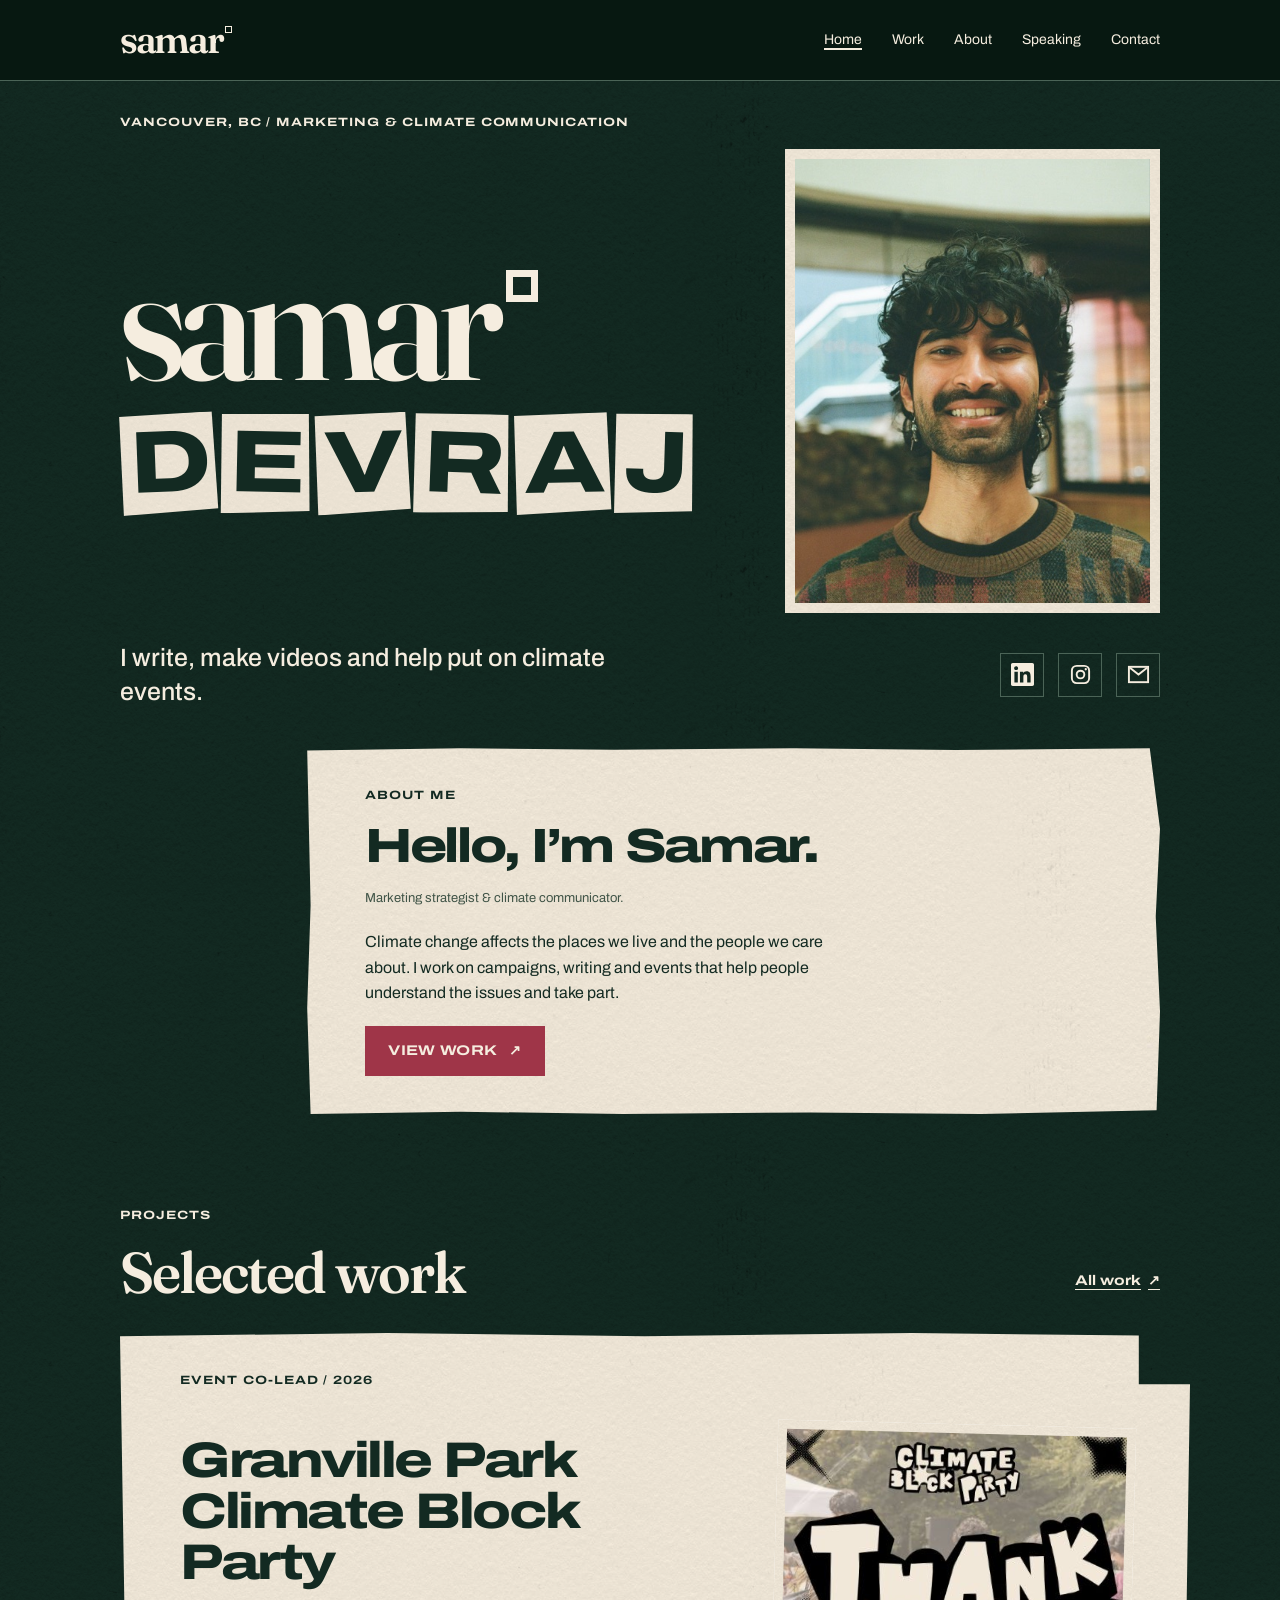
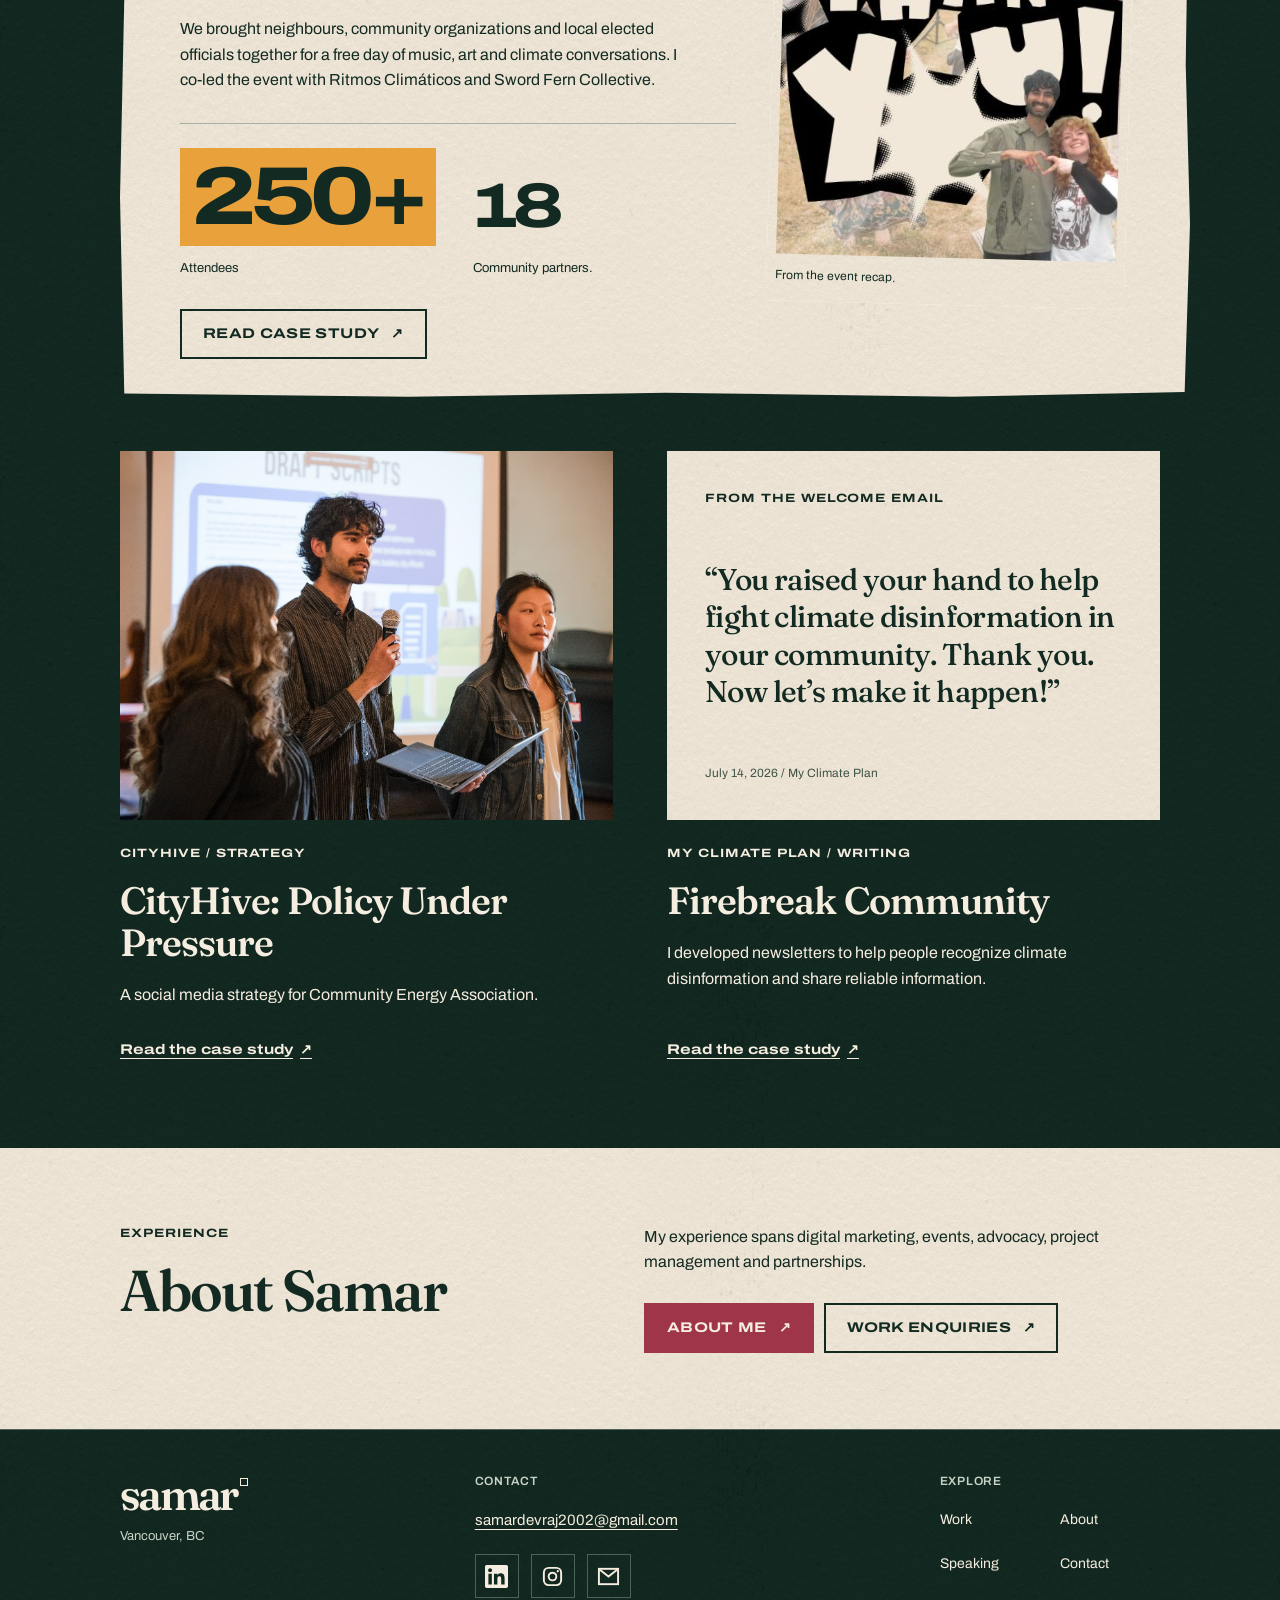
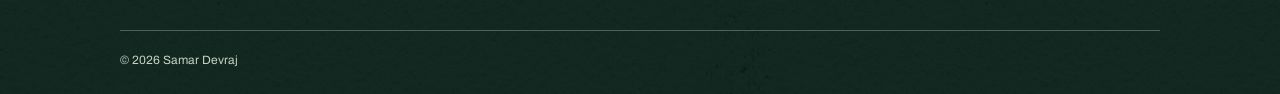
<file: index.html>
<!DOCTYPE html>

<html lang="en"><head><meta charset="utf-8"/><meta content="width=device-width,initial-scale=1" name="viewport"/><meta content="#132A22" name="theme-color"/><title>Marketing strategist &amp; climate communicator — Samar Devraj</title><meta content="Samar Devraj is a Vancouver-based marketing strategist and climate communicator working across campaigns, writing, events and strategy." name="description"/><meta content="website" property="og:type"/><meta content="Marketing strategist &amp; climate communicator — Samar Devraj" property="og:title"/><meta content="Samar Devraj is a Vancouver-based marketing strategist and climate communicator working across campaigns, writing, events and strategy." property="og:description"/><link href="assets/favicon.svg" rel="icon" type="image/svg+xml"/><link href="https://fonts.googleapis.com" rel="preconnect"/><link crossorigin="" href="https://fonts.gstatic.com" rel="preconnect"/><link href="https://fonts.googleapis.com/css2?family=Archivo:wdth,wght@100,400;100,500;100,600;125,600;125,700;125,800&amp;family=Fraunces:opsz,wght@9..144,500;9..144,600&amp;display=swap" rel="stylesheet"/><link href="styles.css" rel="stylesheet"/><script defer="" src="script.js"></script></head><body class="page-index"><a class="skip-link" href="#main">Skip to content</a><header class="site-header"><div class="header-inner"><a aria-label="Samar Devraj, home" class="brand" href="index.html">samar<span aria-hidden="true" class="degree"></span></a><button aria-controls="site-nav" aria-expanded="false" class="menu-toggle" type="button">Menu <span aria-hidden="true" class="menu-icon"></span></button><nav aria-label="Main navigation" class="site-nav" id="site-nav"><a aria-current="page" href="index.html">Home</a><a href="work.html">Work</a><a href="about.html">About</a><a href="speaking.html">Speaking</a><a href="contact.html">Contact</a></nav></div></header><main id="main" tabindex="-1">
<section class="home-hero"><div class="container"><p class="eyebrow">Vancouver, BC / Marketing &amp; climate communication</p><div class="hero-layout"><div class="hero-identity"><h1 aria-label="Samar Devraj" class="wordmark"><span class="first-name">samar<span aria-hidden="true" class="degree"></span></span><span class="surname"><span style="--tilt:-2.2deg">D</span><span style="--tilt:1.2deg">E</span><span style="--tilt:-1.6deg">V</span><span style="--tilt:2.1deg">R</span><span style="--tilt:-1.1deg">A</span><span style="--tilt:1.8deg">J</span></span></h1></div><figure class="hero-photo paper"><img alt="Samar smiling in a patterned sweater" decoding="async" fetchpriority="high" height="1440" sizes="(max-width: 520px) calc(100vw - 64px), (max-width: 760px) 34vw, (max-width: 1160px) 30vw, 360px" src="assets/samar-portrait.jpg" srcset="assets/samar-portrait-small.jpg 477w, assets/samar-portrait.jpg 954w" width="954"/></figure></div><div class="hero-bottom hero-summary"><p class="hero-intro">I write, make videos and help put on climate events.</p><div class="social-links"><a aria-label="LinkedIn" class="social-link" href="https://www.linkedin.com/in/samar-devraj/" rel="noopener" target="_blank" title="LinkedIn"><svg aria-hidden="true" focusable="false" height="24" viewbox="0 0 24 24" width="24"><path d="M20.447 20.452h-3.554v-5.569c0-1.328-.027-3.037-1.852-3.037-1.853 0-2.136 1.445-2.136 2.939v5.667H9.351V9h3.414v1.561h.046c.477-.9 1.637-1.85 3.37-1.85 3.601 0 4.267 2.37 4.267 5.455v6.286zM5.337 7.433c-1.144 0-2.063-.926-2.063-2.065 0-1.138.92-2.063 2.063-2.063 1.14 0 2.064.925 2.064 2.063 0 1.139-.925 2.065-2.064 2.065zm1.782 13.019H3.555V9h3.564v11.452zM22.225 0H1.771C.792 0 0 .774 0 1.729v20.542C0 23.227.792 24 1.771 24h20.451C23.2 24 24 23.227 24 22.271V1.729C24 .774 23.2 0 22.222 0h.003z" fill="currentColor"></path></svg></a><a aria-label="Instagram" class="social-link" href="https://www.instagram.com/hottest.samar.yet/" rel="noopener" target="_blank" title="Instagram"><svg aria-hidden="true" focusable="false" height="24" viewbox="0 0 24 24" width="24"><rect fill="none" height="18" rx="5" stroke="currentColor" stroke-width="2" width="18" x="3" y="3"></rect><circle cx="12" cy="12" fill="none" r="4" stroke="currentColor" stroke-width="2"></circle><circle cx="17.5" cy="6.5" fill="currentColor" r="1.2"></circle></svg></a><a aria-label="Email" class="social-link" href="mailto:samardevraj2002@gmail.com" title="Email"><svg aria-hidden="true" focusable="false" height="24" viewbox="0 0 24 24" width="24"><rect fill="none" height="16" stroke="currentColor" stroke-width="2" width="20" x="2" y="4"></rect><path d="m3 5 9 7 9-7" fill="none" stroke="currentColor" stroke-width="2"></path></svg></a></div></div></div></section>
<section class="positioning-section"><div class="container"><div class="positioning-sheet paper paper-piece"><p class="eyebrow">About me</p><h2 class="wide-title">Hello, I’m Samar.</h2><p class="quiet positioning-role">Marketing strategist &amp; climate communicator.</p><p>Climate change affects the places we live and the people we care about. I work on campaigns, writing and events that help people understand the issues and take part.</p><a class="button" href="work.html">View work <span aria-hidden="true">↗</span></a></div></div></section>
<section class="section"><div class="container"><div class="section-heading"><div><p class="eyebrow">Projects</p><h2 class="section-title">Selected work</h2></div><a class="text-link" href="work.html">All work <span aria-hidden="true">↗</span></a></div>
<article class="invitation paper open-corner paper-piece"><div class="invitation-copy"><div class="invitation-mast"><p class="eyebrow">Event co-lead / 2026</p></div><h3 class="invitation-title">Granville Park<br/>Climate Block Party</h3><p>We brought neighbours, community organizations and local elected officials together for a free day of music, art and climate conversations. I co-led the event with Ritmos Climáticos and Sword Fern Collective.</p><div class="result-row"><div><strong class="result">250+</strong><span>Attendees</span></div><div><strong class="partner-result">18</strong><span>Community partners.</span></div></div><a class="button secondary" href="work/block-party.html">Read case study <span aria-hidden="true">↗</span></a></div><figure class="featured-artifact"><img alt="The Block Party’s collage thank-you graphic, with photographs of organizers and attendees" height="500" loading="lazy" src="assets/block-party-recap.jpg" width="400"/><figcaption>From the event recap.</figcaption></figure></article>
<div class="selected-pair"><article class="selected-story"><img alt="Samar presenting a building-policy communications strategy with his CityHive teammates" class="selected-media" height="1067" loading="lazy" src="assets/cityhive.jpg" width="1600"/><p class="eyebrow">CityHive / Strategy</p><h3>CityHive: Policy Under Pressure</h3><p>A social media strategy for Community Energy Association.</p><a class="text-link" href="work/cityhive.html">Read the case study <span aria-hidden="true">↗</span></a></article><article class="selected-story letter-story"><blockquote class="selected-media selected-excerpt"><span class="eyebrow">From the welcome email</span><p>“You raised your hand to help fight climate disinformation in your community. Thank you. Now let’s make it happen!”</p><cite>July 14, 2026 / My Climate Plan</cite></blockquote><p class="eyebrow">My Climate Plan / Writing</p><h3>Firebreak Community</h3><p>I developed newsletters to help people recognize climate disinformation and share reliable information.</p><a class="text-link" href="work/firebreak.html">Read the case study <span aria-hidden="true">↗</span></a></article></div></div></section>
<section class="section paper"><div class="container about-teaser"><div><p class="eyebrow">Experience</p><h2 class="section-title">About Samar</h2></div><div><p>My experience spans digital marketing, events, advocacy, project management and partnerships.</p><a class="button" href="about.html">About me <span aria-hidden="true">↗</span></a><a class="button secondary" href="contact.html">Work enquiries <span aria-hidden="true">↗</span></a></div></div></section></main><footer class="site-footer">
<div class="container">
<div class="footer-top">
<div class="footer-identity">
<a aria-label="Samar Devraj, home" class="footer-brand" href="index.html">samar<span aria-hidden="true" class="degree"></span></a>
<p class="footer-location">Vancouver, BC</p>
</div>
<div class="footer-contact">
<p class="footer-label">Contact</p>
<a class="footer-email" href="mailto:samardevraj2002@gmail.com">samardevraj2002@gmail.com</a>
<div class="social-links">
<a aria-label="LinkedIn" class="social-link" href="https://www.linkedin.com/in/samar-devraj/" rel="noopener" target="_blank" title="LinkedIn">
<svg aria-hidden="true" focusable="false" height="24" viewbox="0 0 24 24" width="24"><path d="M20.447 20.452h-3.554v-5.569c0-1.328-.027-3.037-1.852-3.037-1.853 0-2.136 1.445-2.136 2.939v5.667H9.351V9h3.414v1.561h.046c.477-.9 1.637-1.85 3.37-1.85 3.601 0 4.267 2.37 4.267 5.455v6.286zM5.337 7.433c-1.144 0-2.063-.926-2.063-2.065 0-1.138.92-2.063 2.063-2.063 1.14 0 2.064.925 2.064 2.063 0 1.139-.925 2.065-2.064 2.065zm1.782 13.019H3.555V9h3.564v11.452zM22.225 0H1.771C.792 0 0 .774 0 1.729v20.542C0 23.227.792 24 1.771 24h20.451C23.2 24 24 23.227 24 22.271V1.729C24 .774 23.2 0 22.222 0h.003z" fill="currentColor"></path></svg>
</a>
<a aria-label="Instagram" class="social-link" href="https://www.instagram.com/hottest.samar.yet/" rel="noopener" target="_blank" title="Instagram">
<svg aria-hidden="true" focusable="false" height="24" viewbox="0 0 24 24" width="24"><rect fill="none" height="18" rx="5" stroke="currentColor" stroke-width="2" width="18" x="3" y="3"></rect><circle cx="12" cy="12" fill="none" r="4" stroke="currentColor" stroke-width="2"></circle><circle cx="17.5" cy="6.5" fill="currentColor" r="1.2"></circle></svg>
</a>
<a aria-label="Email" class="social-link" href="mailto:samardevraj2002@gmail.com" title="Email">
<svg aria-hidden="true" focusable="false" height="24" viewbox="0 0 24 24" width="24"><rect fill="none" height="16" stroke="currentColor" stroke-width="2" width="20" x="2" y="4"></rect><path d="m3 5 9 7 9-7" fill="none" stroke="currentColor" stroke-width="2"></path></svg>
</a>
</div>
</div>
<nav aria-label="Footer navigation" class="footer-navigation">
<p class="footer-label">Explore</p>
<div class="footer-links">
<a href="work.html">Work</a>
<a href="about.html">About</a>
<a href="speaking.html">Speaking</a>
<a href="contact.html">Contact</a>
</div>
</nav>
</div>
<div class="footer-bottom">© <span data-year="">2026</span> Samar Devraj</div>
</div>
</footer></body></html>
</file>
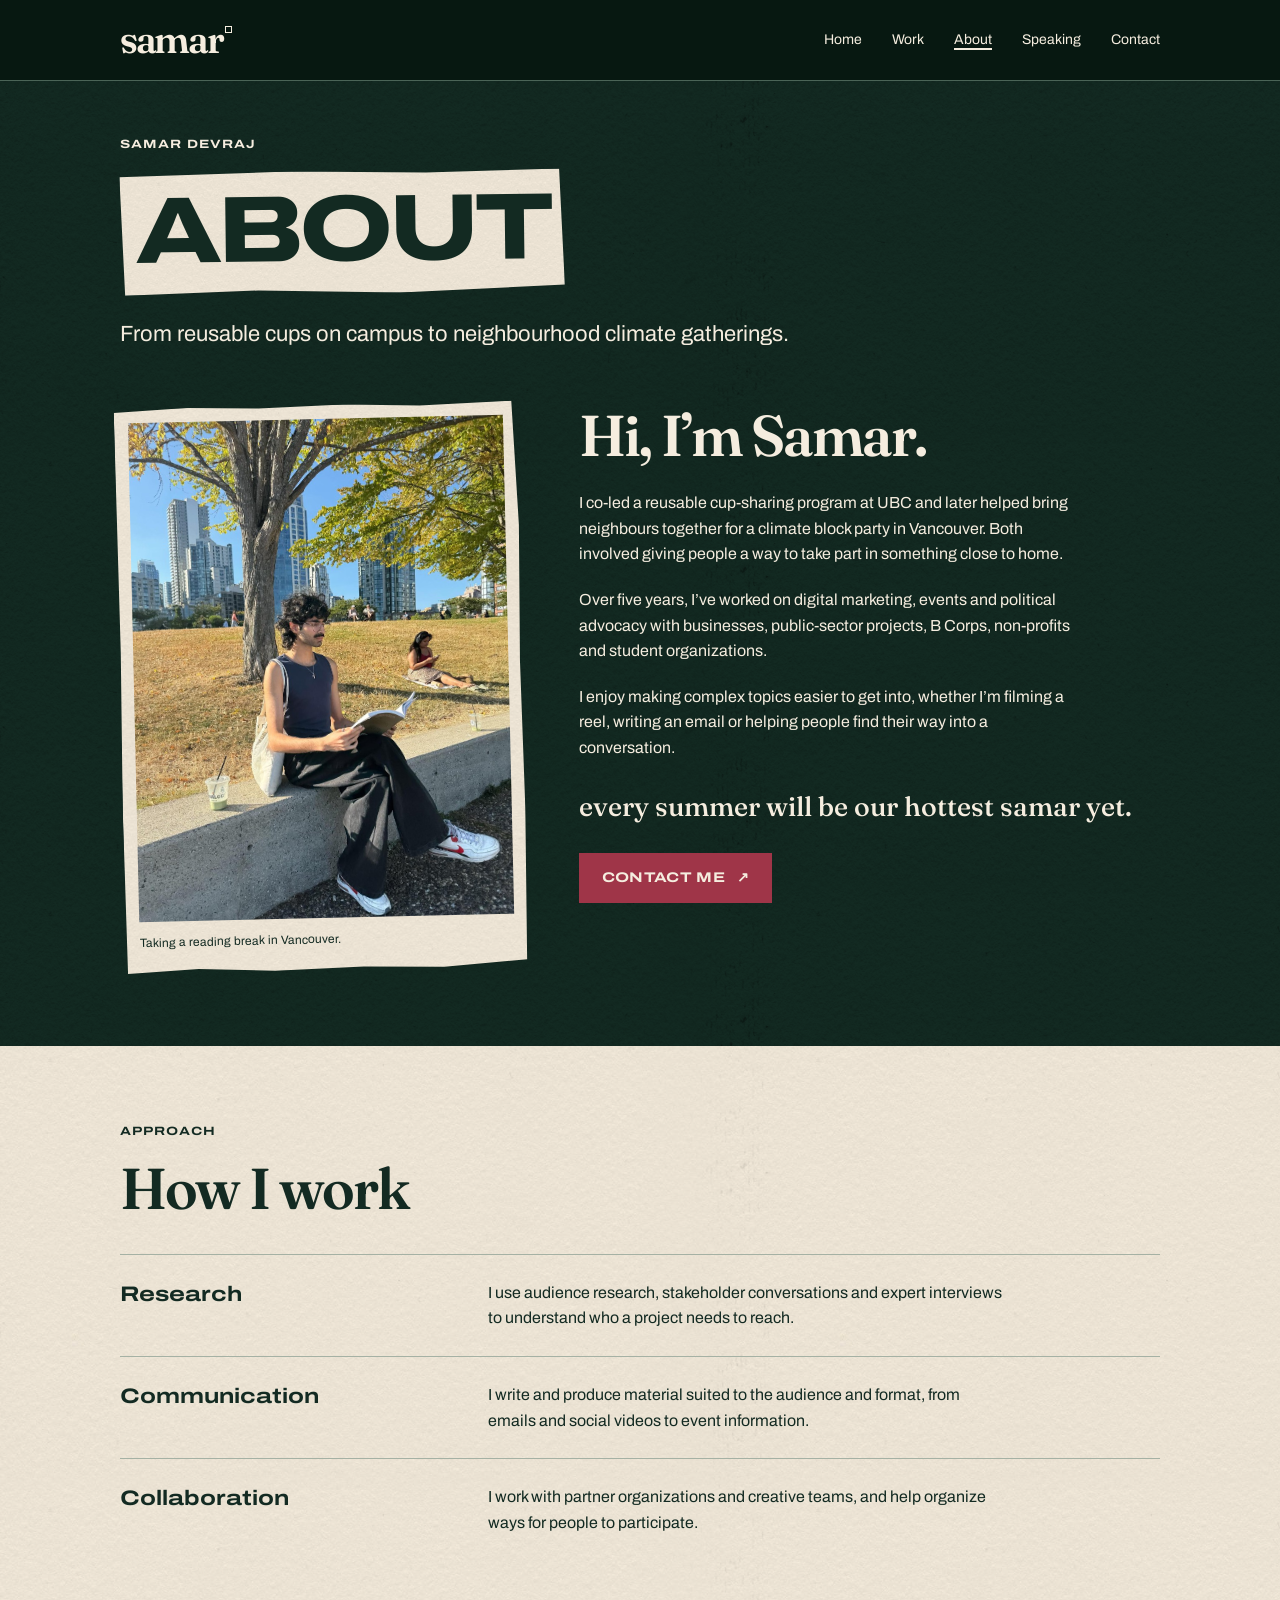
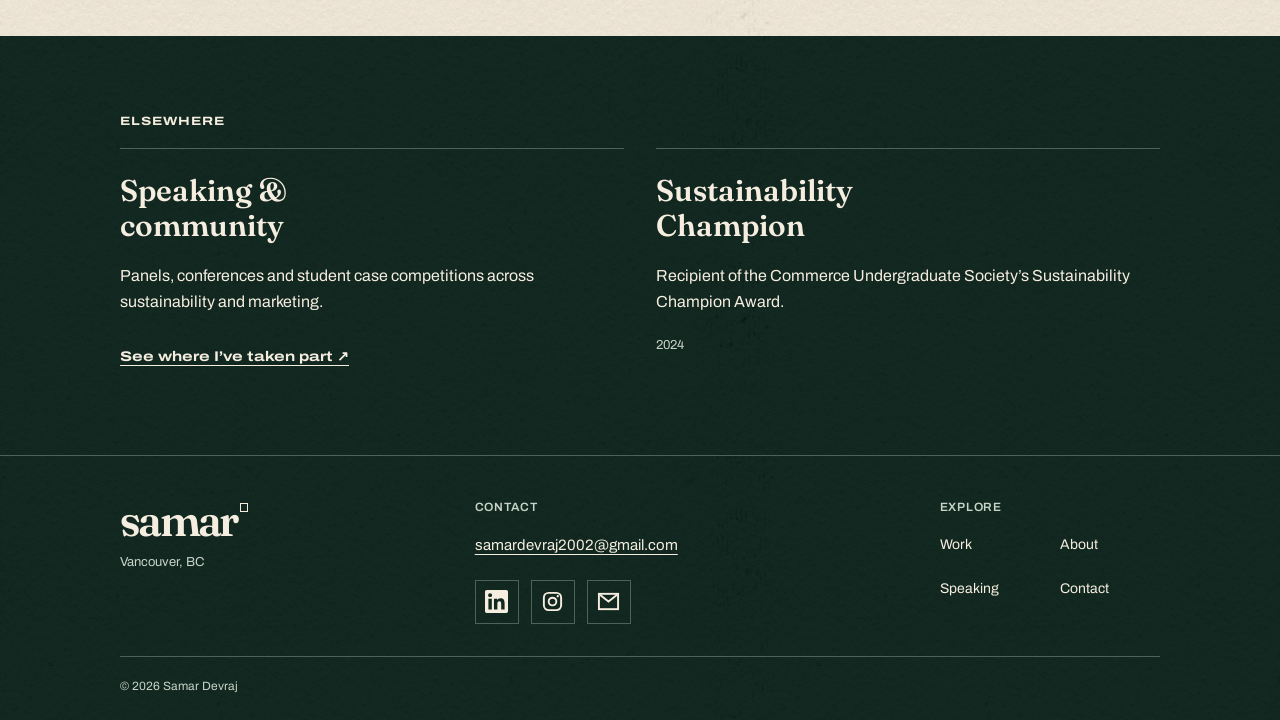
<file: about.html>
<!DOCTYPE html>

<html lang="en"><head><meta charset="utf-8"/><meta content="width=device-width,initial-scale=1" name="viewport"/><meta content="#132A22" name="theme-color"/><title>About — Samar Devraj</title><meta content="Meet Samar Devraj: Vancouver marketing strategist, climate communicator and community organizer." name="description"/><meta content="website" property="og:type"/><meta content="About — Samar Devraj" property="og:title"/><meta content="Meet Samar Devraj: Vancouver marketing strategist, climate communicator and community organizer." property="og:description"/><link href="assets/favicon.svg" rel="icon" type="image/svg+xml"/><link href="https://fonts.googleapis.com" rel="preconnect"/><link crossorigin="" href="https://fonts.gstatic.com" rel="preconnect"/><link href="https://fonts.googleapis.com/css2?family=Archivo:wdth,wght@100,400;100,500;100,600;125,600;125,700;125,800&amp;family=Fraunces:opsz,wght@9..144,500;9..144,600&amp;display=swap" rel="stylesheet"/><link href="styles.css" rel="stylesheet"/><script defer="" src="script.js"></script></head><body class="page-about"><a class="skip-link" href="#main">Skip to content</a><header class="site-header"><div class="header-inner"><a aria-label="Samar Devraj, home" class="brand" href="index.html">samar<span aria-hidden="true" class="degree"></span></a><button aria-controls="site-nav" aria-expanded="false" class="menu-toggle" type="button">Menu <span aria-hidden="true" class="menu-icon"></span></button><nav aria-label="Main navigation" class="site-nav" id="site-nav"><a href="index.html">Home</a><a href="work.html">Work</a><a aria-current="page" href="about.html">About</a><a href="speaking.html">Speaking</a><a href="contact.html">Contact</a></nav></div></header><main id="main" tabindex="-1"><section class="page-intro"><div class="container"><p class="eyebrow">Samar Devraj</p><h1 class="page-title">ABOUT</h1><p class="page-dek">From reusable cups on campus to neighbourhood climate gatherings.</p></div></section><section class="section compact"><div class="container bio-layout"><figure class="paper-piece"><img alt="Samar reading under a tree in Vancouver" class="portrait" height="1200" src="assets/samar.jpg" width="905"/><figcaption>Taking a reading break in Vancouver.</figcaption></figure><div class="bio-copy"><h2 class="section-title">Hi, I’m Samar.</h2><p>I co-led a reusable cup-sharing program at UBC and later helped bring neighbours together for a climate block party in Vancouver. Both involved giving people a way to take part in something close to home.</p><p>Over five years, I’ve worked on digital marketing, events and political advocacy with businesses, public-sector projects, B Corps, non-profits and student organizations.</p><p>I enjoy making complex topics easier to get into, whether I’m filming a reel, writing an email or helping people find their way into a conversation.</p><p class="bio-signoff">every summer will be our hottest samar yet.</p><a class="button" href="contact.html">Contact me <span aria-hidden="true">↗</span></a></div></div></section><section class="section paper"><div class="container"><p class="eyebrow">Approach</p><h2 class="section-title">How I work</h2><dl class="approach-list"><div><dt>Research</dt><dd>I use audience research, stakeholder conversations and expert interviews to understand who a project needs to reach.</dd></div><div><dt>Communication</dt><dd>I write and produce material suited to the audience and format, from emails and social videos to event information.</dd></div><div><dt>Collaboration</dt><dd>I work with partner organizations and creative teams, and help organize ways for people to participate.</dd></div></dl></div></section><section class="section"><div class="container"><p class="eyebrow">Elsewhere</p><div class="recognition-grid"><article><h2>Speaking &amp;<br/>community</h2><p>Panels, conferences and student case competitions across sustainability and marketing.</p><a class="text-link" href="speaking.html">See where I’ve taken part ↗</a></article><article><h2>Sustainability<br/>Champion</h2><p>Recipient of the Commerce Undergraduate Society’s Sustainability Champion Award.</p><p class="quiet">2024</p></article></div></div></section></main><footer class="site-footer">
<div class="container">
<div class="footer-top">
<div class="footer-identity">
<a aria-label="Samar Devraj, home" class="footer-brand" href="index.html">samar<span aria-hidden="true" class="degree"></span></a>
<p class="footer-location">Vancouver, BC</p>
</div>
<div class="footer-contact">
<p class="footer-label">Contact</p>
<a class="footer-email" href="mailto:samardevraj2002@gmail.com">samardevraj2002@gmail.com</a>
<div class="social-links">
<a aria-label="LinkedIn" class="social-link" href="https://www.linkedin.com/in/samar-devraj/" rel="noopener" target="_blank" title="LinkedIn">
<svg aria-hidden="true" focusable="false" height="24" viewbox="0 0 24 24" width="24"><path d="M20.447 20.452h-3.554v-5.569c0-1.328-.027-3.037-1.852-3.037-1.853 0-2.136 1.445-2.136 2.939v5.667H9.351V9h3.414v1.561h.046c.477-.9 1.637-1.85 3.37-1.85 3.601 0 4.267 2.37 4.267 5.455v6.286zM5.337 7.433c-1.144 0-2.063-.926-2.063-2.065 0-1.138.92-2.063 2.063-2.063 1.14 0 2.064.925 2.064 2.063 0 1.139-.925 2.065-2.064 2.065zm1.782 13.019H3.555V9h3.564v11.452zM22.225 0H1.771C.792 0 0 .774 0 1.729v20.542C0 23.227.792 24 1.771 24h20.451C23.2 24 24 23.227 24 22.271V1.729C24 .774 23.2 0 22.222 0h.003z" fill="currentColor"></path></svg>
</a>
<a aria-label="Instagram" class="social-link" href="https://www.instagram.com/hottest.samar.yet/" rel="noopener" target="_blank" title="Instagram">
<svg aria-hidden="true" focusable="false" height="24" viewbox="0 0 24 24" width="24"><rect fill="none" height="18" rx="5" stroke="currentColor" stroke-width="2" width="18" x="3" y="3"></rect><circle cx="12" cy="12" fill="none" r="4" stroke="currentColor" stroke-width="2"></circle><circle cx="17.5" cy="6.5" fill="currentColor" r="1.2"></circle></svg>
</a>
<a aria-label="Email" class="social-link" href="mailto:samardevraj2002@gmail.com" title="Email">
<svg aria-hidden="true" focusable="false" height="24" viewbox="0 0 24 24" width="24"><rect fill="none" height="16" stroke="currentColor" stroke-width="2" width="20" x="2" y="4"></rect><path d="m3 5 9 7 9-7" fill="none" stroke="currentColor" stroke-width="2"></path></svg>
</a>
</div>
</div>
<nav aria-label="Footer navigation" class="footer-navigation">
<p class="footer-label">Explore</p>
<div class="footer-links">
<a href="work.html">Work</a>
<a href="about.html">About</a>
<a href="speaking.html">Speaking</a>
<a href="contact.html">Contact</a>
</div>
</nav>
</div>
<div class="footer-bottom">© <span data-year="">2026</span> Samar Devraj</div>
</div>
</footer></body></html>
</file>
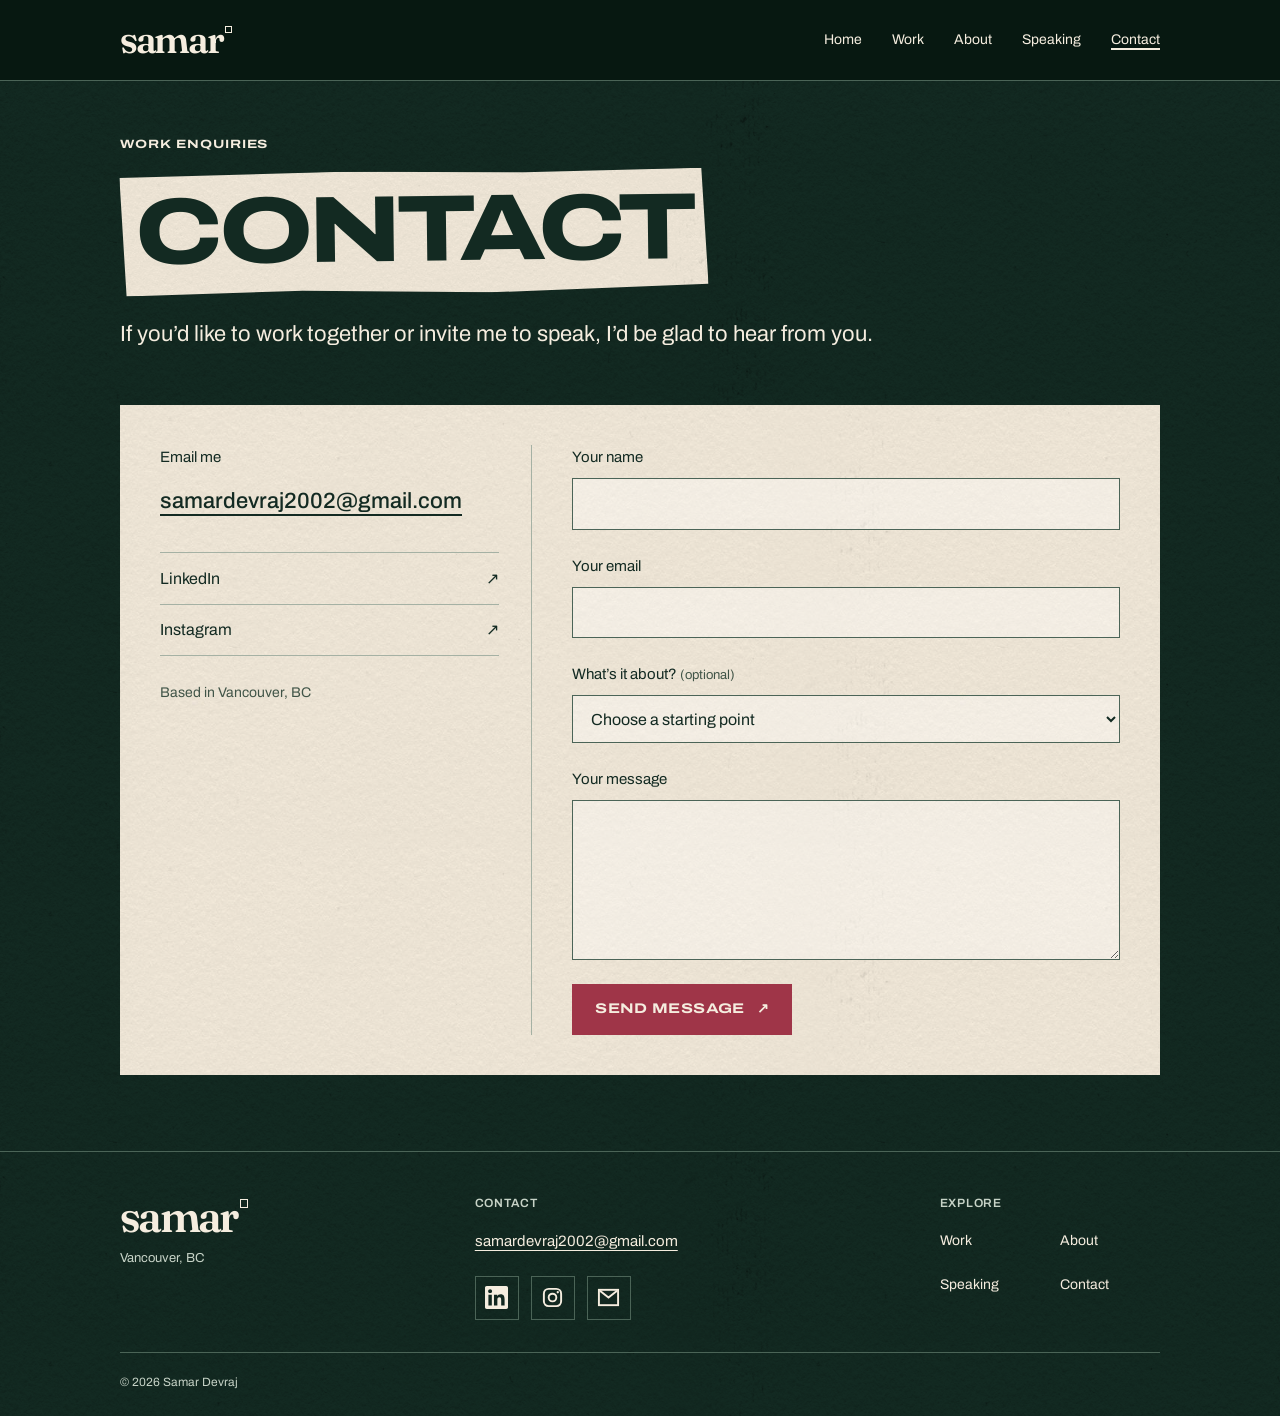
<file: contact.html>
<!DOCTYPE html>

<html lang="en"><head><meta charset="utf-8"/><meta content="width=device-width,initial-scale=1" name="viewport"/><meta content="#132A22" name="theme-color"/><title>Contact — Samar Devraj</title><meta content="Contact Samar Devraj about campaigns, writing, events, strategy or speaking." name="description"/><meta content="website" property="og:type"/><meta content="Contact — Samar Devraj" property="og:title"/><meta content="Contact Samar Devraj about campaigns, writing, events, strategy or speaking." property="og:description"/><link href="assets/favicon.svg" rel="icon" type="image/svg+xml"/><link href="https://fonts.googleapis.com" rel="preconnect"/><link crossorigin="" href="https://fonts.gstatic.com" rel="preconnect"/><link href="https://fonts.googleapis.com/css2?family=Archivo:wdth,wght@100,400;100,500;100,600;125,600;125,700;125,800&amp;family=Fraunces:opsz,wght@9..144,500;9..144,600&amp;display=swap" rel="stylesheet"/><link href="styles.css" rel="stylesheet"/><script defer="" src="script.js"></script></head><body class="page-contact"><a class="skip-link" href="#main">Skip to content</a><header class="site-header"><div class="header-inner"><a aria-label="Samar Devraj, home" class="brand" href="index.html">samar<span aria-hidden="true" class="degree"></span></a><button aria-controls="site-nav" aria-expanded="false" class="menu-toggle" type="button">Menu <span aria-hidden="true" class="menu-icon"></span></button><nav aria-label="Main navigation" class="site-nav" id="site-nav"><a href="index.html">Home</a><a href="work.html">Work</a><a href="about.html">About</a><a href="speaking.html">Speaking</a><a aria-current="page" href="contact.html">Contact</a></nav></div></header><main id="main" tabindex="-1">
<section class="page-intro">
<div class="container">
<p class="eyebrow">Work enquiries</p>
<h1 class="page-title">CONTACT</h1>
<p class="page-dek">If you’d like to work together or invite me to speak, I’d be glad to hear from you.</p>
</div>
</section>
<section aria-label="Contact details and message form" class="section compact contact-section">
<div class="container">
<div class="contact-layout paper">
<div class="contact-details">
<p class="contact-label">Email me</p>
<a class="contact-email" href="mailto:samardevraj2002@gmail.com">samardevraj2002@<wbr/>gmail.com</a>
<div aria-label="Social profiles" class="contact-profiles">
<a href="https://www.linkedin.com/in/samar-devraj/" rel="noopener" target="_blank">LinkedIn <span aria-hidden="true">↗</span></a>
<a href="https://www.instagram.com/hottest.samar.yet/" rel="noopener" target="_blank">Instagram <span aria-hidden="true">↗</span></a>
</div>
<p class="contact-location">Based in Vancouver, BC</p>
</div>
<form action="https://api.web3forms.com/submit" aria-label="Send me a message" class="contact-form" id="contact-form" method="post">
<input name="access_key" type="hidden" value="7ea90994-b694-4c02-891a-3e7d49f2a3ca"/>
<input name="subject" type="hidden" value="Portfolio enquiry for Samar Devraj"/>
<input name="from_name" type="hidden" value="Samar Devraj Portfolio"/>
<input aria-hidden="true" class="honeypot" name="botcheck" tabindex="-1" type="checkbox"/>
<fieldset id="contact-fields">
<div class="contact-name-email">
<div class="field">
<label for="name">Your name</label>
<input autocomplete="name" id="name" maxlength="120" name="name" required=""/>
</div>
<div class="field">
<label for="email">Your email</label>
<input autocomplete="email" id="email" maxlength="254" name="email" required="" type="email"/>
</div>
</div>
<div class="field">
<label for="project">What’s it about? <span class="quiet">(optional)</span></label>
<select id="project" name="project">
<option value="">Choose a starting point</option>
<option>Campaigns</option>
<option>Writing</option>
<option>Events</option>
<option>Strategy</option>
<option>Something else</option>
</select>
</div>
<div class="field">
<label for="message">Your message</label>
<textarea id="message" maxlength="5000" name="message" required="" rows="5"></textarea>
</div>
<button class="button" type="submit">Send message <span aria-hidden="true">↗</span></button>
<p aria-atomic="true" aria-live="polite" class="form-status" id="form-status" role="status"></p>
</fieldset>
<noscript><p>You can also email me directly at <a href="mailto:samardevraj2002@gmail.com">samardevraj2002@gmail.com</a>.</p></noscript>
</form>
</div>
</div>
</section>
</main><footer class="site-footer">
<div class="container">
<div class="footer-top">
<div class="footer-identity">
<a aria-label="Samar Devraj, home" class="footer-brand" href="index.html">samar<span aria-hidden="true" class="degree"></span></a>
<p class="footer-location">Vancouver, BC</p>
</div>
<div class="footer-contact">
<p class="footer-label">Contact</p>
<a class="footer-email" href="mailto:samardevraj2002@gmail.com">samardevraj2002@gmail.com</a>
<div class="social-links">
<a aria-label="LinkedIn" class="social-link" href="https://www.linkedin.com/in/samar-devraj/" rel="noopener" target="_blank" title="LinkedIn">
<svg aria-hidden="true" focusable="false" height="24" viewbox="0 0 24 24" width="24"><path d="M20.447 20.452h-3.554v-5.569c0-1.328-.027-3.037-1.852-3.037-1.853 0-2.136 1.445-2.136 2.939v5.667H9.351V9h3.414v1.561h.046c.477-.9 1.637-1.85 3.37-1.85 3.601 0 4.267 2.37 4.267 5.455v6.286zM5.337 7.433c-1.144 0-2.063-.926-2.063-2.065 0-1.138.92-2.063 2.063-2.063 1.14 0 2.064.925 2.064 2.063 0 1.139-.925 2.065-2.064 2.065zm1.782 13.019H3.555V9h3.564v11.452zM22.225 0H1.771C.792 0 0 .774 0 1.729v20.542C0 23.227.792 24 1.771 24h20.451C23.2 24 24 23.227 24 22.271V1.729C24 .774 23.2 0 22.222 0h.003z" fill="currentColor"></path></svg>
</a>
<a aria-label="Instagram" class="social-link" href="https://www.instagram.com/hottest.samar.yet/" rel="noopener" target="_blank" title="Instagram">
<svg aria-hidden="true" focusable="false" height="24" viewbox="0 0 24 24" width="24"><rect fill="none" height="18" rx="5" stroke="currentColor" stroke-width="2" width="18" x="3" y="3"></rect><circle cx="12" cy="12" fill="none" r="4" stroke="currentColor" stroke-width="2"></circle><circle cx="17.5" cy="6.5" fill="currentColor" r="1.2"></circle></svg>
</a>
<a aria-label="Email" class="social-link" href="mailto:samardevraj2002@gmail.com" title="Email">
<svg aria-hidden="true" focusable="false" height="24" viewbox="0 0 24 24" width="24"><rect fill="none" height="16" stroke="currentColor" stroke-width="2" width="20" x="2" y="4"></rect><path d="m3 5 9 7 9-7" fill="none" stroke="currentColor" stroke-width="2"></path></svg>
</a>
</div>
</div>
<nav aria-label="Footer navigation" class="footer-navigation">
<p class="footer-label">Explore</p>
<div class="footer-links">
<a href="work.html">Work</a>
<a href="about.html">About</a>
<a href="speaking.html">Speaking</a>
<a href="contact.html">Contact</a>
</div>
</nav>
</div>
<div class="footer-bottom">© <span data-year="">2026</span> Samar Devraj</div>
</div>
</footer></body></html>
</file>
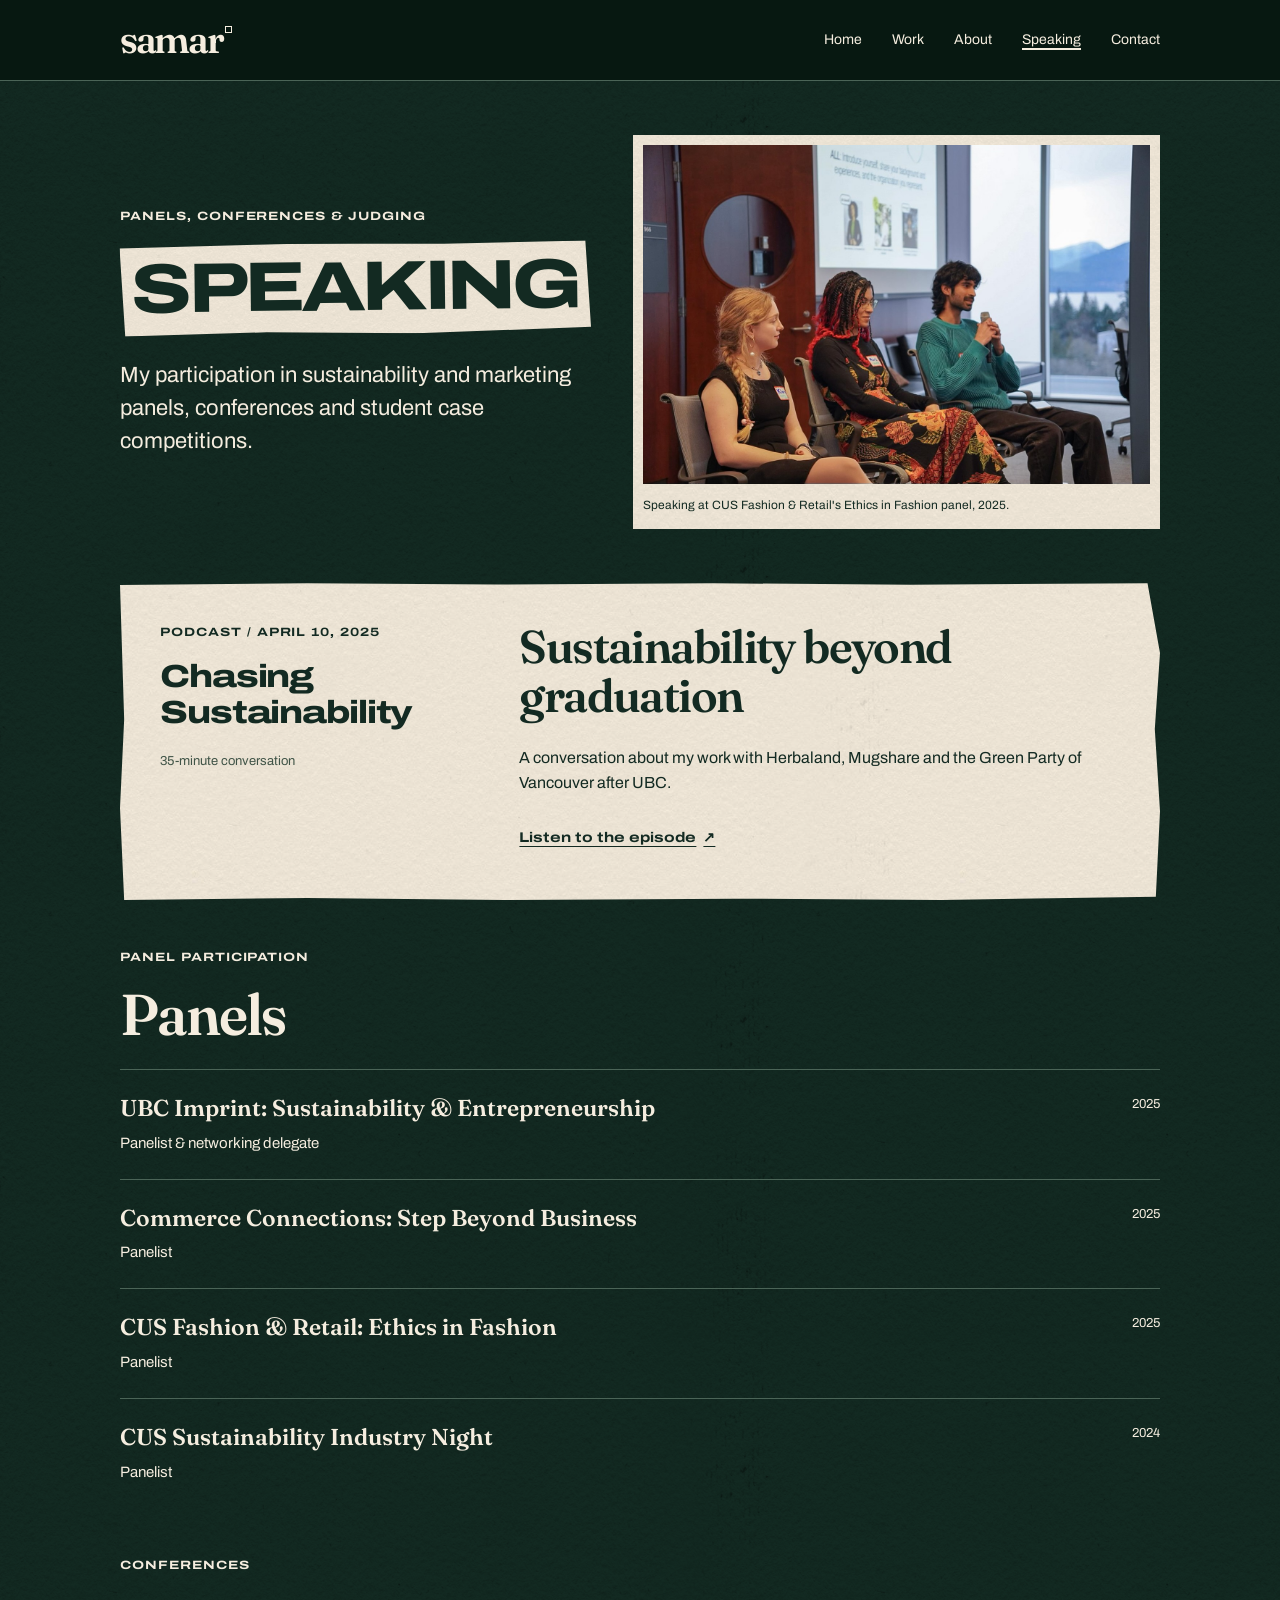
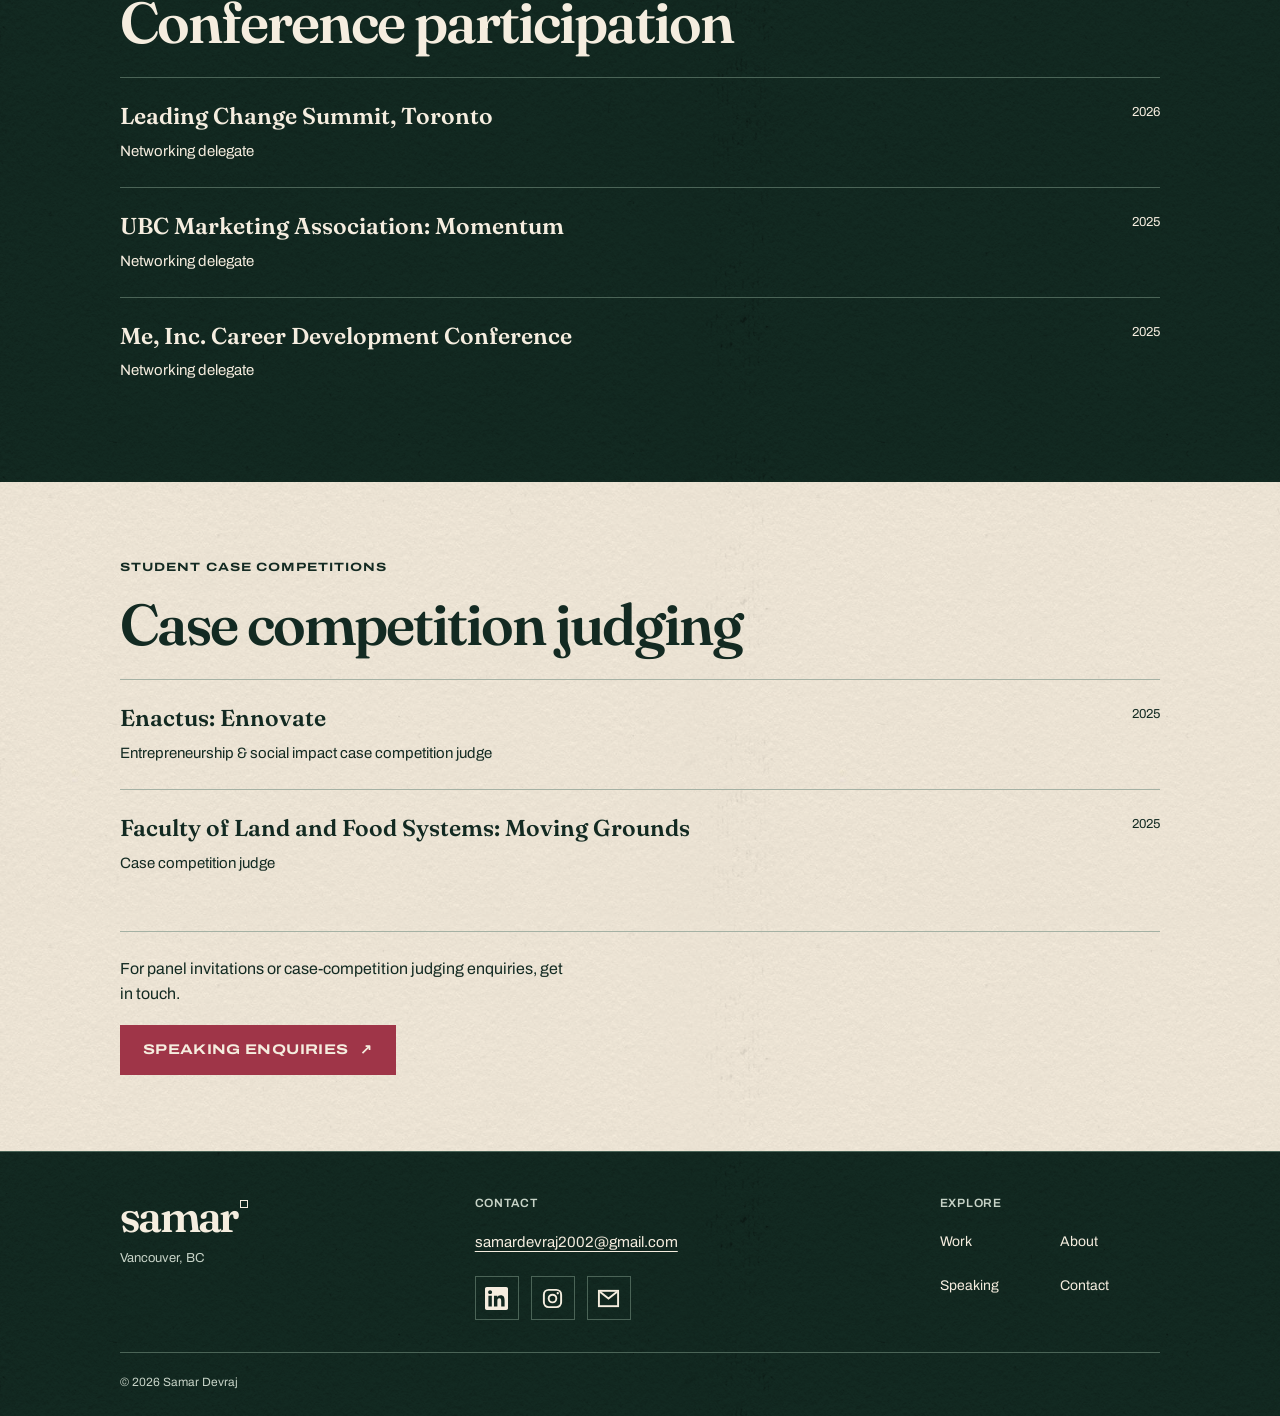
<file: speaking.html>
<!DOCTYPE html>

<html lang="en"><head><meta charset="utf-8"/><meta content="width=device-width,initial-scale=1" name="viewport"/><meta content="#132A22" name="theme-color"/><title>Speaking &amp; community — Samar Devraj</title><meta content="Samar Devraj’s sustainability and marketing panels, conference participation and student case-competition judging." name="description"/><meta content="website" property="og:type"/><meta content="Speaking &amp; community — Samar Devraj" property="og:title"/><meta content="Samar Devraj’s sustainability and marketing panels, conference participation and student case-competition judging." property="og:description"/><link href="assets/favicon.svg" rel="icon" type="image/svg+xml"/><link href="https://fonts.googleapis.com" rel="preconnect"/><link crossorigin="" href="https://fonts.gstatic.com" rel="preconnect"/><link href="https://fonts.googleapis.com/css2?family=Archivo:wdth,wght@100,400;100,500;100,600;125,600;125,700;125,800&amp;family=Fraunces:opsz,wght@9..144,500;9..144,600&amp;display=swap" rel="stylesheet"/><link href="styles.css" rel="stylesheet"/><script defer="" src="script.js"></script></head><body class="page-speaking"><a class="skip-link" href="#main">Skip to content</a><header class="site-header"><div class="header-inner"><a aria-label="Samar Devraj, home" class="brand" href="index.html">samar<span aria-hidden="true" class="degree"></span></a><button aria-controls="site-nav" aria-expanded="false" class="menu-toggle" type="button">Menu <span aria-hidden="true" class="menu-icon"></span></button><nav aria-label="Main navigation" class="site-nav" id="site-nav"><a href="index.html">Home</a><a href="work.html">Work</a><a href="about.html">About</a><a aria-current="page" href="speaking.html">Speaking</a><a href="contact.html">Contact</a></nav></div></header><main id="main" tabindex="-1"><section class="page-intro speaking-intro"><div class="container speaking-layout"><div class="speaking-intro-copy"><p class="eyebrow">Panels, conferences &amp; judging</p><h1 class="page-title">SPEAKING</h1><p class="page-dek">My participation in sustainability and marketing panels, conferences and student case competitions.</p></div><figure class="speaking-photo paper"><img alt="Samar speaking on the CUS Fashion and Retail Ethics in Fashion panel in 2025" decoding="async" fetchpriority="high" height="936" src="assets/samar-panel.jpg" width="1400"/><figcaption>Speaking at CUS Fashion &amp; Retail's Ethics in Fashion panel, 2025.</figcaption></figure></div></section><section class="section compact"><div class="container"><article class="podcast-feature paper paper-piece" id="podcast"><div><p class="eyebrow">Podcast / April 10, 2025</p><p class="podcast-series">Chasing<br/>Sustainability</p><p class="quiet">35-minute conversation</p></div><div><h2 class="section-title">Sustainability beyond graduation</h2><p>A conversation about my work with Herbaland, Mugshare and the Green Party of Vancouver after UBC.</p><a class="text-link" href="https://open.spotify.com/episode/0o3oG8JgPAEN53DjhAV4ru?si=131732a1ecc34616" rel="noopener" target="_blank">Listen to the episode <span aria-hidden="true">↗</span></a></div></article><p class="eyebrow">Panel participation</p><h2 class="section-title">Panels</h2><ul class="participation-list"><li><div><h3>UBC Imprint: Sustainability &amp; Entrepreneurship</h3><p>Panelist &amp; networking delegate</p></div><span>2025</span></li><li><div><h3>Commerce Connections: Step Beyond Business</h3><p>Panelist</p></div><span>2025</span></li><li><div><h3>CUS Fashion &amp; Retail: Ethics in Fashion</h3><p>Panelist</p></div><span>2025</span></li><li><div><h3>CUS Sustainability Industry Night</h3><p>Panelist</p></div><span>2024</span></li></ul></div></section><section class="section"><div class="container"><p class="eyebrow">Conferences</p><h2 class="section-title">Conference participation</h2><ul class="participation-list"><li><div><h3>Leading Change Summit, Toronto</h3><p>Networking delegate</p></div><span>2026</span></li><li><div><h3>UBC Marketing Association: Momentum</h3><p>Networking delegate</p></div><span>2025</span></li><li><div><h3>Me, Inc. Career Development Conference</h3><p>Networking delegate</p></div><span>2025</span></li></ul></div></section><section class="section paper"><div class="container"><p class="eyebrow">Student case competitions</p><h2 class="section-title">Case competition judging</h2><ul class="participation-list"><li><div><h3>Enactus: Ennovate</h3><p>Entrepreneurship &amp; social impact case competition judge</p></div><span>2025</span></li><li><div><h3>Faculty of Land and Food Systems: Moving Grounds</h3><p>Case competition judge</p></div><span>2025</span></li></ul><div class="speaking-enquiries"><p>For panel invitations or case-competition judging enquiries, get in touch.</p><a class="button" href="contact.html">Speaking enquiries <span aria-hidden="true">↗</span></a></div></div></section></main><footer class="site-footer">
<div class="container">
<div class="footer-top">
<div class="footer-identity">
<a aria-label="Samar Devraj, home" class="footer-brand" href="index.html">samar<span aria-hidden="true" class="degree"></span></a>
<p class="footer-location">Vancouver, BC</p>
</div>
<div class="footer-contact">
<p class="footer-label">Contact</p>
<a class="footer-email" href="mailto:samardevraj2002@gmail.com">samardevraj2002@gmail.com</a>
<div class="social-links">
<a aria-label="LinkedIn" class="social-link" href="https://www.linkedin.com/in/samar-devraj/" rel="noopener" target="_blank" title="LinkedIn">
<svg aria-hidden="true" focusable="false" height="24" viewbox="0 0 24 24" width="24"><path d="M20.447 20.452h-3.554v-5.569c0-1.328-.027-3.037-1.852-3.037-1.853 0-2.136 1.445-2.136 2.939v5.667H9.351V9h3.414v1.561h.046c.477-.9 1.637-1.85 3.37-1.85 3.601 0 4.267 2.37 4.267 5.455v6.286zM5.337 7.433c-1.144 0-2.063-.926-2.063-2.065 0-1.138.92-2.063 2.063-2.063 1.14 0 2.064.925 2.064 2.063 0 1.139-.925 2.065-2.064 2.065zm1.782 13.019H3.555V9h3.564v11.452zM22.225 0H1.771C.792 0 0 .774 0 1.729v20.542C0 23.227.792 24 1.771 24h20.451C23.2 24 24 23.227 24 22.271V1.729C24 .774 23.2 0 22.222 0h.003z" fill="currentColor"></path></svg>
</a>
<a aria-label="Instagram" class="social-link" href="https://www.instagram.com/hottest.samar.yet/" rel="noopener" target="_blank" title="Instagram">
<svg aria-hidden="true" focusable="false" height="24" viewbox="0 0 24 24" width="24"><rect fill="none" height="18" rx="5" stroke="currentColor" stroke-width="2" width="18" x="3" y="3"></rect><circle cx="12" cy="12" fill="none" r="4" stroke="currentColor" stroke-width="2"></circle><circle cx="17.5" cy="6.5" fill="currentColor" r="1.2"></circle></svg>
</a>
<a aria-label="Email" class="social-link" href="mailto:samardevraj2002@gmail.com" title="Email">
<svg aria-hidden="true" focusable="false" height="24" viewbox="0 0 24 24" width="24"><rect fill="none" height="16" stroke="currentColor" stroke-width="2" width="20" x="2" y="4"></rect><path d="m3 5 9 7 9-7" fill="none" stroke="currentColor" stroke-width="2"></path></svg>
</a>
</div>
</div>
<nav aria-label="Footer navigation" class="footer-navigation">
<p class="footer-label">Explore</p>
<div class="footer-links">
<a href="work.html">Work</a>
<a href="about.html">About</a>
<a href="speaking.html">Speaking</a>
<a href="contact.html">Contact</a>
</div>
</nav>
</div>
<div class="footer-bottom">© <span data-year="">2026</span> Samar Devraj</div>
</div>
</footer></body></html>
</file>
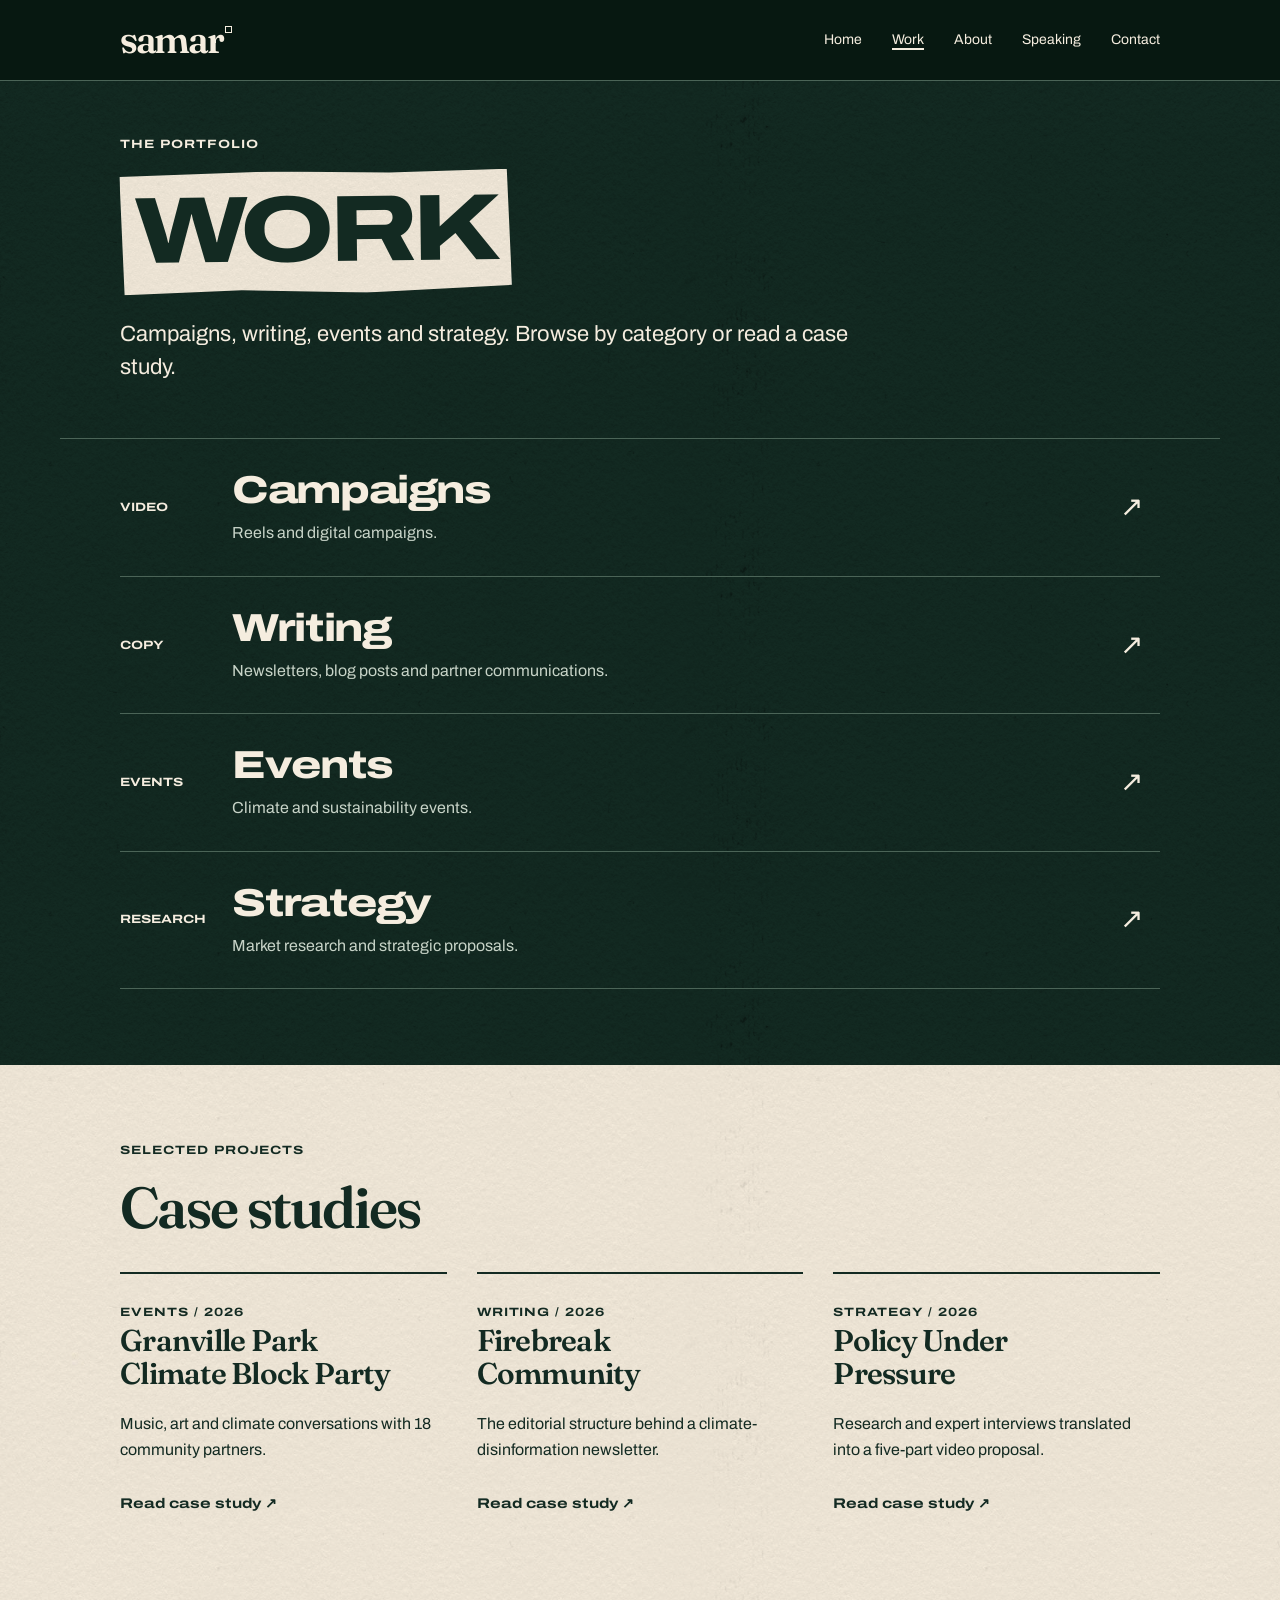
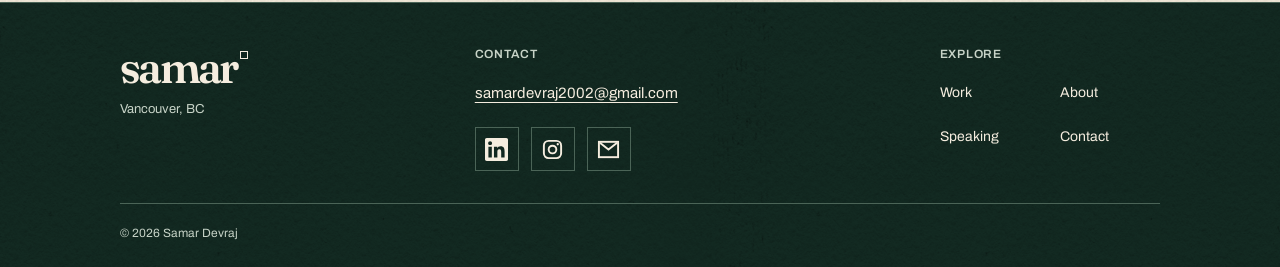
<file: work.html>
<!DOCTYPE html>

<html lang="en"><head><meta charset="utf-8"/><meta content="width=device-width,initial-scale=1" name="viewport"/><meta content="#132A22" name="theme-color"/><title>Work — Samar Devraj</title><meta content="Explore Samar Devraj’s campaign, writing, event and strategy portfolio, with selected case studies." name="description"/><meta content="website" property="og:type"/><meta content="Work — Samar Devraj" property="og:title"/><meta content="Explore Samar Devraj’s campaign, writing, event and strategy portfolio, with selected case studies." property="og:description"/><link href="assets/favicon.svg" rel="icon" type="image/svg+xml"/><link href="https://fonts.googleapis.com" rel="preconnect"/><link crossorigin="" href="https://fonts.gstatic.com" rel="preconnect"/><link href="https://fonts.googleapis.com/css2?family=Archivo:wdth,wght@100,400;100,500;100,600;125,600;125,700;125,800&amp;family=Fraunces:opsz,wght@9..144,500;9..144,600&amp;display=swap" rel="stylesheet"/><link href="styles.css" rel="stylesheet"/><script defer="" src="script.js"></script></head><body class="page-work"><a class="skip-link" href="#main">Skip to content</a><header class="site-header"><div class="header-inner"><a aria-label="Samar Devraj, home" class="brand" href="index.html">samar<span aria-hidden="true" class="degree"></span></a><button aria-controls="site-nav" aria-expanded="false" class="menu-toggle" type="button">Menu <span aria-hidden="true" class="menu-icon"></span></button><nav aria-label="Main navigation" class="site-nav" id="site-nav"><a href="index.html">Home</a><a aria-current="page" href="work.html">Work</a><a href="about.html">About</a><a href="speaking.html">Speaking</a><a href="contact.html">Contact</a></nav></div></header><main id="main" tabindex="-1"><section class="page-intro"><div class="container"><p class="eyebrow">The portfolio</p><h1 class="page-title">WORK</h1><p class="page-dek">Campaigns, writing, events and strategy. Browse by category or read a case study.</p></div></section><section class="section compact"><div class="container category-list"><a class="category-row" href="work/campaigns.html"><span class="category-format">Video</span><span><strong>Campaigns</strong><span class="category-description">Reels and digital campaigns.</span></span><span aria-hidden="true" class="category-arrow">↗</span></a><a class="category-row" href="work/writing.html"><span class="category-format">Copy</span><span><strong>Writing</strong><span class="category-description">Newsletters, blog posts and partner communications.</span></span><span aria-hidden="true" class="category-arrow">↗</span></a><a class="category-row" href="work/events.html"><span class="category-format">Events</span><span><strong>Events</strong><span class="category-description">Climate and sustainability events.</span></span><span aria-hidden="true" class="category-arrow">↗</span></a><a class="category-row" href="work/strategy.html"><span class="category-format">Research</span><span><strong>Strategy</strong><span class="category-description">Market research and strategic proposals.</span></span><span aria-hidden="true" class="category-arrow">↗</span></a></div></section><section class="section paper"><div class="container"><p class="eyebrow">Selected projects</p><h2 class="section-title">Case studies</h2><div class="case-index"><a href="work/block-party.html"><span class="eyebrow">Events / 2026</span><h3>Granville Park<br/>Climate Block Party</h3><p>Music, art and climate conversations with 18 community partners.</p><span class="text-link">Read case study ↗</span></a><a href="work/firebreak.html"><span class="eyebrow">Writing / 2026</span><h3>Firebreak<br/>Community</h3><p>The editorial structure behind a climate-disinformation newsletter.</p><span class="text-link">Read case study ↗</span></a><a href="work/cityhive.html"><span class="eyebrow">Strategy / 2026</span><h3>Policy Under<br/>Pressure</h3><p>Research and expert interviews translated into a five-part video proposal.</p><span class="text-link">Read case study ↗</span></a></div></div></section></main><footer class="site-footer">
<div class="container">
<div class="footer-top">
<div class="footer-identity">
<a aria-label="Samar Devraj, home" class="footer-brand" href="index.html">samar<span aria-hidden="true" class="degree"></span></a>
<p class="footer-location">Vancouver, BC</p>
</div>
<div class="footer-contact">
<p class="footer-label">Contact</p>
<a class="footer-email" href="mailto:samardevraj2002@gmail.com">samardevraj2002@gmail.com</a>
<div class="social-links">
<a aria-label="LinkedIn" class="social-link" href="https://www.linkedin.com/in/samar-devraj/" rel="noopener" target="_blank" title="LinkedIn">
<svg aria-hidden="true" focusable="false" height="24" viewbox="0 0 24 24" width="24"><path d="M20.447 20.452h-3.554v-5.569c0-1.328-.027-3.037-1.852-3.037-1.853 0-2.136 1.445-2.136 2.939v5.667H9.351V9h3.414v1.561h.046c.477-.9 1.637-1.85 3.37-1.85 3.601 0 4.267 2.37 4.267 5.455v6.286zM5.337 7.433c-1.144 0-2.063-.926-2.063-2.065 0-1.138.92-2.063 2.063-2.063 1.14 0 2.064.925 2.064 2.063 0 1.139-.925 2.065-2.064 2.065zm1.782 13.019H3.555V9h3.564v11.452zM22.225 0H1.771C.792 0 0 .774 0 1.729v20.542C0 23.227.792 24 1.771 24h20.451C23.2 24 24 23.227 24 22.271V1.729C24 .774 23.2 0 22.222 0h.003z" fill="currentColor"></path></svg>
</a>
<a aria-label="Instagram" class="social-link" href="https://www.instagram.com/hottest.samar.yet/" rel="noopener" target="_blank" title="Instagram">
<svg aria-hidden="true" focusable="false" height="24" viewbox="0 0 24 24" width="24"><rect fill="none" height="18" rx="5" stroke="currentColor" stroke-width="2" width="18" x="3" y="3"></rect><circle cx="12" cy="12" fill="none" r="4" stroke="currentColor" stroke-width="2"></circle><circle cx="17.5" cy="6.5" fill="currentColor" r="1.2"></circle></svg>
</a>
<a aria-label="Email" class="social-link" href="mailto:samardevraj2002@gmail.com" title="Email">
<svg aria-hidden="true" focusable="false" height="24" viewbox="0 0 24 24" width="24"><rect fill="none" height="16" stroke="currentColor" stroke-width="2" width="20" x="2" y="4"></rect><path d="m3 5 9 7 9-7" fill="none" stroke="currentColor" stroke-width="2"></path></svg>
</a>
</div>
</div>
<nav aria-label="Footer navigation" class="footer-navigation">
<p class="footer-label">Explore</p>
<div class="footer-links">
<a href="work.html">Work</a>
<a href="about.html">About</a>
<a href="speaking.html">Speaking</a>
<a href="contact.html">Contact</a>
</div>
</nav>
</div>
<div class="footer-bottom">© <span data-year="">2026</span> Samar Devraj</div>
</div>
</footer></body></html>
</file>
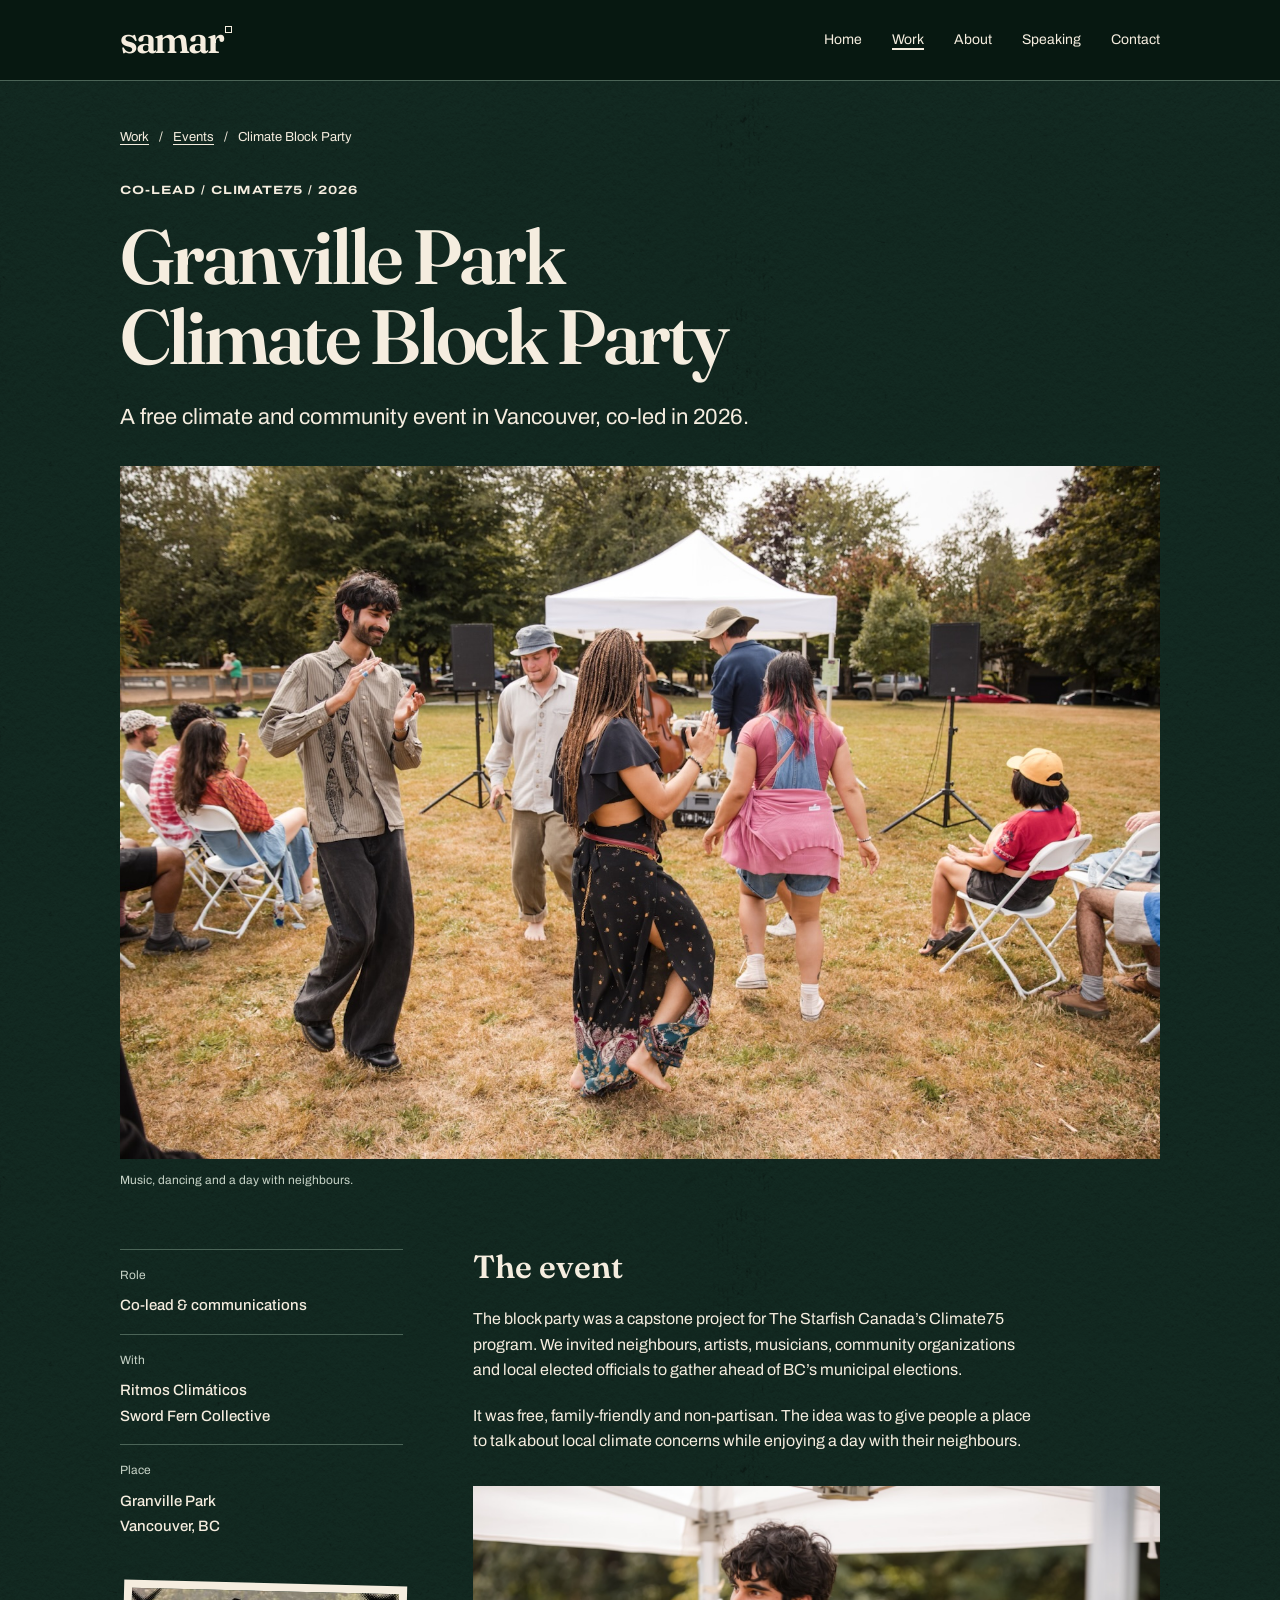
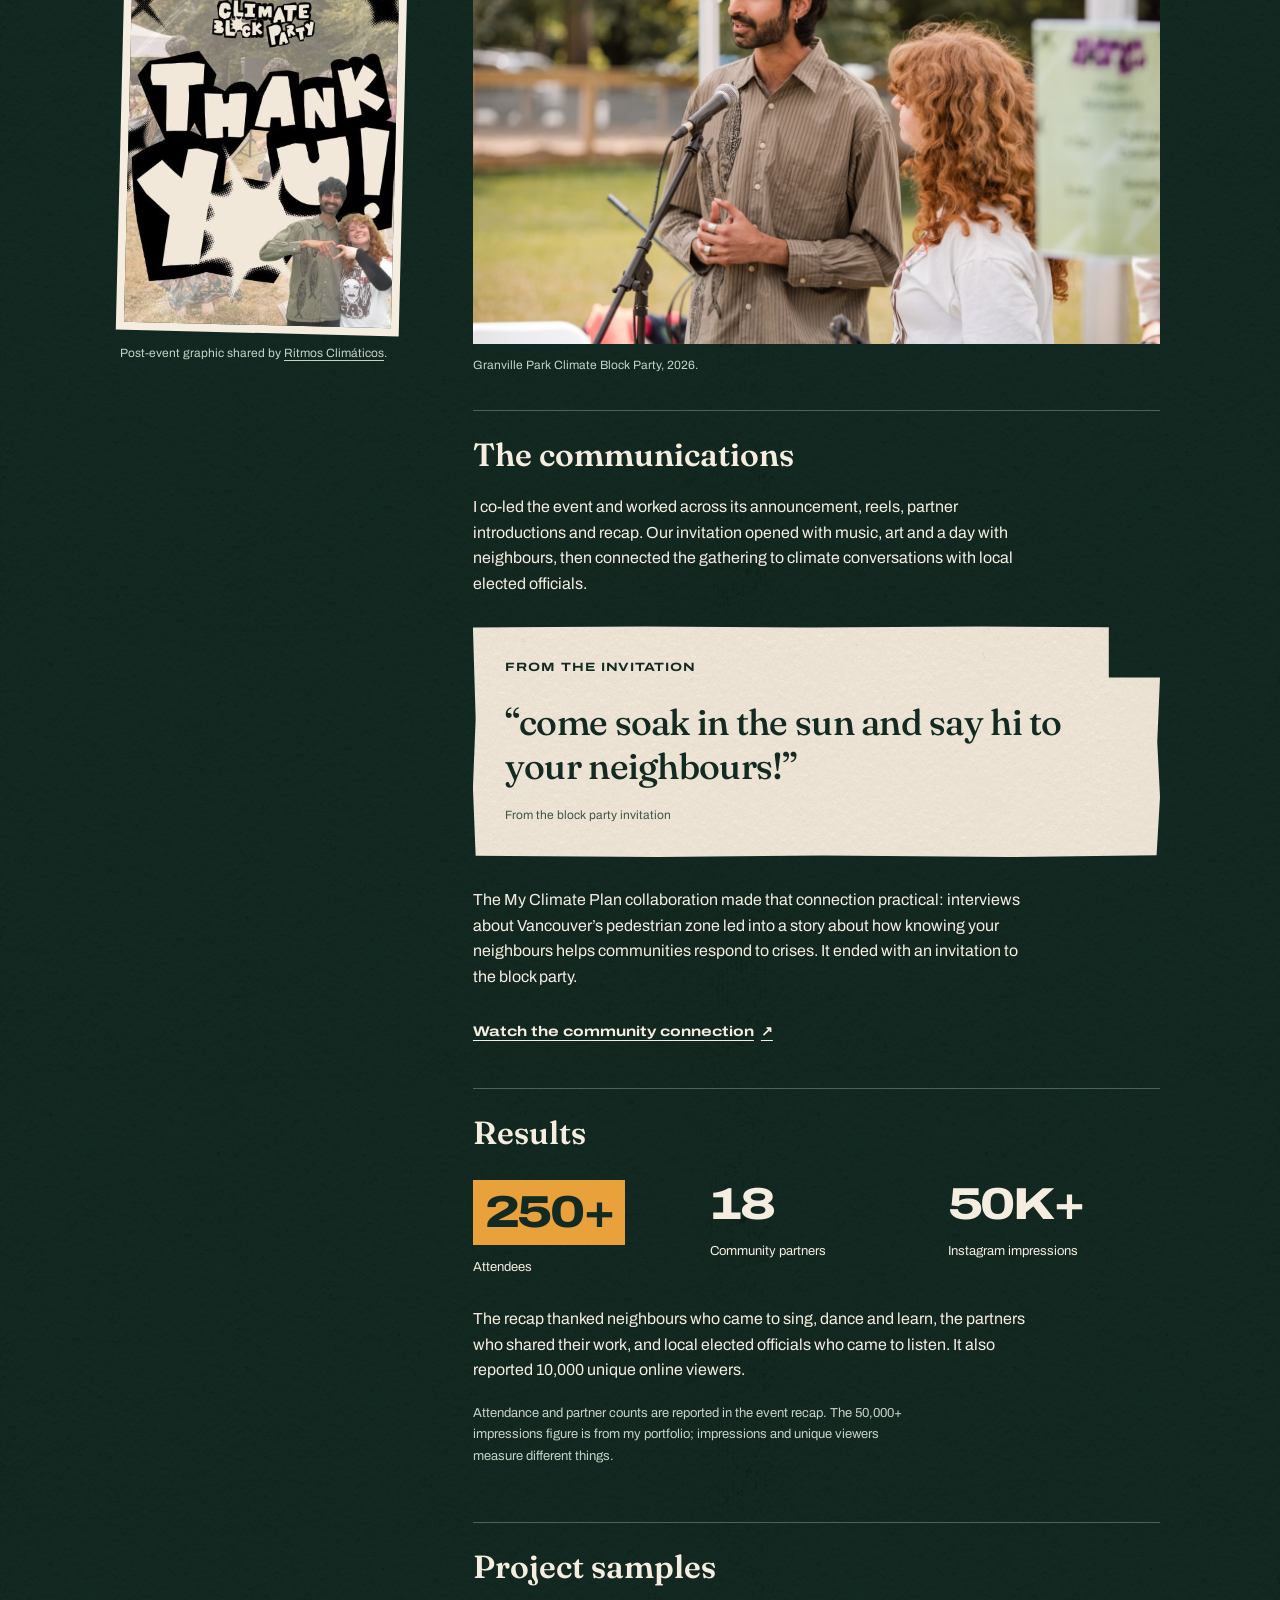
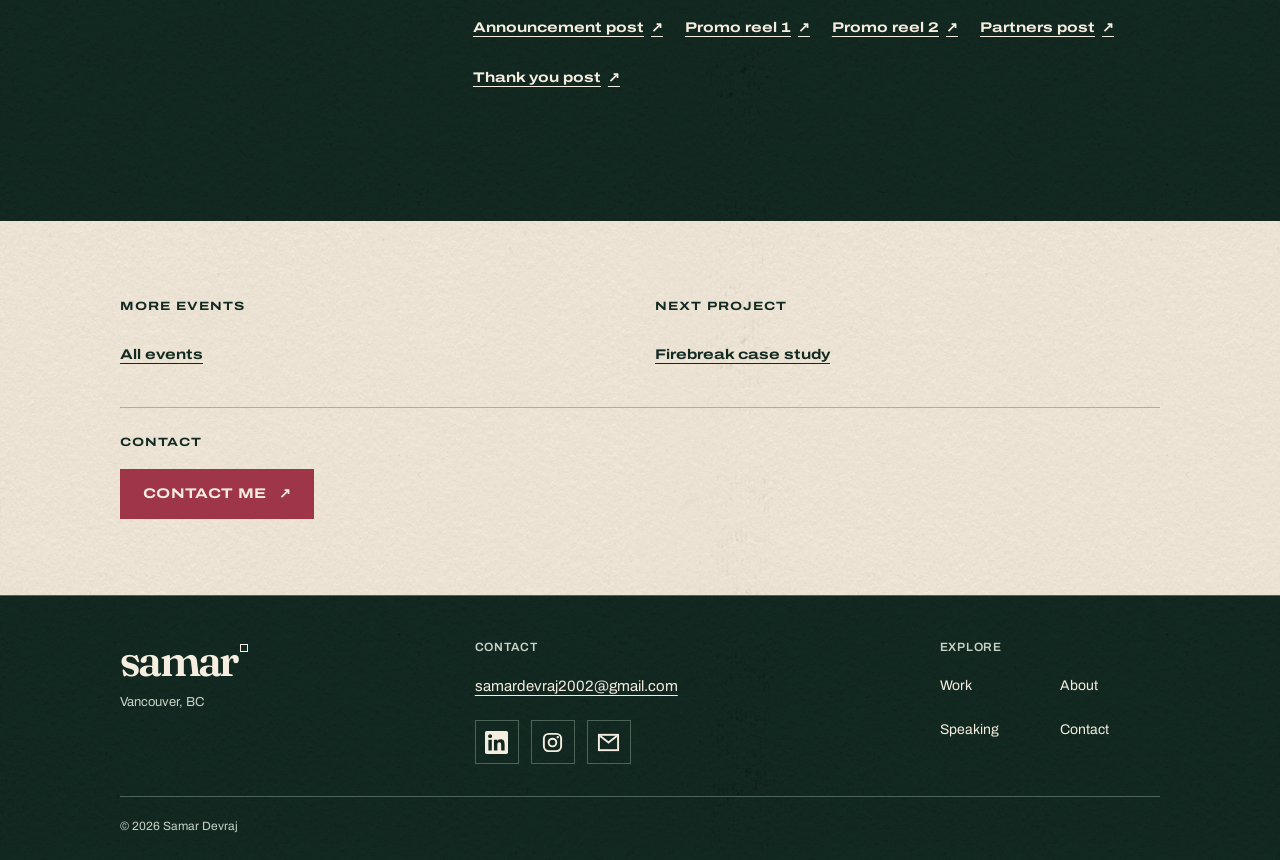
<file: work/block-party.html>
<!DOCTYPE html>

<html lang="en"><head><meta charset="utf-8"/><meta content="width=device-width,initial-scale=1" name="viewport"/><meta content="#132A22" name="theme-color"/><title>Granville Park Climate Block Party — Samar Devraj</title><meta content="How Samar Devraj co-led and communicated a climate block party for 250+ Vancouver neighbours and 18 community partners." name="description"/><meta content="website" property="og:type"/><meta content="Granville Park Climate Block Party — Samar Devraj" property="og:title"/><meta content="How Samar Devraj co-led and communicated a climate block party for 250+ Vancouver neighbours and 18 community partners." property="og:description"/><link href="../assets/favicon.svg" rel="icon" type="image/svg+xml"/><link href="https://fonts.googleapis.com" rel="preconnect"/><link crossorigin="" href="https://fonts.gstatic.com" rel="preconnect"/><link href="https://fonts.googleapis.com/css2?family=Archivo:wdth,wght@100,400;100,500;100,600;125,600;125,700;125,800&amp;family=Fraunces:opsz,wght@9..144,500;9..144,600&amp;display=swap" rel="stylesheet"/><link href="../styles.css" rel="stylesheet"/><script defer="" src="../script.js"></script></head><body class="page-block-party"><a class="skip-link" href="#main">Skip to content</a><header class="site-header"><div class="header-inner"><a aria-label="Samar Devraj, home" class="brand" href="../index.html">samar<span aria-hidden="true" class="degree"></span></a><button aria-controls="site-nav" aria-expanded="false" class="menu-toggle" type="button">Menu <span aria-hidden="true" class="menu-icon"></span></button><nav aria-label="Main navigation" class="site-nav" id="site-nav"><a href="../index.html">Home</a><a class="is-section" href="../work.html">Work</a><a href="../about.html">About</a><a href="../speaking.html">Speaking</a><a href="../contact.html">Contact</a></nav></div></header><main id="main" tabindex="-1"><section class="case-hero"><div class="container"><nav aria-label="Breadcrumb" class="breadcrumb"><a href="../work.html">Work</a><span aria-hidden="true">/</span><a href="events.html">Events</a><span aria-hidden="true">/</span><span aria-current="page">Climate Block Party</span></nav><p class="eyebrow">Co-lead / Climate75 / 2026</p><h1 class="case-title">Granville Park<br/>Climate Block Party</h1><p class="page-dek">A free climate and community event in Vancouver, co-led in 2026.</p><figure class="block-party-photo"><img alt="Samar and other attendees dancing on the grass near a canopy at the Climate Block Party" decoding="async" height="1066" loading="lazy" src="../assets/block-party-dancing.jpg" width="1600"/><figcaption>Music, dancing and a day with neighbours.</figcaption></figure></div></section><section class="section compact"><div class="container case-layout"><aside class="case-facts"><div><span>Role</span><strong>Co-lead &amp; communications</strong></div><div><span>With</span><strong>Ritmos Climáticos<br/>Sword Fern Collective</strong></div><div><span>Place</span><strong>Granville Park<br/>Vancouver, BC</strong></div><figure class="case-artifact"><img alt="Climate Block Party thank-you graphic showing Samar and a collaborator at the event" height="500" loading="lazy" src="../assets/block-party-recap.jpg" width="400"/><figcaption>Post-event graphic shared by <a href="https://www.instagram.com/p/DbUpc3BFJpN/?hl=en&amp;img_index=1" rel="noopener" target="_blank">Ritmos Climáticos</a>.</figcaption></figure></aside><div class="case-copy"><section class="case-section"><h2>The event</h2><p>The block party was a capstone project for The Starfish Canada’s Climate75 program. We invited neighbours, artists, musicians, community organizations and local elected officials to gather ahead of BC’s municipal elections.</p><p>It was free, family-friendly and non-partisan. The idea was to give people a place to talk about local climate concerns while enjoying a day with their neighbours.</p><figure class="block-party-photo"><img alt="Samar at a microphone beside a collaborator under a canopy at the Climate Block Party" decoding="async" height="934" loading="lazy" src="../assets/block-party-microphone.jpg" width="1400"/><figcaption>Granville Park Climate Block Party, 2026.</figcaption></figure></section><section class="case-section"><h2>The communications</h2><p>I co-led the event and worked across its announcement, reels, partner introductions and recap. Our invitation opened with music, art and a day with neighbours, then connected the gathering to climate conversations with local elected officials.</p><blockquote class="case-specimen paper open-corner paper-piece"><span class="eyebrow specimen-label">From the invitation</span>“come soak in the sun and say hi to your neighbours!”<cite>From the block party invitation</cite></blockquote><p>The My Climate Plan collaboration made that connection practical: interviews about Vancouver’s pedestrian zone led into a story about how knowing your neighbours helps communities respond to crises. It ended with an invitation to the block party.</p><a class="text-link" href="https://www.instagram.com/p/DaWnbXegO53/?hl=en" rel="noopener" target="_blank">Watch the community connection <span aria-hidden="true">↗</span></a></section><section class="case-section"><h2>Results</h2><div class="outcome-grid"><div><strong class="result">250+</strong><span>Attendees</span></div><div><strong>18</strong><span>Community partners</span></div><div><strong>50K+</strong><span>Instagram impressions</span></div></div><p>The recap thanked neighbours who came to sing, dance and learn, the partners who shared their work, and local elected officials who came to listen. It also reported 10,000 unique online viewers.</p><p class="context-note">Attendance and partner counts are reported in the event recap. The 50,000+ impressions figure is from my portfolio; impressions and unique viewers measure different things.</p></section><section class="case-section"><h2>Project samples</h2><div class="evidence-links"><a class="text-link" href="https://www.instagram.com/p/DaTybujD4i2/?hl=en&amp;img_index=1" rel="noopener" target="_blank">Announcement post <span aria-hidden="true">↗</span></a><a class="text-link" href="https://www.instagram.com/p/DaoECWUyis-/?hl=en" rel="noopener" target="_blank">Promo reel 1 <span aria-hidden="true">↗</span></a><a class="text-link" href="https://www.instagram.com/p/DaWnbXegO53/?hl=en" rel="noopener" target="_blank">Promo reel 2 <span aria-hidden="true">↗</span></a><a class="text-link" href="https://www.instagram.com/p/DaolAFdlOa1/?hl=en&amp;img_index=1" rel="noopener" target="_blank">Partners post <span aria-hidden="true">↗</span></a><a class="text-link" href="https://www.instagram.com/p/DbUpc3BFJpN/?hl=en&amp;img_index=1" rel="noopener" target="_blank">Thank you post <span aria-hidden="true">↗</span></a></div></section></div></div></section><section class="section paper"><div class="container case-next"><div><p class="eyebrow">More events</p><a class="text-link" href="events.html">All events</a></div><div><p class="eyebrow">Next project</p><a class="text-link" href="firebreak.html">Firebreak case study</a></div><div class="case-contact"><p class="eyebrow">Contact</p><a class="button" href="../contact.html">Contact me <span aria-hidden="true">↗</span></a></div></div></section></main><footer class="site-footer">
<div class="container">
<div class="footer-top">
<div class="footer-identity">
<a aria-label="Samar Devraj, home" class="footer-brand" href="../index.html">samar<span aria-hidden="true" class="degree"></span></a>
<p class="footer-location">Vancouver, BC</p>
</div>
<div class="footer-contact">
<p class="footer-label">Contact</p>
<a class="footer-email" href="mailto:samardevraj2002@gmail.com">samardevraj2002@gmail.com</a>
<div class="social-links">
<a aria-label="LinkedIn" class="social-link" href="https://www.linkedin.com/in/samar-devraj/" rel="noopener" target="_blank" title="LinkedIn">
<svg aria-hidden="true" focusable="false" height="24" viewbox="0 0 24 24" width="24"><path d="M20.447 20.452h-3.554v-5.569c0-1.328-.027-3.037-1.852-3.037-1.853 0-2.136 1.445-2.136 2.939v5.667H9.351V9h3.414v1.561h.046c.477-.9 1.637-1.85 3.37-1.85 3.601 0 4.267 2.37 4.267 5.455v6.286zM5.337 7.433c-1.144 0-2.063-.926-2.063-2.065 0-1.138.92-2.063 2.063-2.063 1.14 0 2.064.925 2.064 2.063 0 1.139-.925 2.065-2.064 2.065zm1.782 13.019H3.555V9h3.564v11.452zM22.225 0H1.771C.792 0 0 .774 0 1.729v20.542C0 23.227.792 24 1.771 24h20.451C23.2 24 24 23.227 24 22.271V1.729C24 .774 23.2 0 22.222 0h.003z" fill="currentColor"></path></svg>
</a>
<a aria-label="Instagram" class="social-link" href="https://www.instagram.com/hottest.samar.yet/" rel="noopener" target="_blank" title="Instagram">
<svg aria-hidden="true" focusable="false" height="24" viewbox="0 0 24 24" width="24"><rect fill="none" height="18" rx="5" stroke="currentColor" stroke-width="2" width="18" x="3" y="3"></rect><circle cx="12" cy="12" fill="none" r="4" stroke="currentColor" stroke-width="2"></circle><circle cx="17.5" cy="6.5" fill="currentColor" r="1.2"></circle></svg>
</a>
<a aria-label="Email" class="social-link" href="mailto:samardevraj2002@gmail.com" title="Email">
<svg aria-hidden="true" focusable="false" height="24" viewbox="0 0 24 24" width="24"><rect fill="none" height="16" stroke="currentColor" stroke-width="2" width="20" x="2" y="4"></rect><path d="m3 5 9 7 9-7" fill="none" stroke="currentColor" stroke-width="2"></path></svg>
</a>
</div>
</div>
<nav aria-label="Footer navigation" class="footer-navigation">
<p class="footer-label">Explore</p>
<div class="footer-links">
<a href="../work.html">Work</a>
<a href="../about.html">About</a>
<a href="../speaking.html">Speaking</a>
<a href="../contact.html">Contact</a>
</div>
</nav>
</div>
<div class="footer-bottom">© <span data-year="">2026</span> Samar Devraj</div>
</div>
</footer></body></html>
</file>
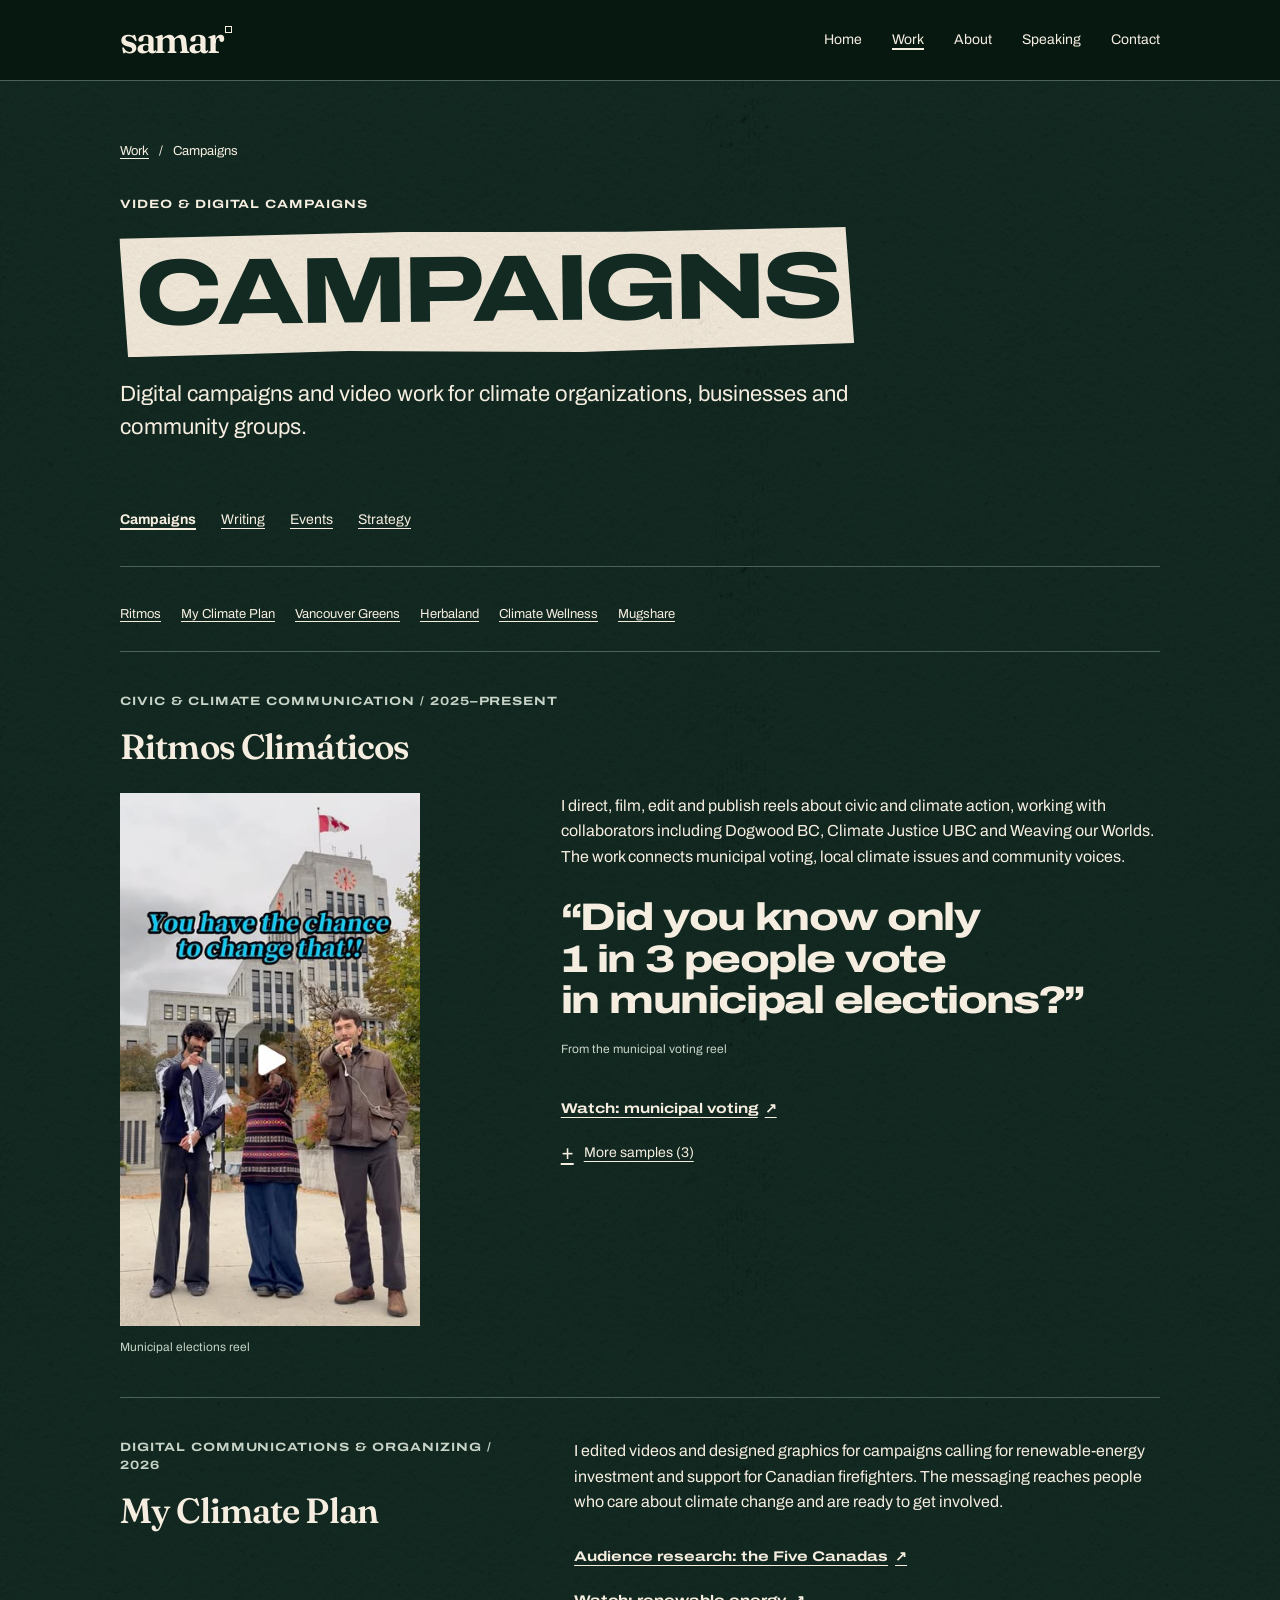
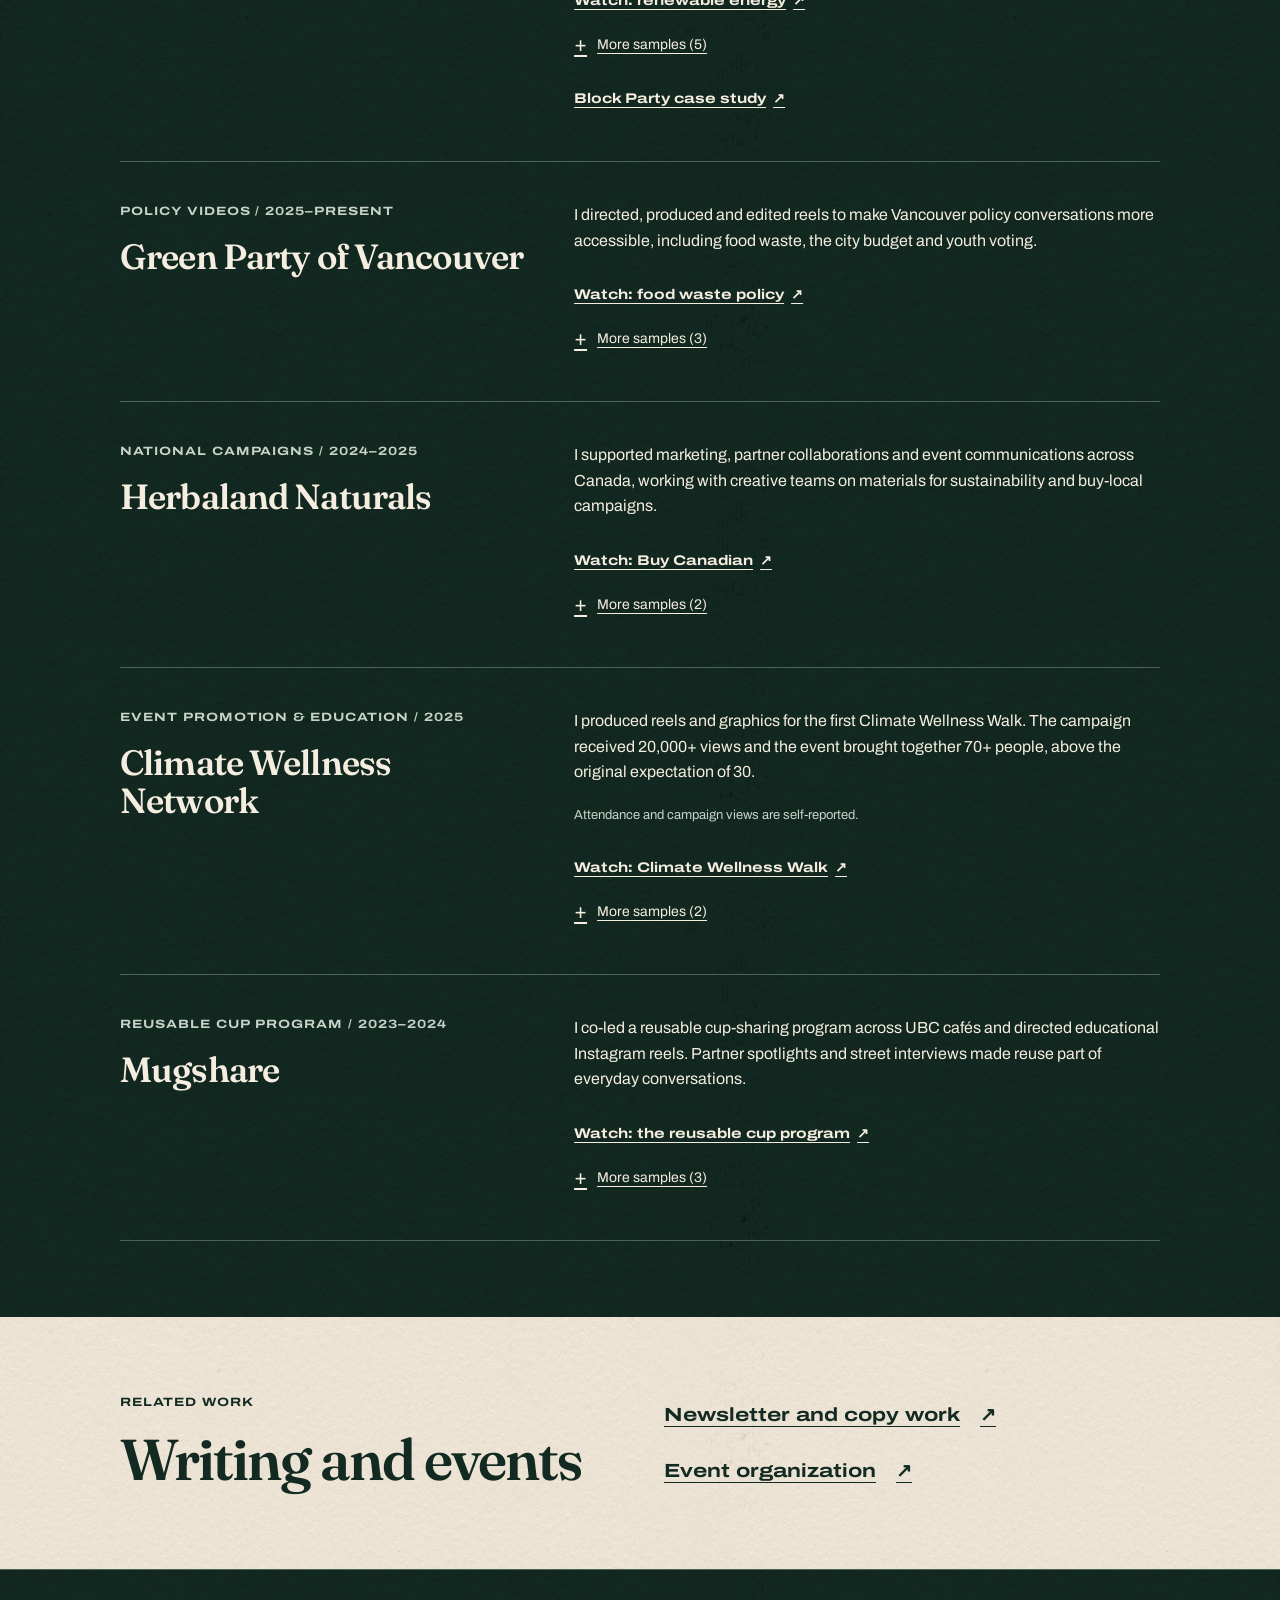
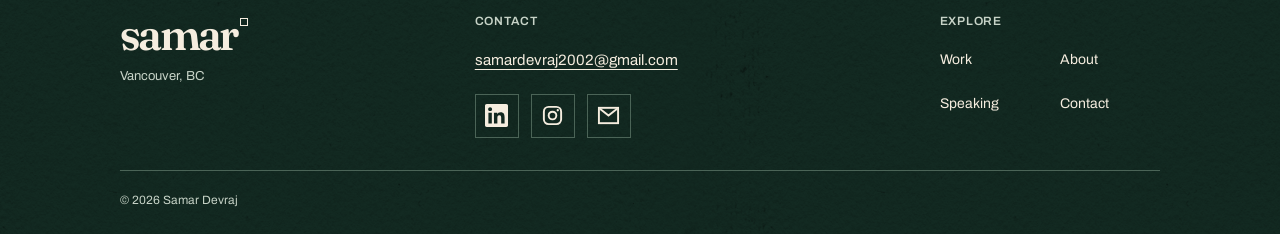
<file: work/campaigns.html>
<!DOCTYPE html>

<html lang="en"><head><meta charset="utf-8"/><meta content="width=device-width,initial-scale=1" name="viewport"/><meta content="#132A22" name="theme-color"/><title>Campaigns — Samar Devraj</title><meta content="Digital advocacy, reels and national marketing campaigns by Samar Devraj." name="description"/><meta content="website" property="og:type"/><meta content="Campaigns — Samar Devraj" property="og:title"/><meta content="Digital advocacy, reels and national marketing campaigns by Samar Devraj." property="og:description"/><link href="../assets/favicon.svg" rel="icon" type="image/svg+xml"/><link href="https://fonts.googleapis.com" rel="preconnect"/><link crossorigin="" href="https://fonts.gstatic.com" rel="preconnect"/><link href="https://fonts.googleapis.com/css2?family=Archivo:wdth,wght@100,400;100,500;100,600;125,600;125,700;125,800&amp;family=Fraunces:opsz,wght@9..144,500;9..144,600&amp;display=swap" rel="stylesheet"/><link href="../styles.css" rel="stylesheet"/><script defer="" src="../script.js"></script></head><body class="page-campaigns"><a class="skip-link" href="#main">Skip to content</a><header class="site-header"><div class="header-inner"><a aria-label="Samar Devraj, home" class="brand" href="../index.html">samar<span aria-hidden="true" class="degree"></span></a><button aria-controls="site-nav" aria-expanded="false" class="menu-toggle" type="button">Menu <span aria-hidden="true" class="menu-icon"></span></button><nav aria-label="Main navigation" class="site-nav" id="site-nav"><a href="../index.html">Home</a><a class="is-section" href="../work.html">Work</a><a href="../about.html">About</a><a href="../speaking.html">Speaking</a><a href="../contact.html">Contact</a></nav></div></header><main id="main" tabindex="-1"><section class="page-intro"><div class="container"><nav aria-label="Breadcrumb" class="breadcrumb"><a href="../work.html">Work</a><span aria-hidden="true">/</span><span aria-current="page">Campaigns</span></nav><p class="eyebrow">Video &amp; digital campaigns</p><h1 class="page-title">CAMPAIGNS</h1><p class="page-dek">Digital campaigns and video work for climate organizations, businesses and community groups.</p></div></section><section class="section compact"><div class="container"><nav aria-label="Work categories" class="category-nav"><a aria-current="page" href="campaigns.html">Campaigns</a><a href="writing.html">Writing</a><a href="events.html">Events</a><a href="strategy.html">Strategy</a></nav><nav aria-label="Campaign projects on this page" class="project-jump"><a href="#ritmos">Ritmos</a><a href="#my-climate-plan">My Climate Plan</a><a href="#vancouver-greens">Vancouver Greens</a><a href="#herbaland">Herbaland</a><a href="#climate-wellness">Climate Wellness</a><a href="#mugshare">Mugshare</a></nav><article class="ledger-entry campaign-feature" id="ritmos"><div><p class="eyebrow">Civic &amp; climate communication / 2025–present</p><h2>Ritmos Climáticos</h2></div><div class="campaign-body"><figure class="campaign-preview"><a aria-label="Watch the municipal elections reel on Instagram" href="https://www.instagram.com/p/DekXwSLtJqY/?hl=en" rel="noopener" target="_blank"><img alt="Selected municipal elections reel for Ritmos Climáticos" height="640" loading="lazy" src="../assets/ritmos-municipal.jpg" width="360"/></a><figcaption>Municipal elections reel</figcaption></figure><div class="campaign-copy"><p>I direct, film, edit and publish reels about civic and climate action, working with collaborators including Dogwood BC, Climate Justice UBC and Weaving our Worlds. The work connects municipal voting, local climate issues and community voices.</p><blockquote class="campaign-quote">“Did you know only<br/>1 in 3 people vote<br/>in municipal elections?”<cite>From the municipal voting reel</cite></blockquote><div class="sample-group"><a class="text-link" href="https://www.instagram.com/p/DekXwSLtJqY/?hl=en" rel="noopener" target="_blank">Watch: municipal voting <span aria-hidden="true">↗</span></a><details class="more-samples"><summary>More samples (3)</summary><div class="evidence-links"><a class="text-link" href="https://www.instagram.com/p/De2J36BPOh1/?hl=en" rel="noopener" target="_blank">Provincial elections reel <span aria-hidden="true">↗</span></a><a class="text-link" href="https://www.instagram.com/p/DeVtwh4Bkd0/?hl=en" rel="noopener" target="_blank">Burrard Inlet reel <span aria-hidden="true">↗</span></a><a class="text-link" href="https://www.instagram.com/p/Dea_j5So0dV/?hl=en" rel="noopener" target="_blank">Naomi Klein reel <span aria-hidden="true">↗</span></a></div></details></div></div></div></article><article class="ledger-entry" id="my-climate-plan"><div><p class="eyebrow">Digital communications &amp; organizing / 2026</p><h2>My Climate Plan</h2></div><div><p>I edited videos and designed graphics for campaigns calling for renewable-energy investment and support for Canadian firefighters. The messaging reaches people who care about climate change and are ready to get involved.</p><a class="text-link" href="https://reclimate.ca/the-five-canadas-engaging-canadians-on-climate-change/" rel="noopener" target="_blank">Audience research: the Five Canadas <span aria-hidden="true">↗</span></a><div class="sample-group"><a class="text-link" href="https://drive.google.com/file/d/1ZKsBdTipi7YlNwoZDSnY80mAt7ZwNBuV/view?usp=sharing" rel="noopener" target="_blank">Watch: renewable energy <span aria-hidden="true">↗</span></a><details class="more-samples"><summary>More samples (5)</summary><div class="evidence-links"><a class="text-link" href="https://drive.google.com/file/d/1bqaErOosjp0gaUeFb8ilctE__oDiFO9q/view?usp=sharing" rel="noopener" target="_blank">Electrify Canada 2 <span aria-hidden="true">↗</span></a><a class="text-link" href="https://drive.google.com/file/d/1So1_Ro0y7ecShZXTn455XlruiorRNmQD/view?usp=sharing" rel="noopener" target="_blank">Electrify Canada 3 <span aria-hidden="true">↗</span></a><a class="text-link" href="https://drive.google.com/file/d/1Ojx3ymoaJGGSQOC9FnzpL6aRHLRHmZpb/view?usp=sharing" rel="noopener" target="_blank">Wildfires 1 <span aria-hidden="true">↗</span></a><a class="text-link" href="https://drive.google.com/file/d/1N46CdilZ1scw8Dj4Ozv5Uwcc6dA4iBsN/view?usp=sharing" rel="noopener" target="_blank">Wildfires 2 <span aria-hidden="true">↗</span></a><a class="text-link" href="https://www.instagram.com/p/DaWnbXegO53/?hl=en" rel="noopener" target="_blank">Block Party Collab reel <span aria-hidden="true">↗</span></a></div></details></div><a class="text-link local-story" href="block-party.html">Block Party case study <span aria-hidden="true">↗</span></a></div></article><article class="ledger-entry" id="vancouver-greens"><div><p class="eyebrow">Policy videos / 2025–present</p><h2>Green Party of Vancouver</h2></div><div><p>I directed, produced and edited reels to make Vancouver policy conversations more accessible, including food waste, the city budget and youth voting.</p><div class="sample-group"><a class="text-link" href="https://www.instagram.com/p/DUT-HsWkir2/?hl=en" rel="noopener" target="_blank">Watch: food waste policy <span aria-hidden="true">↗</span></a><details class="more-samples"><summary>More samples (3)</summary><div class="evidence-links"><a class="text-link" href="https://www.instagram.com/p/DRvHA0ckicI/?hl=en" rel="noopener" target="_blank">Budget reel <span aria-hidden="true">↗</span></a><a class="text-link" href="https://www.instagram.com/p/DRDlWf8Aexr/?hl=en" rel="noopener" target="_blank">Budget Recap reel <span aria-hidden="true">↗</span></a><a class="text-link" href="https://www.instagram.com/p/DQXDoiCDyfC/?hl=en" rel="noopener" target="_blank">Youth Voting reel <span aria-hidden="true">↗</span></a></div></details></div></div></article><article class="ledger-entry" id="herbaland"><div><p class="eyebrow">National campaigns / 2024–2025</p><h2>Herbaland Naturals</h2></div><div><p>I supported marketing, partner collaborations and event communications across Canada, working with creative teams on materials for sustainability and buy-local campaigns.</p><div class="sample-group"><a class="text-link" href="https://www.instagram.com/p/DGOY4a6SbJl/" rel="noopener" target="_blank">Watch: Buy Canadian <span aria-hidden="true">↗</span></a><details class="more-samples"><summary>More samples (2)</summary><div class="evidence-links"><a class="text-link" href="https://www.instagram.com/p/DFYI1-hBvlf/?hl=en" rel="noopener" target="_blank">Compostable packaging reel <span aria-hidden="true">↗</span></a><a class="text-link" href="https://www.instagram.com/p/DH3_pAJyNdq/?hl=en" rel="noopener" target="_blank">Too-Good-To-Go collaboration <span aria-hidden="true">↗</span></a></div></details></div></div></article><article class="ledger-entry" id="climate-wellness"><div><p class="eyebrow">Event promotion &amp; education / 2025</p><h2>Climate Wellness Network</h2></div><div><p>I produced reels and graphics for the first Climate Wellness Walk. The campaign received 20,000+ views and the event brought together 70+ people, above the original expectation of 30.</p><p class="context-note">Attendance and campaign views are self-reported.</p><div class="sample-group"><a class="text-link" href="https://www.instagram.com/p/DMyOSjRBVv4/?hl=en" rel="noopener" target="_blank">Watch: Climate Wellness Walk <span aria-hidden="true">↗</span></a><details class="more-samples"><summary>More samples (2)</summary><div class="evidence-links"><a class="text-link" href="https://www.instagram.com/p/DMnltOGp9MP/?hl=en" rel="noopener" target="_blank">Event Poster <span aria-hidden="true">↗</span></a><a class="text-link" href="https://www.instagram.com/p/DOEu-9aEpLp/?hl=en" rel="noopener" target="_blank">Event Recap reel <span aria-hidden="true">↗</span></a></div></details></div></div></article><article class="ledger-entry" id="mugshare"><div><p class="eyebrow">Reusable cup program / 2023–2024</p><h2>Mugshare</h2></div><div><p>I co-led a reusable cup-sharing program across UBC cafés and directed educational Instagram reels. Partner spotlights and street interviews made reuse part of everyday conversations.</p><div class="sample-group"><a class="text-link" href="https://www.instagram.com/p/C9Vyw9LS8KD/?hl=en" rel="noopener" target="_blank">Watch: the reusable cup program <span aria-hidden="true">↗</span></a><details class="more-samples"><summary>More samples (3)</summary><div class="evidence-links"><a class="text-link" href="https://www.instagram.com/p/C_lTSZBv21X/?hl=en" rel="noopener" target="_blank">Partner Spotlight reel <span aria-hidden="true">↗</span></a><a class="text-link" href="https://www.instagram.com/reel/C9v5TddR7Vw/?hl=en" rel="noopener" target="_blank">Customer Interview 1 <span aria-hidden="true">↗</span></a><a class="text-link" href="https://www.instagram.com/reel/C-LvLC-SBY7/?hl=en" rel="noopener" target="_blank">Customer Interview 2 <span aria-hidden="true">↗</span></a></div></details></div></div></article></div></section><section class="section paper category-ending"><div class="container ending-split"><div><p class="eyebrow">Related work</p><h2 class="section-title">Writing and events</h2></div><div class="related-links"><a href="writing.html">Newsletter and copy work <span aria-hidden="true">↗</span></a><a href="events.html">Event organization <span aria-hidden="true">↗</span></a></div></div></section></main><footer class="site-footer">
<div class="container">
<div class="footer-top">
<div class="footer-identity">
<a aria-label="Samar Devraj, home" class="footer-brand" href="../index.html">samar<span aria-hidden="true" class="degree"></span></a>
<p class="footer-location">Vancouver, BC</p>
</div>
<div class="footer-contact">
<p class="footer-label">Contact</p>
<a class="footer-email" href="mailto:samardevraj2002@gmail.com">samardevraj2002@gmail.com</a>
<div class="social-links">
<a aria-label="LinkedIn" class="social-link" href="https://www.linkedin.com/in/samar-devraj/" rel="noopener" target="_blank" title="LinkedIn">
<svg aria-hidden="true" focusable="false" height="24" viewbox="0 0 24 24" width="24"><path d="M20.447 20.452h-3.554v-5.569c0-1.328-.027-3.037-1.852-3.037-1.853 0-2.136 1.445-2.136 2.939v5.667H9.351V9h3.414v1.561h.046c.477-.9 1.637-1.85 3.37-1.85 3.601 0 4.267 2.37 4.267 5.455v6.286zM5.337 7.433c-1.144 0-2.063-.926-2.063-2.065 0-1.138.92-2.063 2.063-2.063 1.14 0 2.064.925 2.064 2.063 0 1.139-.925 2.065-2.064 2.065zm1.782 13.019H3.555V9h3.564v11.452zM22.225 0H1.771C.792 0 0 .774 0 1.729v20.542C0 23.227.792 24 1.771 24h20.451C23.2 24 24 23.227 24 22.271V1.729C24 .774 23.2 0 22.222 0h.003z" fill="currentColor"></path></svg>
</a>
<a aria-label="Instagram" class="social-link" href="https://www.instagram.com/hottest.samar.yet/" rel="noopener" target="_blank" title="Instagram">
<svg aria-hidden="true" focusable="false" height="24" viewbox="0 0 24 24" width="24"><rect fill="none" height="18" rx="5" stroke="currentColor" stroke-width="2" width="18" x="3" y="3"></rect><circle cx="12" cy="12" fill="none" r="4" stroke="currentColor" stroke-width="2"></circle><circle cx="17.5" cy="6.5" fill="currentColor" r="1.2"></circle></svg>
</a>
<a aria-label="Email" class="social-link" href="mailto:samardevraj2002@gmail.com" title="Email">
<svg aria-hidden="true" focusable="false" height="24" viewbox="0 0 24 24" width="24"><rect fill="none" height="16" stroke="currentColor" stroke-width="2" width="20" x="2" y="4"></rect><path d="m3 5 9 7 9-7" fill="none" stroke="currentColor" stroke-width="2"></path></svg>
</a>
</div>
</div>
<nav aria-label="Footer navigation" class="footer-navigation">
<p class="footer-label">Explore</p>
<div class="footer-links">
<a href="../work.html">Work</a>
<a href="../about.html">About</a>
<a href="../speaking.html">Speaking</a>
<a href="../contact.html">Contact</a>
</div>
</nav>
</div>
<div class="footer-bottom">© <span data-year="">2026</span> Samar Devraj</div>
</div>
</footer></body></html>
</file>
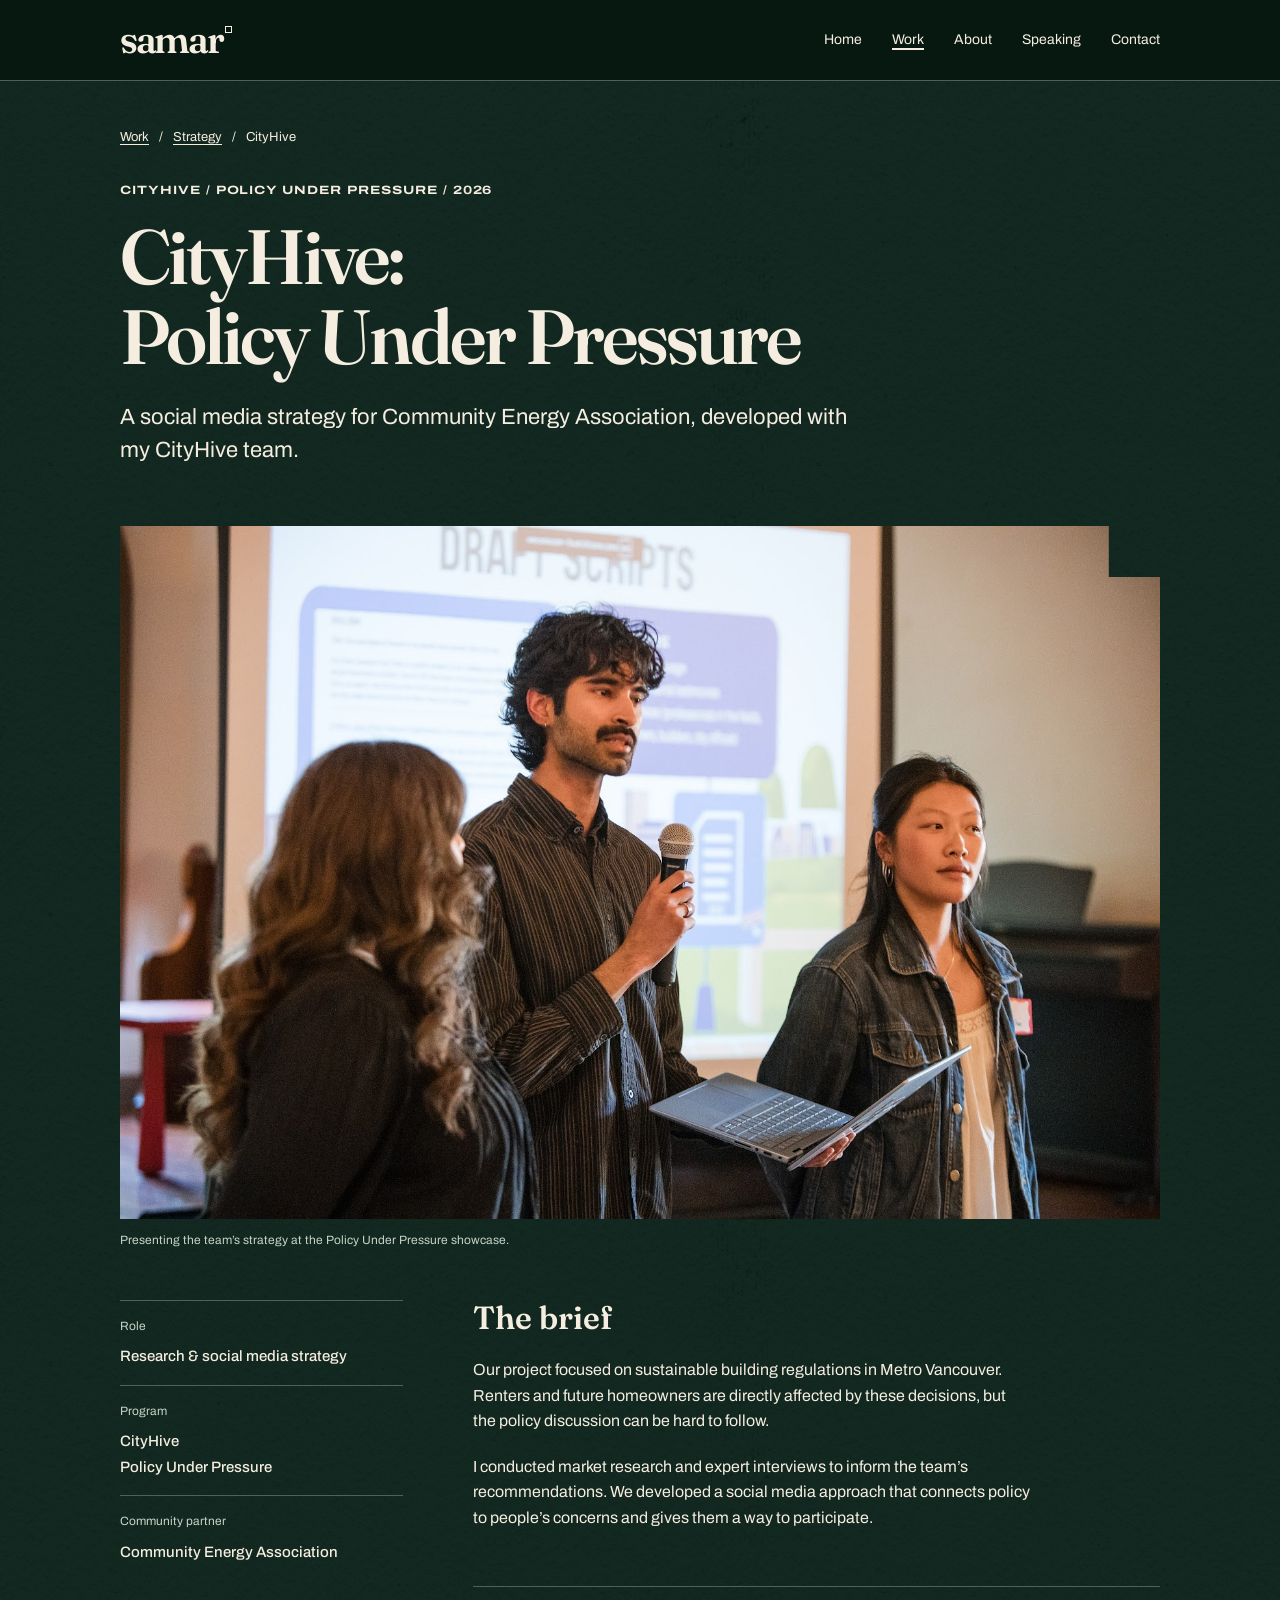
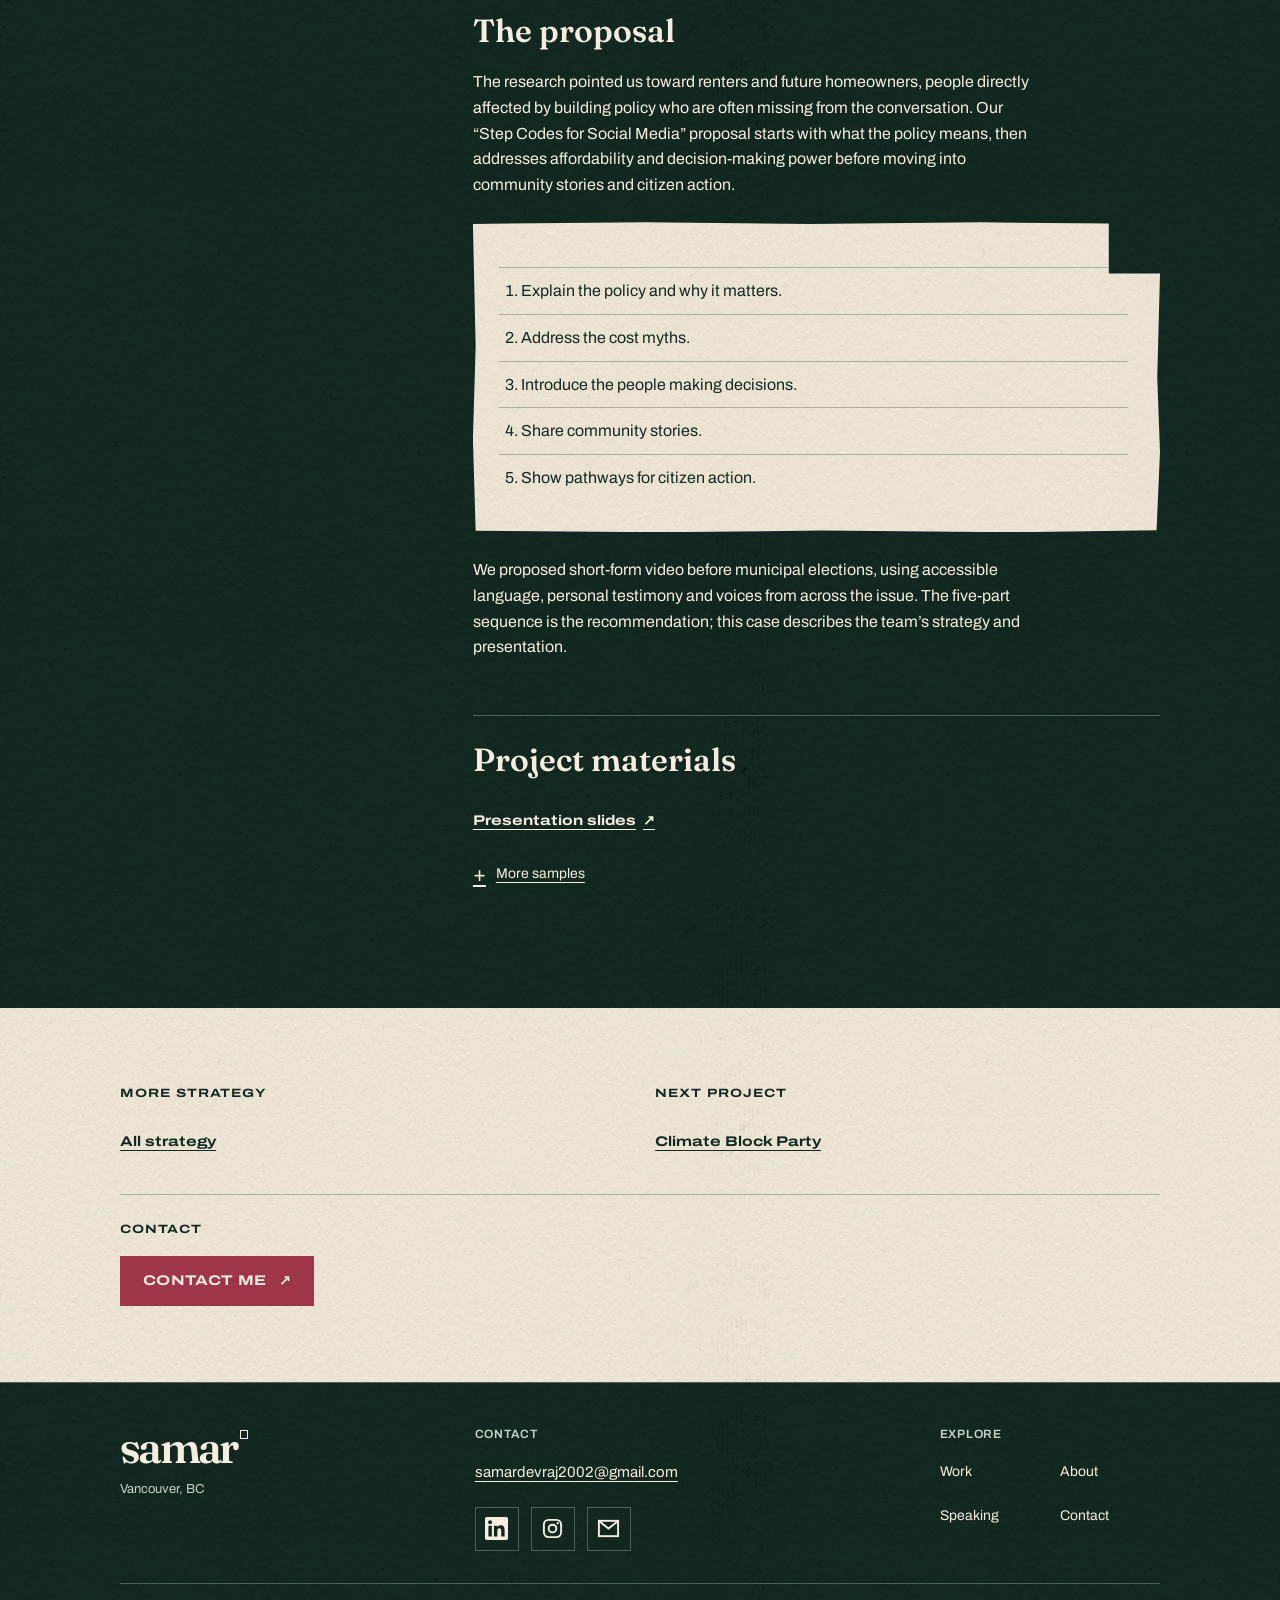
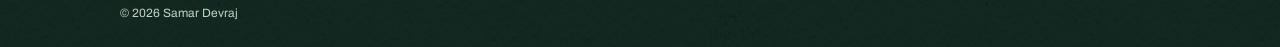
<file: work/cityhive.html>
<!DOCTYPE html>

<html lang="en"><head><meta charset="utf-8"/><meta content="width=device-width,initial-scale=1" name="viewport"/><meta content="#132A22" name="theme-color"/><title>CityHive: Policy Under Pressure — Samar Devraj</title><meta content="A research-led social media strategy by Samar Devraj and his CityHive team for Community Energy Association." name="description"/><meta content="website" property="og:type"/><meta content="CityHive: Policy Under Pressure — Samar Devraj" property="og:title"/><meta content="A research-led social media strategy by Samar Devraj and his CityHive team for Community Energy Association." property="og:description"/><link href="../assets/favicon.svg" rel="icon" type="image/svg+xml"/><link href="https://fonts.googleapis.com" rel="preconnect"/><link crossorigin="" href="https://fonts.gstatic.com" rel="preconnect"/><link href="https://fonts.googleapis.com/css2?family=Archivo:wdth,wght@100,400;100,500;100,600;125,600;125,700;125,800&amp;family=Fraunces:opsz,wght@9..144,500;9..144,600&amp;display=swap" rel="stylesheet"/><link href="../styles.css" rel="stylesheet"/><script defer="" src="../script.js"></script></head><body class="page-cityhive"><a class="skip-link" href="#main">Skip to content</a><header class="site-header"><div class="header-inner"><a aria-label="Samar Devraj, home" class="brand" href="../index.html">samar<span aria-hidden="true" class="degree"></span></a><button aria-controls="site-nav" aria-expanded="false" class="menu-toggle" type="button">Menu <span aria-hidden="true" class="menu-icon"></span></button><nav aria-label="Main navigation" class="site-nav" id="site-nav"><a href="../index.html">Home</a><a class="is-section" href="../work.html">Work</a><a href="../about.html">About</a><a href="../speaking.html">Speaking</a><a href="../contact.html">Contact</a></nav></div></header><main id="main" tabindex="-1"><section class="case-hero"><div class="container"><nav aria-label="Breadcrumb" class="breadcrumb"><a href="../work.html">Work</a><span aria-hidden="true">/</span><a href="strategy.html">Strategy</a><span aria-hidden="true">/</span><span aria-current="page">CityHive</span></nav><p class="eyebrow">CityHive / Policy Under Pressure / 2026</p><h1 class="case-title">CityHive:<br/>Policy Under Pressure</h1><p class="page-dek">A social media strategy for Community Energy Association, developed with my CityHive team.</p></div></section><section class="section compact"><div class="container"><figure class="case-image"><img alt="Samar and teammates presenting their CityHive communications strategy" class="open-corner" height="1067" src="../assets/cityhive.jpg" width="1600"/><figcaption>Presenting the team’s strategy at the Policy Under Pressure showcase.</figcaption></figure><div class="case-layout"><aside class="case-facts"><div><span>Role</span><strong>Research &amp; social media strategy</strong></div><div><span>Program</span><strong>CityHive<br/>Policy Under Pressure</strong></div><div><span>Community partner</span><strong>Community Energy Association</strong></div></aside><div class="case-copy"><section class="case-section"><h2>The brief</h2><p>Our project focused on sustainable building regulations in Metro Vancouver. Renters and future homeowners are directly affected by these decisions, but the policy discussion can be hard to follow.</p><p>I conducted market research and expert interviews to inform the team’s recommendations. We developed a social media approach that connects policy to people’s concerns and gives them a way to participate.</p></section><section class="case-section"><h2>The proposal</h2><p>The research pointed us toward renters and future homeowners, people directly affected by building policy who are often missing from the conversation. Our “Step Codes for Social Media” proposal starts with what the policy means, then addresses affordability and decision-making power before moving into community stories and citizen action.</p><ol class="series-list case-specimen paper open-corner paper-piece"><li>Explain the policy and why it matters.</li><li>Address the cost myths.</li><li>Introduce the people making decisions.</li><li>Share community stories.</li><li>Show pathways for citizen action.</li></ol><p>We proposed short-form video before municipal elections, using accessible language, personal testimony and voices from across the issue. The five-part sequence is the recommendation; this case describes the team’s strategy and presentation.</p></section><section class="case-section"><h2>Project materials</h2><div class="evidence-links"><a class="text-link" href="https://drive.google.com/file/d/18jjRa9V_KWkMdSGHiugmZ_0CyuN6bs_f/view?usp=sharing" rel="noopener" target="_blank">Presentation slides <span aria-hidden="true">↗</span></a></div><details class="more-samples"><summary>More samples</summary><div class="evidence-links"><a class="text-link" href="https://drive.google.com/file/d/1vhNvVt3oJ0fUMQVF-gCrbjSyxF4BLnrd/view?usp=sharing" rel="noopener" target="_blank">Presentation Showcase <span aria-hidden="true">↗</span></a><a class="text-link" href="https://drive.google.com/file/d/1i6lpbkzKR4bsjOZcRUTNyhHXd5YrIFIf/view?usp=sharing" rel="noopener" target="_blank">Cohort photo <span aria-hidden="true">↗</span></a></div></details></section></div></div></div></section><section class="section paper"><div class="container case-next"><div><p class="eyebrow">More strategy</p><a class="text-link" href="strategy.html">All strategy</a></div><div><p class="eyebrow">Next project</p><a class="text-link" href="block-party.html">Climate Block Party</a></div><div class="case-contact"><p class="eyebrow">Contact</p><a class="button" href="../contact.html">Contact me <span aria-hidden="true">↗</span></a></div></div></section></main><footer class="site-footer">
<div class="container">
<div class="footer-top">
<div class="footer-identity">
<a aria-label="Samar Devraj, home" class="footer-brand" href="../index.html">samar<span aria-hidden="true" class="degree"></span></a>
<p class="footer-location">Vancouver, BC</p>
</div>
<div class="footer-contact">
<p class="footer-label">Contact</p>
<a class="footer-email" href="mailto:samardevraj2002@gmail.com">samardevraj2002@gmail.com</a>
<div class="social-links">
<a aria-label="LinkedIn" class="social-link" href="https://www.linkedin.com/in/samar-devraj/" rel="noopener" target="_blank" title="LinkedIn">
<svg aria-hidden="true" focusable="false" height="24" viewbox="0 0 24 24" width="24"><path d="M20.447 20.452h-3.554v-5.569c0-1.328-.027-3.037-1.852-3.037-1.853 0-2.136 1.445-2.136 2.939v5.667H9.351V9h3.414v1.561h.046c.477-.9 1.637-1.85 3.37-1.85 3.601 0 4.267 2.37 4.267 5.455v6.286zM5.337 7.433c-1.144 0-2.063-.926-2.063-2.065 0-1.138.92-2.063 2.063-2.063 1.14 0 2.064.925 2.064 2.063 0 1.139-.925 2.065-2.064 2.065zm1.782 13.019H3.555V9h3.564v11.452zM22.225 0H1.771C.792 0 0 .774 0 1.729v20.542C0 23.227.792 24 1.771 24h20.451C23.2 24 24 23.227 24 22.271V1.729C24 .774 23.2 0 22.222 0h.003z" fill="currentColor"></path></svg>
</a>
<a aria-label="Instagram" class="social-link" href="https://www.instagram.com/hottest.samar.yet/" rel="noopener" target="_blank" title="Instagram">
<svg aria-hidden="true" focusable="false" height="24" viewbox="0 0 24 24" width="24"><rect fill="none" height="18" rx="5" stroke="currentColor" stroke-width="2" width="18" x="3" y="3"></rect><circle cx="12" cy="12" fill="none" r="4" stroke="currentColor" stroke-width="2"></circle><circle cx="17.5" cy="6.5" fill="currentColor" r="1.2"></circle></svg>
</a>
<a aria-label="Email" class="social-link" href="mailto:samardevraj2002@gmail.com" title="Email">
<svg aria-hidden="true" focusable="false" height="24" viewbox="0 0 24 24" width="24"><rect fill="none" height="16" stroke="currentColor" stroke-width="2" width="20" x="2" y="4"></rect><path d="m3 5 9 7 9-7" fill="none" stroke="currentColor" stroke-width="2"></path></svg>
</a>
</div>
</div>
<nav aria-label="Footer navigation" class="footer-navigation">
<p class="footer-label">Explore</p>
<div class="footer-links">
<a href="../work.html">Work</a>
<a href="../about.html">About</a>
<a href="../speaking.html">Speaking</a>
<a href="../contact.html">Contact</a>
</div>
</nav>
</div>
<div class="footer-bottom">© <span data-year="">2026</span> Samar Devraj</div>
</div>
</footer></body></html>
</file>
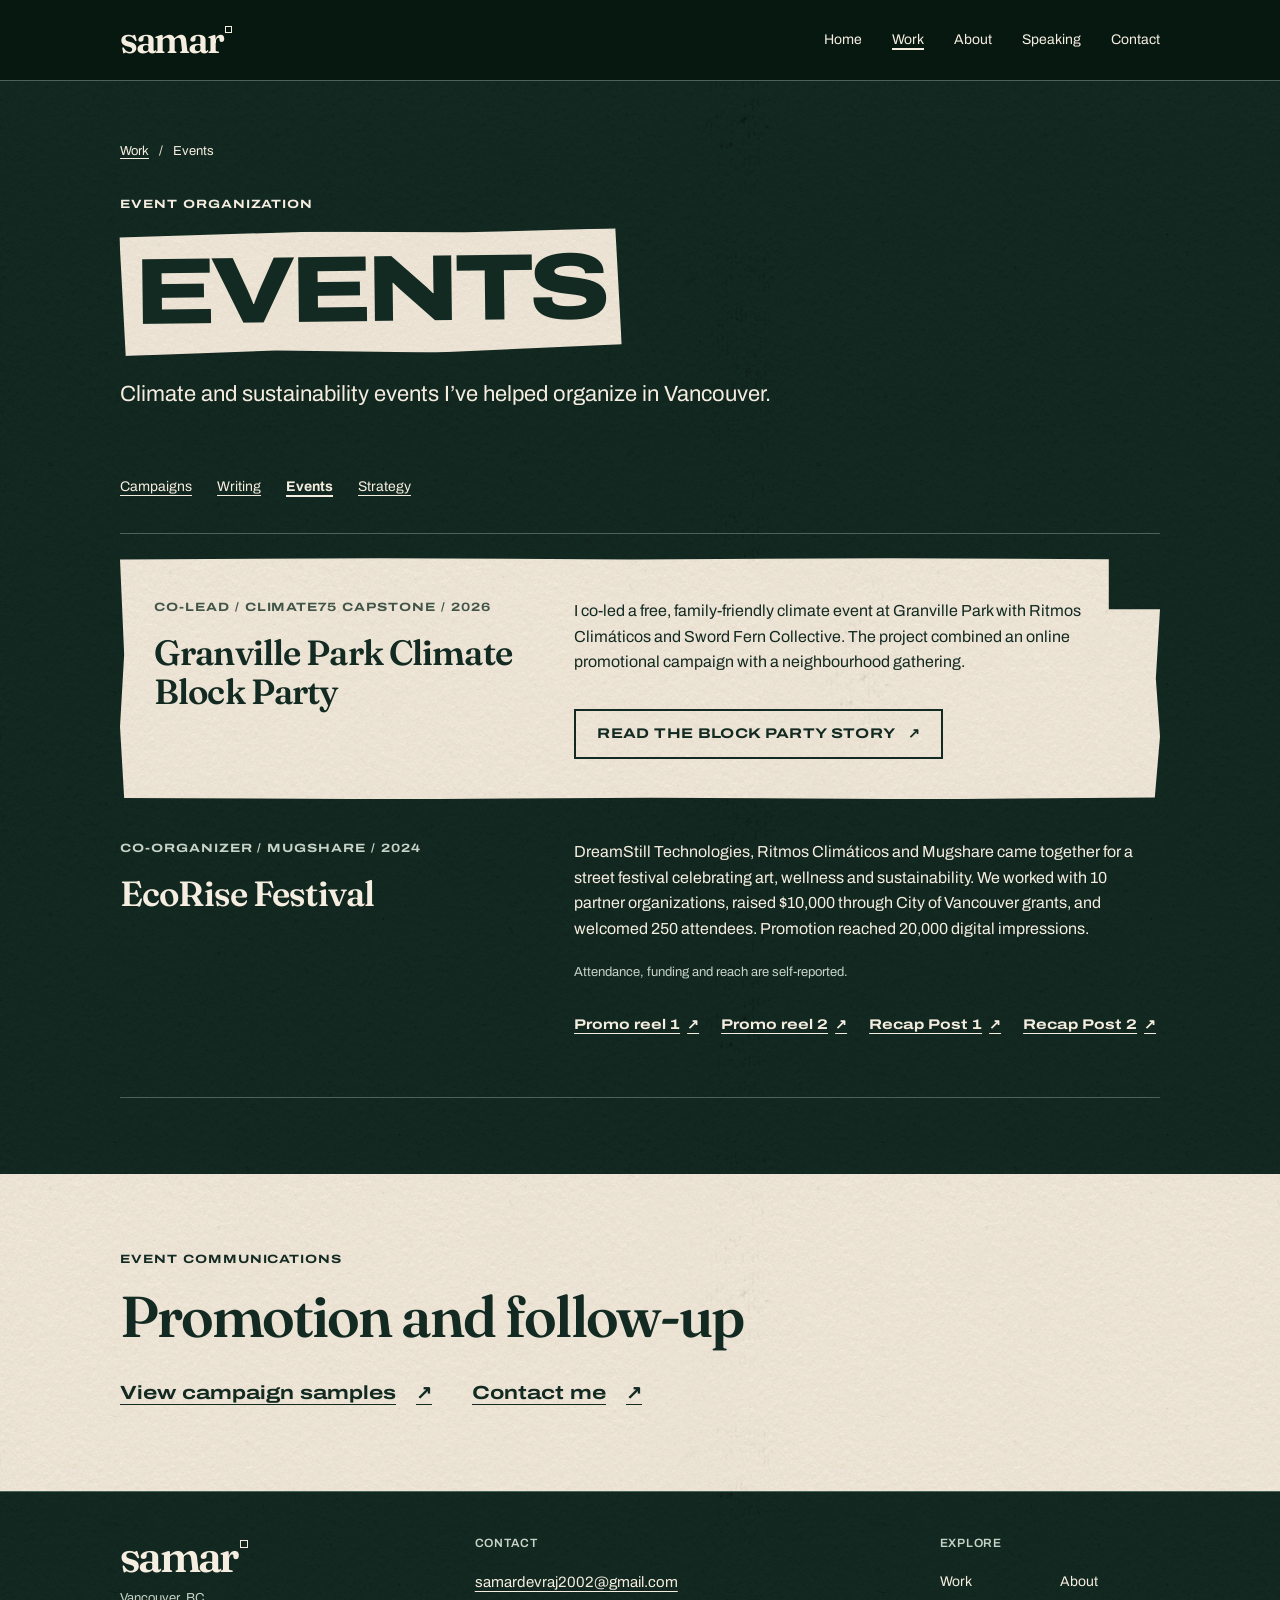
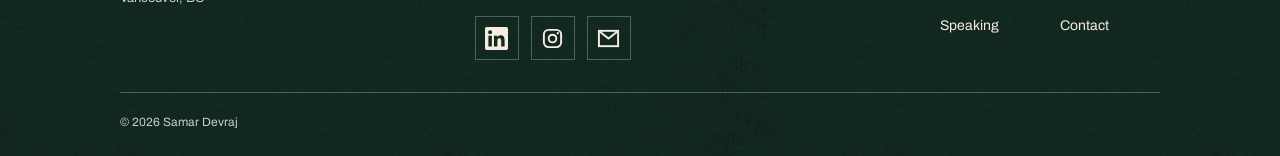
<file: work/events.html>
<!DOCTYPE html>

<html lang="en"><head><meta charset="utf-8"/><meta content="width=device-width,initial-scale=1" name="viewport"/><meta content="#132A22" name="theme-color"/><title>Events — Samar Devraj</title><meta content="Climate and community events co-led and organized by Samar Devraj, including the Granville Park Climate Block Party and EcoRise." name="description"/><meta content="website" property="og:type"/><meta content="Events — Samar Devraj" property="og:title"/><meta content="Climate and community events co-led and organized by Samar Devraj, including the Granville Park Climate Block Party and EcoRise." property="og:description"/><link href="../assets/favicon.svg" rel="icon" type="image/svg+xml"/><link href="https://fonts.googleapis.com" rel="preconnect"/><link crossorigin="" href="https://fonts.gstatic.com" rel="preconnect"/><link href="https://fonts.googleapis.com/css2?family=Archivo:wdth,wght@100,400;100,500;100,600;125,600;125,700;125,800&amp;family=Fraunces:opsz,wght@9..144,500;9..144,600&amp;display=swap" rel="stylesheet"/><link href="../styles.css" rel="stylesheet"/><script defer="" src="../script.js"></script></head><body class="page-events"><a class="skip-link" href="#main">Skip to content</a><header class="site-header"><div class="header-inner"><a aria-label="Samar Devraj, home" class="brand" href="../index.html">samar<span aria-hidden="true" class="degree"></span></a><button aria-controls="site-nav" aria-expanded="false" class="menu-toggle" type="button">Menu <span aria-hidden="true" class="menu-icon"></span></button><nav aria-label="Main navigation" class="site-nav" id="site-nav"><a href="../index.html">Home</a><a class="is-section" href="../work.html">Work</a><a href="../about.html">About</a><a href="../speaking.html">Speaking</a><a href="../contact.html">Contact</a></nav></div></header><main id="main" tabindex="-1"><section class="page-intro"><div class="container"><nav aria-label="Breadcrumb" class="breadcrumb"><a href="../work.html">Work</a><span aria-hidden="true">/</span><span aria-current="page">Events</span></nav><p class="eyebrow">Event organization</p><h1 class="page-title">EVENTS</h1><p class="page-dek">Climate and sustainability events I’ve helped organize in Vancouver.</p></div></section><section class="section compact"><div class="container"><nav aria-label="Work categories" class="category-nav"><a href="campaigns.html">Campaigns</a><a href="writing.html">Writing</a><a aria-current="page" href="events.html">Events</a><a href="strategy.html">Strategy</a></nav><article class="ledger-entry lead-entry paper open-corner paper-piece"><div><p class="eyebrow">Co-lead / Climate75 capstone / 2026</p><h2>Granville Park Climate Block Party</h2></div><div><p>I co-led a free, family-friendly climate event at Granville Park with Ritmos Climáticos and Sword Fern Collective. The project combined an online promotional campaign with a neighbourhood gathering.</p><a class="button secondary" href="block-party.html">Read the block party story <span aria-hidden="true">↗</span></a></div></article><article class="ledger-entry"><div><p class="eyebrow">Co-organizer / Mugshare / 2024</p><h2>EcoRise Festival</h2></div><div><p>DreamStill Technologies, Ritmos Climáticos and Mugshare came together for a street festival celebrating art, wellness and sustainability. We worked with 10 partner organizations, raised $10,000 through City of Vancouver grants, and welcomed 250 attendees. Promotion reached 20,000 digital impressions.</p><p class="context-note">Attendance, funding and reach are self-reported.</p><div class="evidence-links"><a class="text-link" href="https://www.instagram.com/reel/DATypGNyVm5/?hl=en" rel="noopener" target="_blank">Promo reel 1 <span aria-hidden="true">↗</span></a><a class="text-link" href="https://www.instagram.com/reel/DAR1WBPyEkA/?hl=en" rel="noopener" target="_blank">Promo reel 2 <span aria-hidden="true">↗</span></a><a class="text-link" href="https://www.instagram.com/p/DA6zblpTjrq/?hl=en&amp;img_index=1" rel="noopener" target="_blank">Recap Post 1 <span aria-hidden="true">↗</span></a><a class="text-link" href="https://www.instagram.com/p/DBH-YF2yEIA/?hl=en&amp;img_index=1" rel="noopener" target="_blank">Recap Post 2 <span aria-hidden="true">↗</span></a></div></div></article></div></section><section class="section paper category-ending"><div class="container"><p class="eyebrow">Event communications</p><h2 class="section-title">Promotion and follow-up</h2><div class="related-links"><a href="campaigns.html">View campaign samples <span aria-hidden="true">↗</span></a><a href="../contact.html">Contact me <span aria-hidden="true">↗</span></a></div></div></section></main><footer class="site-footer">
<div class="container">
<div class="footer-top">
<div class="footer-identity">
<a aria-label="Samar Devraj, home" class="footer-brand" href="../index.html">samar<span aria-hidden="true" class="degree"></span></a>
<p class="footer-location">Vancouver, BC</p>
</div>
<div class="footer-contact">
<p class="footer-label">Contact</p>
<a class="footer-email" href="mailto:samardevraj2002@gmail.com">samardevraj2002@gmail.com</a>
<div class="social-links">
<a aria-label="LinkedIn" class="social-link" href="https://www.linkedin.com/in/samar-devraj/" rel="noopener" target="_blank" title="LinkedIn">
<svg aria-hidden="true" focusable="false" height="24" viewbox="0 0 24 24" width="24"><path d="M20.447 20.452h-3.554v-5.569c0-1.328-.027-3.037-1.852-3.037-1.853 0-2.136 1.445-2.136 2.939v5.667H9.351V9h3.414v1.561h.046c.477-.9 1.637-1.85 3.37-1.85 3.601 0 4.267 2.37 4.267 5.455v6.286zM5.337 7.433c-1.144 0-2.063-.926-2.063-2.065 0-1.138.92-2.063 2.063-2.063 1.14 0 2.064.925 2.064 2.063 0 1.139-.925 2.065-2.064 2.065zm1.782 13.019H3.555V9h3.564v11.452zM22.225 0H1.771C.792 0 0 .774 0 1.729v20.542C0 23.227.792 24 1.771 24h20.451C23.2 24 24 23.227 24 22.271V1.729C24 .774 23.2 0 22.222 0h.003z" fill="currentColor"></path></svg>
</a>
<a aria-label="Instagram" class="social-link" href="https://www.instagram.com/hottest.samar.yet/" rel="noopener" target="_blank" title="Instagram">
<svg aria-hidden="true" focusable="false" height="24" viewbox="0 0 24 24" width="24"><rect fill="none" height="18" rx="5" stroke="currentColor" stroke-width="2" width="18" x="3" y="3"></rect><circle cx="12" cy="12" fill="none" r="4" stroke="currentColor" stroke-width="2"></circle><circle cx="17.5" cy="6.5" fill="currentColor" r="1.2"></circle></svg>
</a>
<a aria-label="Email" class="social-link" href="mailto:samardevraj2002@gmail.com" title="Email">
<svg aria-hidden="true" focusable="false" height="24" viewbox="0 0 24 24" width="24"><rect fill="none" height="16" stroke="currentColor" stroke-width="2" width="20" x="2" y="4"></rect><path d="m3 5 9 7 9-7" fill="none" stroke="currentColor" stroke-width="2"></path></svg>
</a>
</div>
</div>
<nav aria-label="Footer navigation" class="footer-navigation">
<p class="footer-label">Explore</p>
<div class="footer-links">
<a href="../work.html">Work</a>
<a href="../about.html">About</a>
<a href="../speaking.html">Speaking</a>
<a href="../contact.html">Contact</a>
</div>
</nav>
</div>
<div class="footer-bottom">© <span data-year="">2026</span> Samar Devraj</div>
</div>
</footer></body></html>
</file>
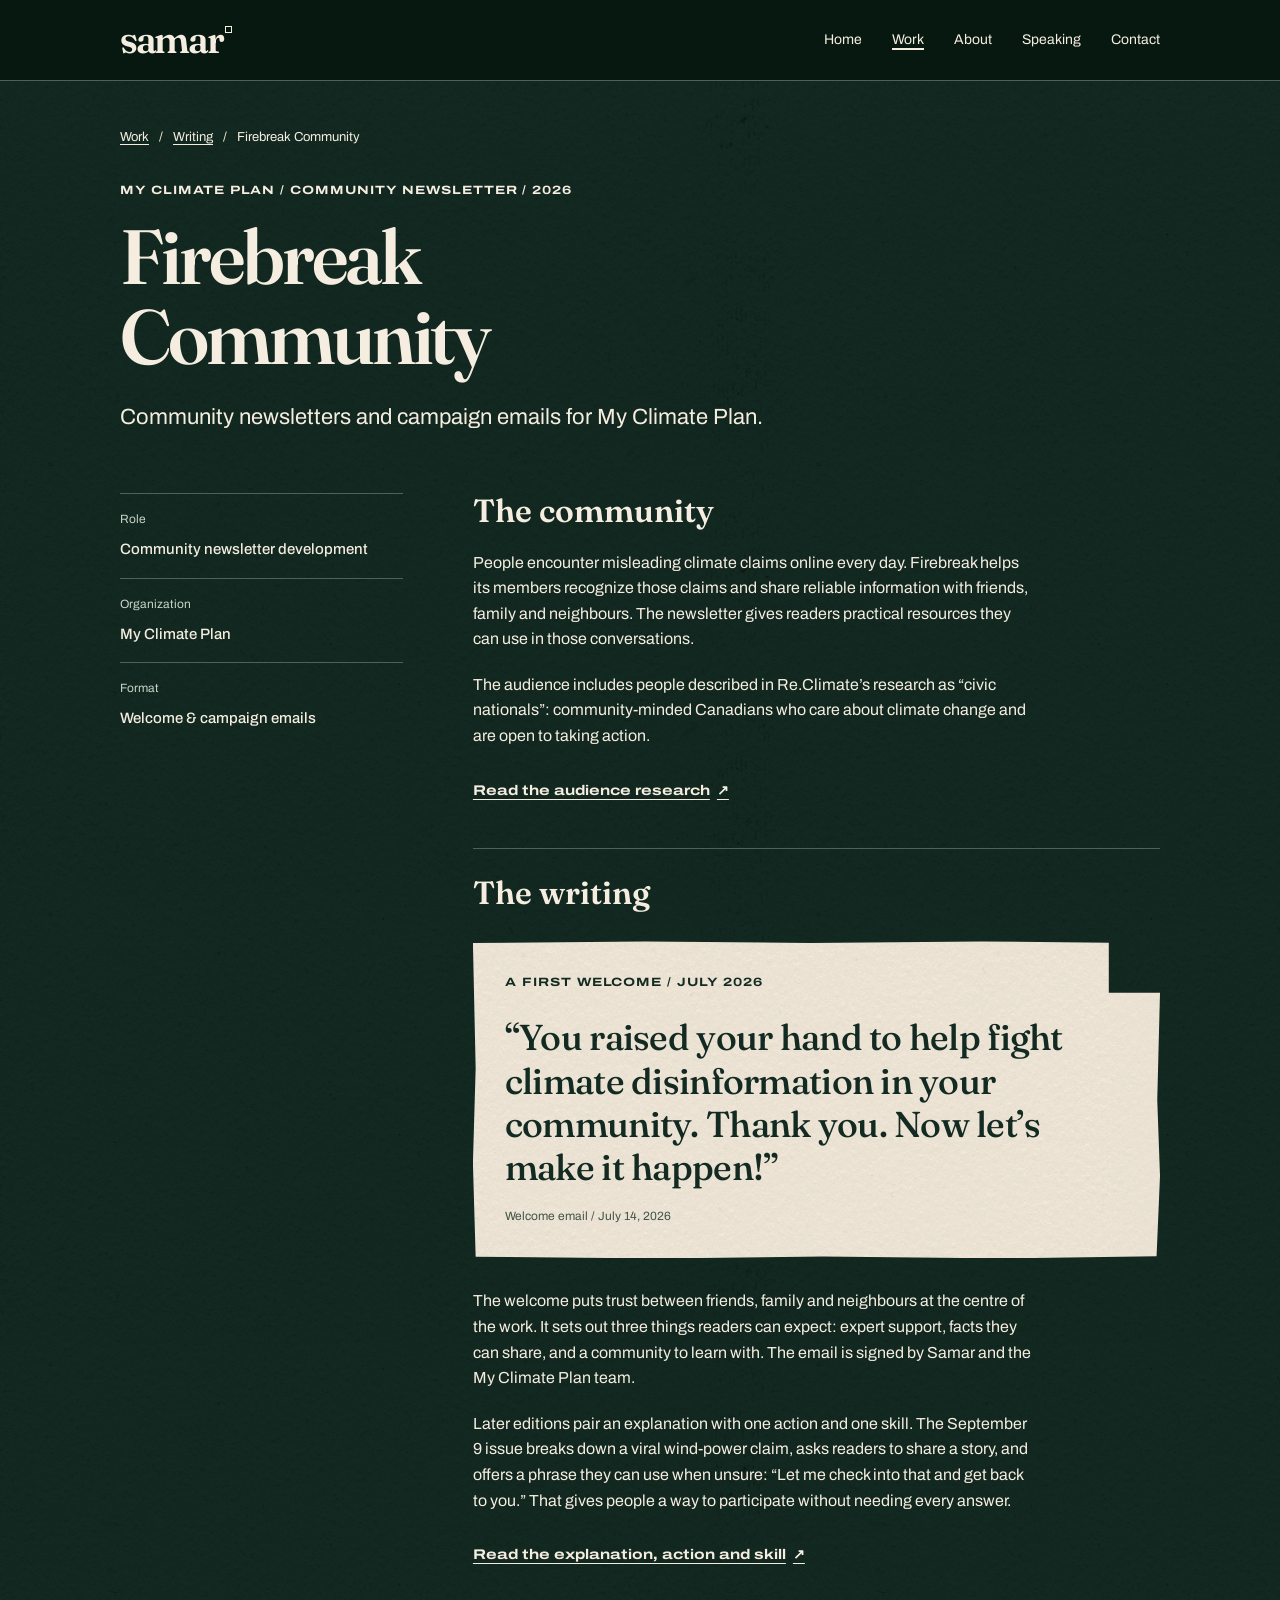
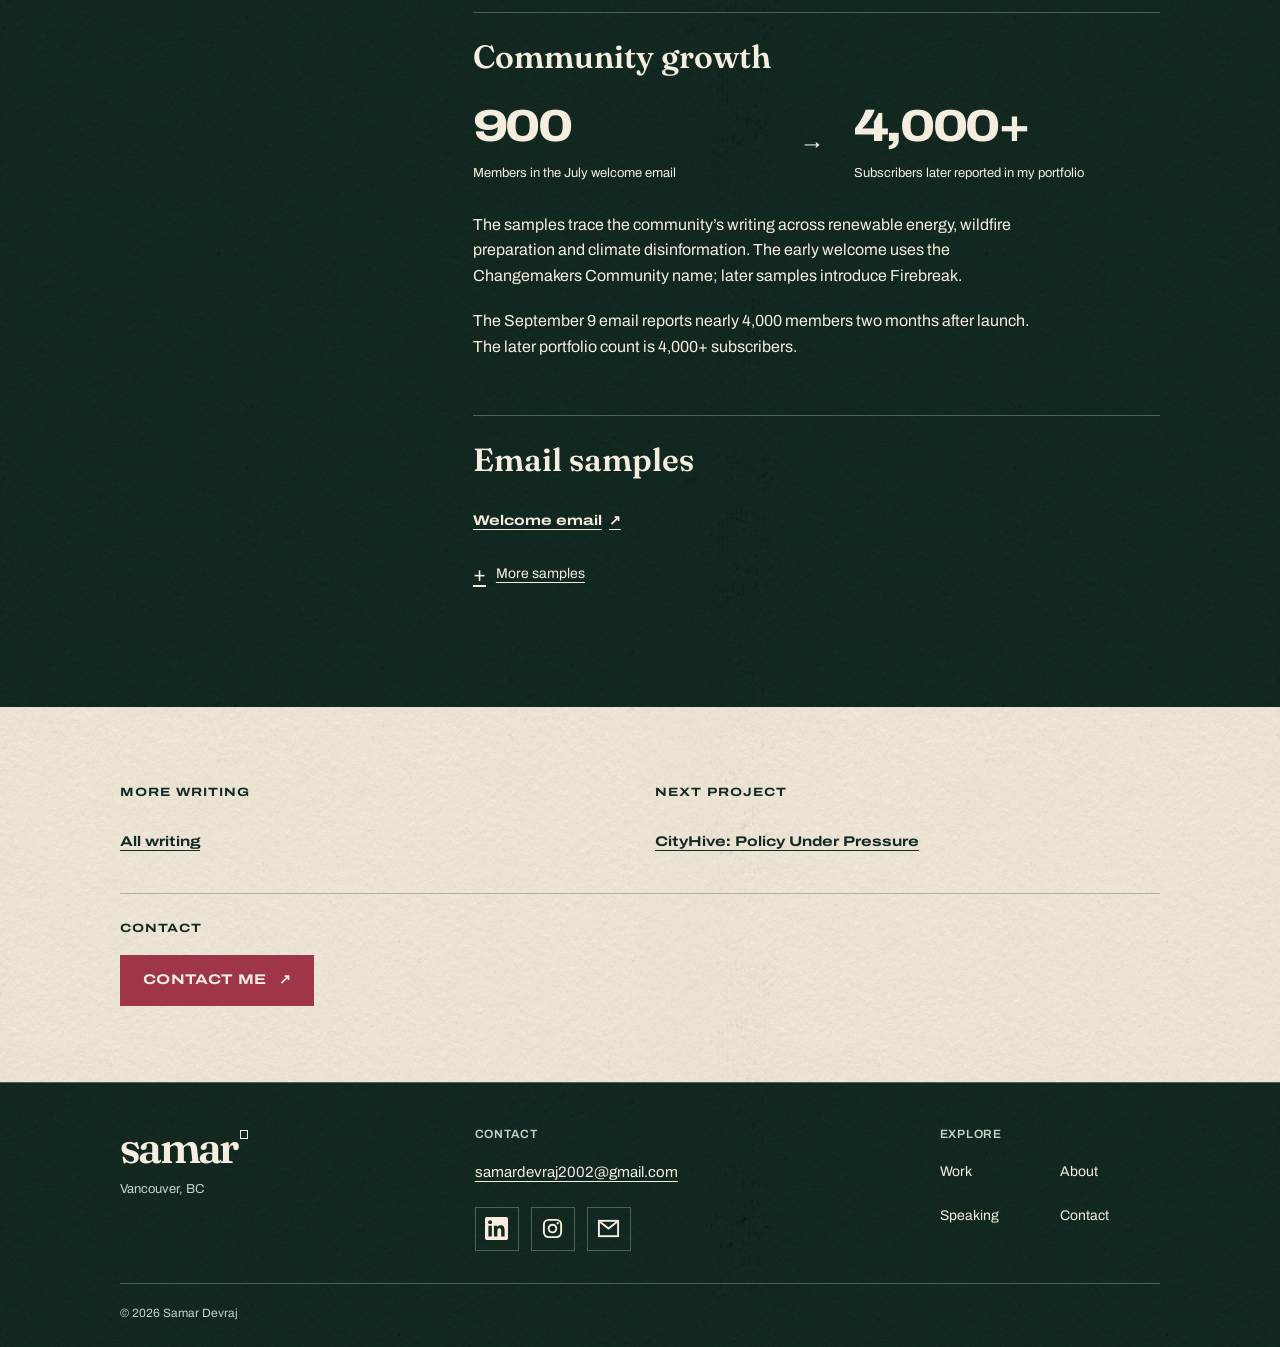
<file: work/firebreak.html>
<!DOCTYPE html>

<html lang="en"><head><meta charset="utf-8"/><meta content="width=device-width,initial-scale=1" name="viewport"/><meta content="#132A22" name="theme-color"/><title>Firebreak Community — Samar Devraj</title><meta content="Samar Devraj’s newsletter and community communication work for My Climate Plan’s Firebreak Community." name="description"/><meta content="website" property="og:type"/><meta content="Firebreak Community — Samar Devraj" property="og:title"/><meta content="Samar Devraj’s newsletter and community communication work for My Climate Plan’s Firebreak Community." property="og:description"/><link href="../assets/favicon.svg" rel="icon" type="image/svg+xml"/><link href="https://fonts.googleapis.com" rel="preconnect"/><link crossorigin="" href="https://fonts.gstatic.com" rel="preconnect"/><link href="https://fonts.googleapis.com/css2?family=Archivo:wdth,wght@100,400;100,500;100,600;125,600;125,700;125,800&amp;family=Fraunces:opsz,wght@9..144,500;9..144,600&amp;display=swap" rel="stylesheet"/><link href="../styles.css" rel="stylesheet"/><script defer="" src="../script.js"></script></head><body class="page-firebreak"><a class="skip-link" href="#main">Skip to content</a><header class="site-header"><div class="header-inner"><a aria-label="Samar Devraj, home" class="brand" href="../index.html">samar<span aria-hidden="true" class="degree"></span></a><button aria-controls="site-nav" aria-expanded="false" class="menu-toggle" type="button">Menu <span aria-hidden="true" class="menu-icon"></span></button><nav aria-label="Main navigation" class="site-nav" id="site-nav"><a href="../index.html">Home</a><a class="is-section" href="../work.html">Work</a><a href="../about.html">About</a><a href="../speaking.html">Speaking</a><a href="../contact.html">Contact</a></nav></div></header><main id="main" tabindex="-1"><section class="case-hero"><div class="container"><nav aria-label="Breadcrumb" class="breadcrumb"><a href="../work.html">Work</a><span aria-hidden="true">/</span><a href="writing.html">Writing</a><span aria-hidden="true">/</span><span aria-current="page">Firebreak Community</span></nav><p class="eyebrow">My Climate Plan / Community newsletter / 2026</p><h1 class="case-title">Firebreak<br/>Community</h1><p class="page-dek">Community newsletters and campaign emails for My Climate Plan.</p></div></section><section class="section compact"><div class="container case-layout"><aside class="case-facts"><div><span>Role</span><strong>Community newsletter development</strong></div><div><span>Organization</span><strong>My Climate Plan</strong></div><div><span>Format</span><strong>Welcome &amp; campaign emails</strong></div></aside><div class="case-copy"><section class="case-section"><h2>The community</h2><p>People encounter misleading climate claims online every day. Firebreak helps its members recognize those claims and share reliable information with friends, family and neighbours. The newsletter gives readers practical resources they can use in those conversations.</p><p>The audience includes people described in Re.Climate’s research as “civic nationals”: community-minded Canadians who care about climate change and are open to taking action.</p><a class="text-link" href="https://reclimate.ca/the-five-canadas-engaging-canadians-on-climate-change/" rel="noopener" target="_blank">Read the audience research <span aria-hidden="true">↗</span></a></section><section class="case-section"><h2>The writing</h2><blockquote class="case-specimen paper open-corner paper-piece"><span class="eyebrow specimen-label">A first welcome / July 2026</span>“You raised your hand to help fight climate disinformation in your community. Thank you. Now let’s make it happen!”<cite>Welcome email / July 14, 2026</cite></blockquote><p>The welcome puts trust between friends, family and neighbours at the centre of the work. It sets out three things readers can expect: expert support, facts they can share, and a community to learn with. The email is signed by Samar and the My Climate Plan team.</p><p>Later editions pair an explanation with one action and one skill. The September 9 issue breaks down a viral wind-power claim, asks readers to share a story, and offers a phrase they can use when unsure: “Let me check into that and get back to you.” That gives people a way to participate without needing every answer.</p><a class="text-link" href="https://drive.google.com/file/d/1tJc4qPocDtmSz_gRDRRF9gH8wh93SBpS/view?usp=sharing" rel="noopener" target="_blank">Read the explanation, action and skill <span aria-hidden="true">↗</span></a></section><section class="case-section"><h2>Community growth</h2><div class="growth"><div><strong>900</strong><span>Members in the July welcome email</span></div><span aria-hidden="true">→</span><div><strong>4,000+</strong><span>Subscribers later reported in my portfolio</span></div></div><p>The samples trace the community’s writing across renewable energy, wildfire preparation and climate disinformation. The early welcome uses the Changemakers Community name; later samples introduce Firebreak.</p><p>The September 9 email reports nearly 4,000 members two months after launch. The later portfolio count is 4,000+ subscribers.</p></section><section class="case-section"><h2>Email samples</h2><div class="evidence-links"><a class="text-link" href="https://drive.google.com/file/d/1RgovLXJCXA4nvKoNP5A-uyv285Z1Rtyo/view?usp=sharing" rel="noopener" target="_blank">Welcome email <span aria-hidden="true">↗</span></a></div><details class="more-samples"><summary>More samples</summary><div class="evidence-links"><a class="text-link" href="https://drive.google.com/file/d/1ooycnG3BxK_P4Y6M8OFvGhzP9RzbYmYx/view?usp=sharing" rel="noopener" target="_blank">Renewable energy <span aria-hidden="true">↗</span></a><a class="text-link" href="https://drive.google.com/file/d/1F898GuaKXDu5TYUDB7i-88ka6RUPKwhD/view?usp=sharing" rel="noopener" target="_blank">Wildfires <span aria-hidden="true">↗</span></a><a class="text-link" href="https://drive.google.com/file/d/1tJc4qPocDtmSz_gRDRRF9gH8wh93SBpS/view?usp=sharing" rel="noopener" target="_blank">Firebreak <span aria-hidden="true">↗</span></a><a class="text-link" href="https://drive.google.com/file/d/1nzhNkbVR6PZRxUlXN3Vtv1xzGv-rTcN4/view?usp=sharing" rel="noopener" target="_blank">Disinformation recap <span aria-hidden="true">↗</span></a></div></details></section></div></div></section><section class="section paper"><div class="container case-next"><div><p class="eyebrow">More writing</p><a class="text-link" href="writing.html">All writing</a></div><div><p class="eyebrow">Next project</p><a class="text-link" href="cityhive.html">CityHive: Policy Under Pressure</a></div><div class="case-contact"><p class="eyebrow">Contact</p><a class="button" href="../contact.html">Contact me <span aria-hidden="true">↗</span></a></div></div></section></main><footer class="site-footer">
<div class="container">
<div class="footer-top">
<div class="footer-identity">
<a aria-label="Samar Devraj, home" class="footer-brand" href="../index.html">samar<span aria-hidden="true" class="degree"></span></a>
<p class="footer-location">Vancouver, BC</p>
</div>
<div class="footer-contact">
<p class="footer-label">Contact</p>
<a class="footer-email" href="mailto:samardevraj2002@gmail.com">samardevraj2002@gmail.com</a>
<div class="social-links">
<a aria-label="LinkedIn" class="social-link" href="https://www.linkedin.com/in/samar-devraj/" rel="noopener" target="_blank" title="LinkedIn">
<svg aria-hidden="true" focusable="false" height="24" viewbox="0 0 24 24" width="24"><path d="M20.447 20.452h-3.554v-5.569c0-1.328-.027-3.037-1.852-3.037-1.853 0-2.136 1.445-2.136 2.939v5.667H9.351V9h3.414v1.561h.046c.477-.9 1.637-1.85 3.37-1.85 3.601 0 4.267 2.37 4.267 5.455v6.286zM5.337 7.433c-1.144 0-2.063-.926-2.063-2.065 0-1.138.92-2.063 2.063-2.063 1.14 0 2.064.925 2.064 2.063 0 1.139-.925 2.065-2.064 2.065zm1.782 13.019H3.555V9h3.564v11.452zM22.225 0H1.771C.792 0 0 .774 0 1.729v20.542C0 23.227.792 24 1.771 24h20.451C23.2 24 24 23.227 24 22.271V1.729C24 .774 23.2 0 22.222 0h.003z" fill="currentColor"></path></svg>
</a>
<a aria-label="Instagram" class="social-link" href="https://www.instagram.com/hottest.samar.yet/" rel="noopener" target="_blank" title="Instagram">
<svg aria-hidden="true" focusable="false" height="24" viewbox="0 0 24 24" width="24"><rect fill="none" height="18" rx="5" stroke="currentColor" stroke-width="2" width="18" x="3" y="3"></rect><circle cx="12" cy="12" fill="none" r="4" stroke="currentColor" stroke-width="2"></circle><circle cx="17.5" cy="6.5" fill="currentColor" r="1.2"></circle></svg>
</a>
<a aria-label="Email" class="social-link" href="mailto:samardevraj2002@gmail.com" title="Email">
<svg aria-hidden="true" focusable="false" height="24" viewbox="0 0 24 24" width="24"><rect fill="none" height="16" stroke="currentColor" stroke-width="2" width="20" x="2" y="4"></rect><path d="m3 5 9 7 9-7" fill="none" stroke="currentColor" stroke-width="2"></path></svg>
</a>
</div>
</div>
<nav aria-label="Footer navigation" class="footer-navigation">
<p class="footer-label">Explore</p>
<div class="footer-links">
<a href="../work.html">Work</a>
<a href="../about.html">About</a>
<a href="../speaking.html">Speaking</a>
<a href="../contact.html">Contact</a>
</div>
</nav>
</div>
<div class="footer-bottom">© <span data-year="">2026</span> Samar Devraj</div>
</div>
</footer></body></html>
</file>
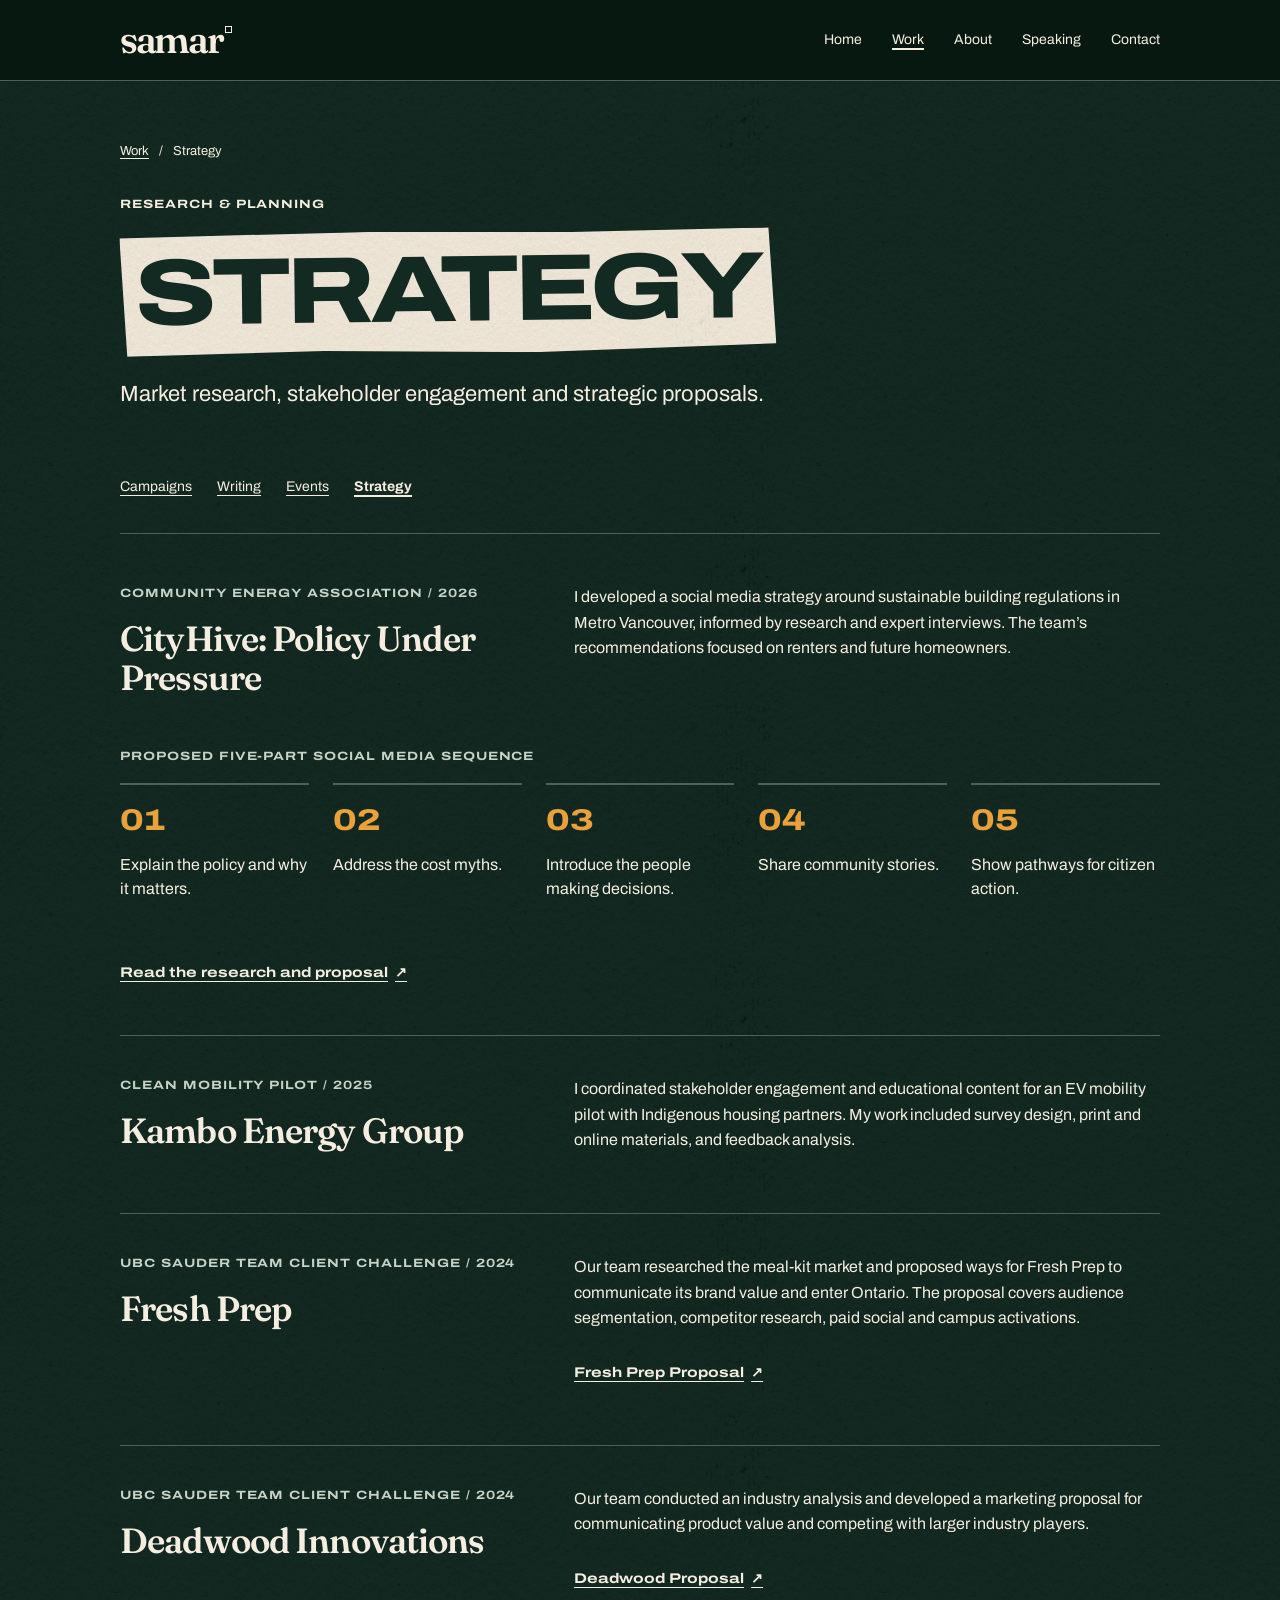
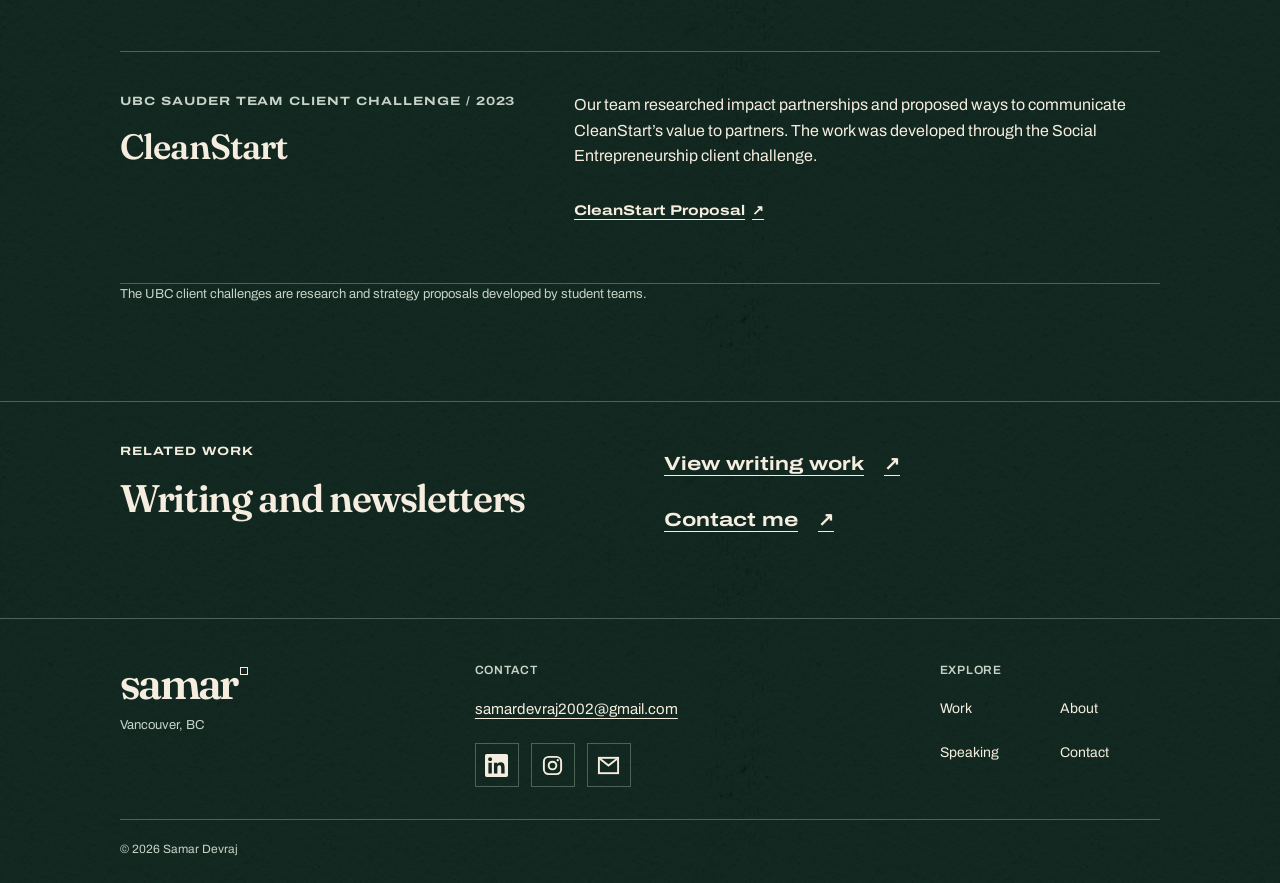
<file: work/strategy.html>
<!DOCTYPE html>

<html lang="en"><head><meta charset="utf-8"/><meta content="width=device-width,initial-scale=1" name="viewport"/><meta content="#132A22" name="theme-color"/><title>Strategy — Samar Devraj</title><meta content="Research, stakeholder engagement and strategy projects by Samar Devraj, including CityHive, Kambo Energy and UBC Sauder client challenges." name="description"/><meta content="website" property="og:type"/><meta content="Strategy — Samar Devraj" property="og:title"/><meta content="Research, stakeholder engagement and strategy projects by Samar Devraj, including CityHive, Kambo Energy and UBC Sauder client challenges." property="og:description"/><link href="../assets/favicon.svg" rel="icon" type="image/svg+xml"/><link href="https://fonts.googleapis.com" rel="preconnect"/><link crossorigin="" href="https://fonts.gstatic.com" rel="preconnect"/><link href="https://fonts.googleapis.com/css2?family=Archivo:wdth,wght@100,400;100,500;100,600;125,600;125,700;125,800&amp;family=Fraunces:opsz,wght@9..144,500;9..144,600&amp;display=swap" rel="stylesheet"/><link href="../styles.css" rel="stylesheet"/><script defer="" src="../script.js"></script></head><body class="page-strategy"><a class="skip-link" href="#main">Skip to content</a><header class="site-header"><div class="header-inner"><a aria-label="Samar Devraj, home" class="brand" href="../index.html">samar<span aria-hidden="true" class="degree"></span></a><button aria-controls="site-nav" aria-expanded="false" class="menu-toggle" type="button">Menu <span aria-hidden="true" class="menu-icon"></span></button><nav aria-label="Main navigation" class="site-nav" id="site-nav"><a href="../index.html">Home</a><a class="is-section" href="../work.html">Work</a><a href="../about.html">About</a><a href="../speaking.html">Speaking</a><a href="../contact.html">Contact</a></nav></div></header><main id="main" tabindex="-1"><section class="page-intro"><div class="container"><nav aria-label="Breadcrumb" class="breadcrumb"><a href="../work.html">Work</a><span aria-hidden="true">/</span><span aria-current="page">Strategy</span></nav><p class="eyebrow">Research &amp; planning</p><h1 class="page-title">STRATEGY</h1><p class="page-dek">Market research, stakeholder engagement and strategic proposals.</p></div></section><section class="section compact"><div class="container"><nav aria-label="Work categories" class="category-nav"><a href="campaigns.html">Campaigns</a><a href="writing.html">Writing</a><a href="events.html">Events</a><a aria-current="page" href="strategy.html">Strategy</a></nav><article class="ledger-entry strategy-feature"><div><p class="eyebrow">Community Energy Association / 2026</p><h2>CityHive: Policy Under Pressure</h2></div><div><p>I developed a social media strategy around sustainable building regulations in Metro Vancouver, informed by research and expert interviews. The team’s recommendations focused on renters and future homeowners.</p></div><div class="strategy-sequence"><p class="eyebrow">Proposed five-part social media sequence</p><ol><li>Explain the policy and why it matters.</li><li>Address the cost myths.</li><li>Introduce the people making decisions.</li><li>Share community stories.</li><li>Show pathways for citizen action.</li></ol></div><a class="text-link" href="cityhive.html">Read the research and proposal <span aria-hidden="true">↗</span></a></article><article class="ledger-entry"><div><p class="eyebrow">Clean Mobility Pilot / 2025</p><h2>Kambo Energy Group</h2></div><div><p>I coordinated stakeholder engagement and educational content for an EV mobility pilot with Indigenous housing partners. My work included survey design, print and online materials, and feedback analysis.</p></div></article><article class="ledger-entry"><div><p class="eyebrow">UBC Sauder team client challenge / 2024</p><h2>Fresh Prep</h2></div><div><p>Our team researched the meal-kit market and proposed ways for Fresh Prep to communicate its brand value and enter Ontario. The proposal covers audience segmentation, competitor research, paid social and campus activations.</p><div class="evidence-links"><a class="text-link" href="https://drive.google.com/file/d/1w8uh5TX6uFSI1eoz_-c2P56nchCwKxLo/view?usp=sharing" rel="noopener" target="_blank">Fresh Prep Proposal <span aria-hidden="true">↗</span></a></div></div></article><article class="ledger-entry"><div><p class="eyebrow">UBC Sauder team client challenge / 2024</p><h2>Deadwood Innovations</h2></div><div><p>Our team conducted an industry analysis and developed a marketing proposal for communicating product value and competing with larger industry players.</p><div class="evidence-links"><a class="text-link" href="https://drive.google.com/file/d/1s3S92Y7ZHuf3I1JVMqN-cRNJJJ3hELGx/view?usp=sharing" rel="noopener" target="_blank">Deadwood Proposal <span aria-hidden="true">↗</span></a></div></div></article><article class="ledger-entry"><div><p class="eyebrow">UBC Sauder team client challenge / 2023</p><h2>CleanStart</h2></div><div><p>Our team researched impact partnerships and proposed ways to communicate CleanStart’s value to partners. The work was developed through the Social Entrepreneurship client challenge.</p><div class="evidence-links"><a class="text-link" href="https://drive.google.com/file/d/1pbpqC1trpeWAhRLSQZVOyJkrZ_mNriwa/view?usp=sharing" rel="noopener" target="_blank">CleanStart Proposal <span aria-hidden="true">↗</span></a></div></div></article><p class="context-note">The UBC client challenges are research and strategy proposals developed by student teams.</p></div></section><section class="section category-ending strategy-ending"><div class="container ending-split"><div><p class="eyebrow">Related work</p><h2 class="section-title">Writing and newsletters</h2></div><div class="related-links"><a href="writing.html">View writing work <span aria-hidden="true">↗</span></a><a href="../contact.html">Contact me <span aria-hidden="true">↗</span></a></div></div></section></main><footer class="site-footer">
<div class="container">
<div class="footer-top">
<div class="footer-identity">
<a aria-label="Samar Devraj, home" class="footer-brand" href="../index.html">samar<span aria-hidden="true" class="degree"></span></a>
<p class="footer-location">Vancouver, BC</p>
</div>
<div class="footer-contact">
<p class="footer-label">Contact</p>
<a class="footer-email" href="mailto:samardevraj2002@gmail.com">samardevraj2002@gmail.com</a>
<div class="social-links">
<a aria-label="LinkedIn" class="social-link" href="https://www.linkedin.com/in/samar-devraj/" rel="noopener" target="_blank" title="LinkedIn">
<svg aria-hidden="true" focusable="false" height="24" viewbox="0 0 24 24" width="24"><path d="M20.447 20.452h-3.554v-5.569c0-1.328-.027-3.037-1.852-3.037-1.853 0-2.136 1.445-2.136 2.939v5.667H9.351V9h3.414v1.561h.046c.477-.9 1.637-1.85 3.37-1.85 3.601 0 4.267 2.37 4.267 5.455v6.286zM5.337 7.433c-1.144 0-2.063-.926-2.063-2.065 0-1.138.92-2.063 2.063-2.063 1.14 0 2.064.925 2.064 2.063 0 1.139-.925 2.065-2.064 2.065zm1.782 13.019H3.555V9h3.564v11.452zM22.225 0H1.771C.792 0 0 .774 0 1.729v20.542C0 23.227.792 24 1.771 24h20.451C23.2 24 24 23.227 24 22.271V1.729C24 .774 23.2 0 22.222 0h.003z" fill="currentColor"></path></svg>
</a>
<a aria-label="Instagram" class="social-link" href="https://www.instagram.com/hottest.samar.yet/" rel="noopener" target="_blank" title="Instagram">
<svg aria-hidden="true" focusable="false" height="24" viewbox="0 0 24 24" width="24"><rect fill="none" height="18" rx="5" stroke="currentColor" stroke-width="2" width="18" x="3" y="3"></rect><circle cx="12" cy="12" fill="none" r="4" stroke="currentColor" stroke-width="2"></circle><circle cx="17.5" cy="6.5" fill="currentColor" r="1.2"></circle></svg>
</a>
<a aria-label="Email" class="social-link" href="mailto:samardevraj2002@gmail.com" title="Email">
<svg aria-hidden="true" focusable="false" height="24" viewbox="0 0 24 24" width="24"><rect fill="none" height="16" stroke="currentColor" stroke-width="2" width="20" x="2" y="4"></rect><path d="m3 5 9 7 9-7" fill="none" stroke="currentColor" stroke-width="2"></path></svg>
</a>
</div>
</div>
<nav aria-label="Footer navigation" class="footer-navigation">
<p class="footer-label">Explore</p>
<div class="footer-links">
<a href="../work.html">Work</a>
<a href="../about.html">About</a>
<a href="../speaking.html">Speaking</a>
<a href="../contact.html">Contact</a>
</div>
</nav>
</div>
<div class="footer-bottom">© <span data-year="">2026</span> Samar Devraj</div>
</div>
</footer></body></html>
</file>
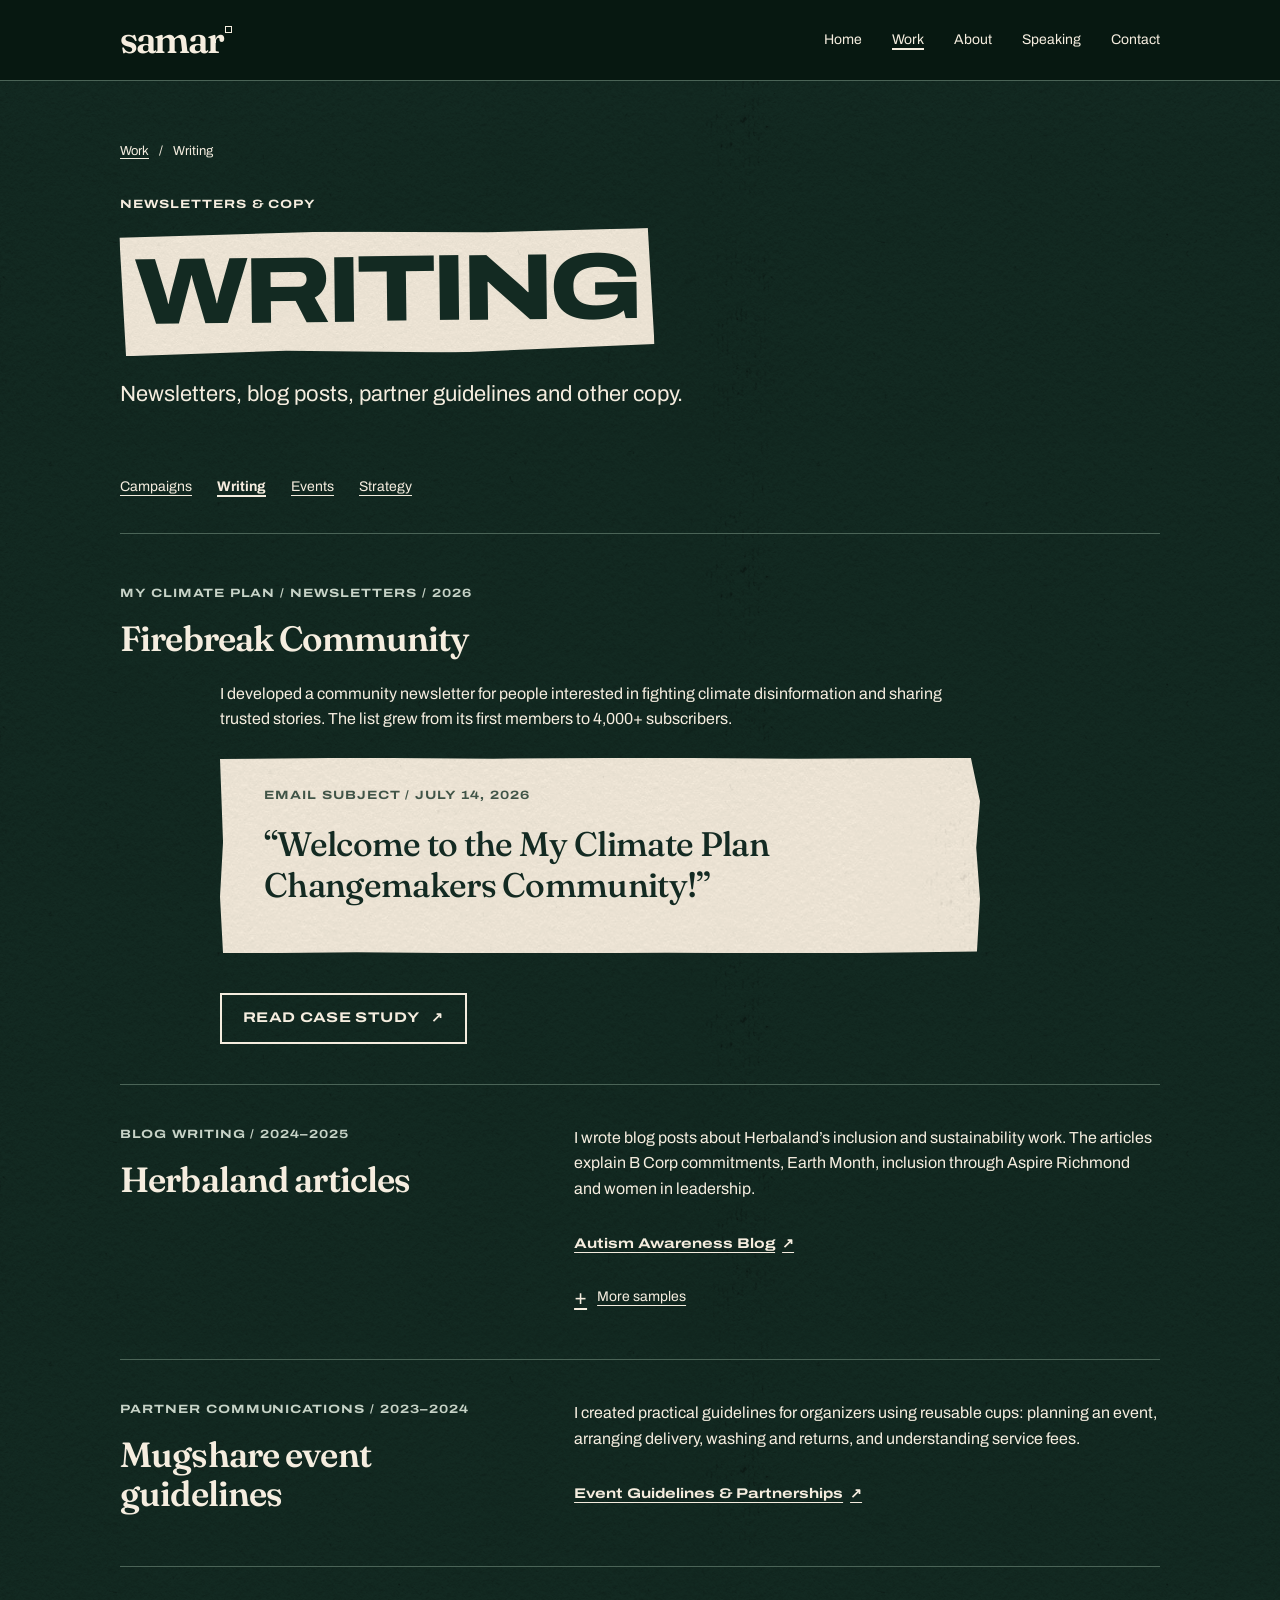
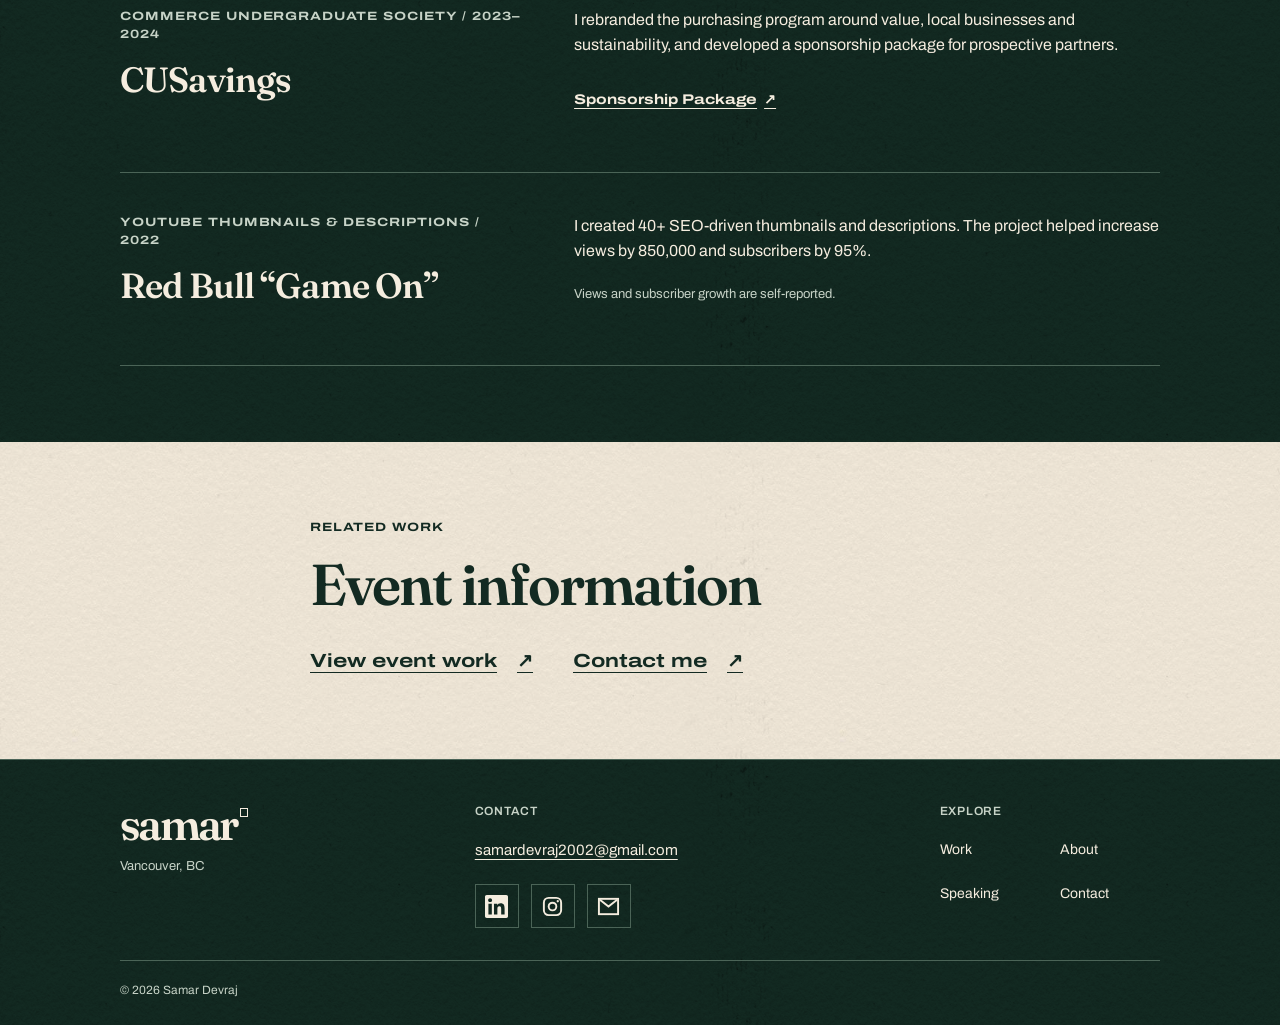
<file: work/writing.html>
<!DOCTYPE html>

<html lang="en"><head><meta charset="utf-8"/><meta content="width=device-width,initial-scale=1" name="viewport"/><meta content="#132A22" name="theme-color"/><title>Writing — Samar Devraj</title><meta content="Newsletters, brand copy, event guidelines and partner communications by Samar Devraj." name="description"/><meta content="website" property="og:type"/><meta content="Writing — Samar Devraj" property="og:title"/><meta content="Newsletters, brand copy, event guidelines and partner communications by Samar Devraj." property="og:description"/><link href="../assets/favicon.svg" rel="icon" type="image/svg+xml"/><link href="https://fonts.googleapis.com" rel="preconnect"/><link crossorigin="" href="https://fonts.gstatic.com" rel="preconnect"/><link href="https://fonts.googleapis.com/css2?family=Archivo:wdth,wght@100,400;100,500;100,600;125,600;125,700;125,800&amp;family=Fraunces:opsz,wght@9..144,500;9..144,600&amp;display=swap" rel="stylesheet"/><link href="../styles.css" rel="stylesheet"/><script defer="" src="../script.js"></script></head><body class="page-writing"><a class="skip-link" href="#main">Skip to content</a><header class="site-header"><div class="header-inner"><a aria-label="Samar Devraj, home" class="brand" href="../index.html">samar<span aria-hidden="true" class="degree"></span></a><button aria-controls="site-nav" aria-expanded="false" class="menu-toggle" type="button">Menu <span aria-hidden="true" class="menu-icon"></span></button><nav aria-label="Main navigation" class="site-nav" id="site-nav"><a href="../index.html">Home</a><a class="is-section" href="../work.html">Work</a><a href="../about.html">About</a><a href="../speaking.html">Speaking</a><a href="../contact.html">Contact</a></nav></div></header><main id="main" tabindex="-1"><section class="page-intro"><div class="container"><nav aria-label="Breadcrumb" class="breadcrumb"><a href="../work.html">Work</a><span aria-hidden="true">/</span><span aria-current="page">Writing</span></nav><p class="eyebrow">Newsletters &amp; copy</p><h1 class="page-title">WRITING</h1><p class="page-dek">Newsletters, blog posts, partner guidelines and other copy.</p></div></section><section class="section compact"><div class="container"><nav aria-label="Work categories" class="category-nav"><a href="campaigns.html">Campaigns</a><a aria-current="page" href="writing.html">Writing</a><a href="events.html">Events</a><a href="strategy.html">Strategy</a></nav><article class="ledger-entry writing-feature"><div><p class="eyebrow">My Climate Plan / Newsletters / 2026</p><h2>Firebreak Community</h2></div><div><p>I developed a community newsletter for people interested in fighting climate disinformation and sharing trusted stories. The list grew from its first members to 4,000+ subscribers.</p><div class="writing-specimen paper paper-piece"><p class="eyebrow">Email subject / July 14, 2026</p><blockquote>“Welcome to the My Climate Plan Changemakers Community!”</blockquote></div><a class="button secondary" href="firebreak.html">Read case study <span aria-hidden="true">↗</span></a></div></article><article class="ledger-entry"><div><p class="eyebrow">Blog writing / 2024–2025</p><h2>Herbaland articles</h2></div><div><p>I wrote blog posts about Herbaland’s inclusion and sustainability work. The articles explain B Corp commitments, Earth Month, inclusion through Aspire Richmond and women in leadership.</p><div class="evidence-links"><a class="text-link" href="https://www.herbaland.ca/blogs/news/autism-awareness-month-and-inclusivity-at-herbaland" rel="noopener" target="_blank">Autism Awareness Blog <span aria-hidden="true">↗</span></a></div><details class="more-samples"><summary>More samples</summary><div class="evidence-links"><a class="text-link" href="https://www.herbaland.ca/blogs/news/celebrating-earth-month-at-herbaland" rel="noopener" target="_blank">Earth Month Blog <span aria-hidden="true">↗</span></a><a class="text-link" href="https://www.herbaland.ca/blogs/news/celebrating-b-corp-month-at-herbaland" rel="noopener" target="_blank">B-Corp Blog <span aria-hidden="true">↗</span></a><a class="text-link" href="https://www.herbaland.ca/blogs/news/why-women-s-history-month-matters-and-why-businesses-should-care" rel="noopener" target="_blank">Women's Month Blog <span aria-hidden="true">↗</span></a></div></details></div></article><article class="ledger-entry"><div><p class="eyebrow">Partner communications / 2023–2024</p><h2>Mugshare event guidelines</h2></div><div><p>I created practical guidelines for organizers using reusable cups: planning an event, arranging delivery, washing and returns, and understanding service fees.</p><div class="evidence-links"><a class="text-link" href="https://drive.google.com/file/d/1RRznyKinjzmG4DPsAD0L8BLU5ZTrcHQF/view?usp=sharing" rel="noopener" target="_blank">Event Guidelines &amp; Partnerships <span aria-hidden="true">↗</span></a></div></div></article><article class="ledger-entry"><div><p class="eyebrow">Commerce Undergraduate Society / 2023–2024</p><h2>CUSavings</h2></div><div><p>I rebranded the purchasing program around value, local businesses and sustainability, and developed a sponsorship package for prospective partners.</p><div class="evidence-links"><a class="text-link" href="https://drive.google.com/file/d/1yHub5ANI5ABtr7t6rx3LQDeDZYeZfUUH/view?usp=sharing" rel="noopener" target="_blank">Sponsorship Package <span aria-hidden="true">↗</span></a></div></div></article><article class="ledger-entry"><div><p class="eyebrow">YouTube thumbnails &amp; descriptions / 2022</p><h2>Red Bull “Game On”</h2></div><div><p>I created 40+ SEO-driven thumbnails and descriptions. The project helped increase views by 850,000 and subscribers by 95%.</p><p class="context-note">Views and subscriber growth are self-reported.</p></div></article></div></section><section class="section paper category-ending"><div class="container narrow"><p class="eyebrow">Related work</p><h2 class="section-title">Event information</h2><div class="related-links"><a href="events.html">View event work <span aria-hidden="true">↗</span></a><a href="../contact.html">Contact me <span aria-hidden="true">↗</span></a></div></div></section></main><footer class="site-footer">
<div class="container">
<div class="footer-top">
<div class="footer-identity">
<a aria-label="Samar Devraj, home" class="footer-brand" href="../index.html">samar<span aria-hidden="true" class="degree"></span></a>
<p class="footer-location">Vancouver, BC</p>
</div>
<div class="footer-contact">
<p class="footer-label">Contact</p>
<a class="footer-email" href="mailto:samardevraj2002@gmail.com">samardevraj2002@gmail.com</a>
<div class="social-links">
<a aria-label="LinkedIn" class="social-link" href="https://www.linkedin.com/in/samar-devraj/" rel="noopener" target="_blank" title="LinkedIn">
<svg aria-hidden="true" focusable="false" height="24" viewbox="0 0 24 24" width="24"><path d="M20.447 20.452h-3.554v-5.569c0-1.328-.027-3.037-1.852-3.037-1.853 0-2.136 1.445-2.136 2.939v5.667H9.351V9h3.414v1.561h.046c.477-.9 1.637-1.85 3.37-1.85 3.601 0 4.267 2.37 4.267 5.455v6.286zM5.337 7.433c-1.144 0-2.063-.926-2.063-2.065 0-1.138.92-2.063 2.063-2.063 1.14 0 2.064.925 2.064 2.063 0 1.139-.925 2.065-2.064 2.065zm1.782 13.019H3.555V9h3.564v11.452zM22.225 0H1.771C.792 0 0 .774 0 1.729v20.542C0 23.227.792 24 1.771 24h20.451C23.2 24 24 23.227 24 22.271V1.729C24 .774 23.2 0 22.222 0h.003z" fill="currentColor"></path></svg>
</a>
<a aria-label="Instagram" class="social-link" href="https://www.instagram.com/hottest.samar.yet/" rel="noopener" target="_blank" title="Instagram">
<svg aria-hidden="true" focusable="false" height="24" viewbox="0 0 24 24" width="24"><rect fill="none" height="18" rx="5" stroke="currentColor" stroke-width="2" width="18" x="3" y="3"></rect><circle cx="12" cy="12" fill="none" r="4" stroke="currentColor" stroke-width="2"></circle><circle cx="17.5" cy="6.5" fill="currentColor" r="1.2"></circle></svg>
</a>
<a aria-label="Email" class="social-link" href="mailto:samardevraj2002@gmail.com" title="Email">
<svg aria-hidden="true" focusable="false" height="24" viewbox="0 0 24 24" width="24"><rect fill="none" height="16" stroke="currentColor" stroke-width="2" width="20" x="2" y="4"></rect><path d="m3 5 9 7 9-7" fill="none" stroke="currentColor" stroke-width="2"></path></svg>
</a>
</div>
</div>
<nav aria-label="Footer navigation" class="footer-navigation">
<p class="footer-label">Explore</p>
<div class="footer-links">
<a href="../work.html">Work</a>
<a href="../about.html">About</a>
<a href="../speaking.html">Speaking</a>
<a href="../contact.html">Contact</a>
</div>
</nav>
</div>
<div class="footer-bottom">© <span data-year="">2026</span> Samar Devraj</div>
</div>
</footer></body></html>
</file>
<file: styles.css>
:root {
  --deep: #132A22;
  --header-bg: #071811;
  --pine: #1F4034;
  --bone: #F5EDDF;
  --soft: #C7D3C7;
  --brick: #9F3548;
  --brick-hover: #7F293B;
  --sun: #E9A13B;
  --rule: #4B6457;
  --paper-rule: #A5B1A4;
  --serif: "Fraunces", Georgia, serif;
  --sans: "Archivo", Arial, sans-serif;
}
* { box-sizing: border-box; }
html { scroll-behavior: smooth; }
body { position: relative; isolation: isolate; margin: 0; background: var(--deep); color: var(--bone); font: 400 16px/1.6 var(--sans); }
body::before { content: ''; position: absolute; inset: 0; z-index: -1; background: url("assets/pine-paper-ink.png") repeat; background-size: 768px; opacity: .44; pointer-events: none; }
a { color: inherit; text-underline-offset: .25em; }
a:hover { text-decoration-thickness: 2px; }
button, input, textarea, select { font: inherit; }
button, a, input, textarea, select { -webkit-tap-highlight-color: transparent; }
:focus-visible { outline: 3px solid var(--sun); outline-offset: 5px; }
.paper :focus-visible { outline-color: var(--deep); }
input:focus-visible, textarea:focus-visible, select:focus-visible { outline-color: var(--deep); outline-offset: -5px; }
main:focus { outline: none; }
img { max-width: 100%; height: auto; display: block; }
figure { margin: 0; }
figcaption { margin-top: 12px; color: var(--soft); font-size: 12px; }
p { margin: 0 0 20px; }
h1, h2, h3 { margin: 0; font-weight: 600; }
.container { max-width: 1160px; margin: auto; padding: 0 clamp(22px, 5vw, 60px); }
.narrow { max-width: 780px; }
.section { padding: 76px 0; }
.section.compact { padding-top: 24px; }
.paper { background: var(--bone) url("assets/paper.jpg") repeat; background-size: 768px; background-blend-mode: multiply; color: var(--deep); }
.paper-piece { clip-path: polygon(0 .6%, 18% 0, 36% .4%, 57% 0, 76% .5%, 98.8% 0, 100% 22%, 99.5% 46%, 100% 72%, 99.6% 99%, 79% 100%, 59% 99.6%, 37% 100%, 18% 99.4%, .4% 100%, 0 71%, .4% 43%); }
.paper-piece.open-corner { clip-path: polygon(0 .5%, 25% 0, 49% .5%, 74% 0, calc(100% - var(--cut)) .4%, calc(100% - var(--cut)) var(--cut), 100% var(--cut), 99.6% 50%, 100% 74%, 99.5% 99.3%, 78% 100%, 51% 99.4%, 27% 100%, .4% 99.5%, 0 70%, .4% 40%); }
.paper .quiet { color: #405447; }
.quiet, .context-note { color: var(--soft); font-size: 13px; }
.context-note { line-height: 1.65; }
.eyebrow { font: 700 12px/1.5 var(--sans); font-stretch: 125%; text-transform: uppercase; letter-spacing: .08em; margin-bottom: 18px; }
.section-title { font: 600 clamp(32px, 4.5vw, 58px)/1.06 var(--serif); letter-spacing: -.035em; margin-bottom: 24px; }
.degree { display: inline-block; width: .19em; height: .19em; min-width: 7px; min-height: 7px; border: max(1.5px, .045em) solid currentColor; vertical-align: top; margin: .13em 0 0 .07em; }
.open-corner { --cut: clamp(28px, 4vw, 54px); clip-path: polygon(0 0, calc(100% - var(--cut)) 0, calc(100% - var(--cut)) var(--cut), 100% var(--cut), 100% 100%, 0 100%); }
.skip-link { position: fixed; left: 20px; top: -90px; z-index: 100; background: var(--bone); color: var(--deep); padding: 12px 20px; }
.skip-link:focus { top: 14px; outline-color: var(--deep); }
.site-header { position: sticky; top: 0; z-index: 30; background: var(--header-bg); border-bottom: 1px solid var(--rule); }
.header-inner { position: relative; max-width: 1160px; padding: 18px clamp(22px, 5vw, 60px); margin: auto; display: flex; align-items: center; justify-content: space-between; gap: 30px; }
.brand, .footer-brand { font: 600 38px/1 var(--serif); letter-spacing: -.06em; text-decoration: none; white-space: nowrap; }
.site-nav { display: flex; align-items: center; gap: 30px; }
.site-nav a { min-height: 44px; display: inline-flex; align-items: center; font-size: 14px; text-decoration: none; }
.site-nav a[aria-current], .site-nav a.is-section { text-decoration: underline; text-decoration-thickness: 2px; }
.menu-toggle { display: none; background: none; color: var(--bone); border: 1px solid var(--rule); min-height: 44px; padding: 8px 12px; font-size: 14px; align-items: center; gap: 10px; cursor: pointer; }
.menu-icon { position: relative; display: block; width: 16px; height: 12px; border-top: 2px solid currentColor; border-bottom: 2px solid currentColor; }
.menu-icon::after { content: ""; position: absolute; left: 0; right: 0; top: 3px; border-top: 2px solid currentColor; }
.button { min-height: 48px; display: inline-flex; align-items: center; justify-content: center; gap: 12px; padding: 14px 21px; background: var(--brick); color: var(--bone); border: 2px solid var(--brick); text-decoration: none; font: 700 14px/1.3 var(--sans); font-stretch: 125%; text-transform: uppercase; letter-spacing: .025em; cursor: pointer; }
.button.secondary { background: transparent; color: inherit; border-color: currentColor; }
.button:not(.secondary):hover { background: var(--brick-hover); border-color: var(--brick-hover); color: var(--bone); }
.button.secondary:hover { background: var(--bone); border-color: var(--bone); color: var(--deep); }
.paper .button.secondary:hover { background: var(--deep); border-color: var(--deep); color: var(--bone); }
.button:disabled { opacity: .65; cursor: wait; }
.text-link { min-height: 44px; display: inline-flex; align-items: center; gap: 7px; font: 700 14px/1.4 var(--sans); font-stretch: 125%; }
.evidence-links { display: flex; flex-wrap: wrap; gap: 6px 22px; margin: 12px 0 10px; }
.home-hero { padding: 32px 0 40px; }
.wordmark { line-height: 1; margin: 32px 0; }
.first-name { display: block; font: 600 clamp(90px, 19vw, 220px)/.83 var(--serif); letter-spacing: -.055em; }
.surname { display: flex; gap: .045em; width: fit-content; font: 800 clamp(35px, 10vw, 116px)/1 var(--sans); font-stretch: 125%; letter-spacing: -.055em; margin-top: 24px; }
.surname > span { display: block; padding: .07em .11em .08em; background: var(--bone) url("assets/paper.jpg"); background-size: 500px; background-blend-mode: multiply; color: var(--deep); transform: rotate(var(--tilt)); clip-path: polygon(1% 2%, 97% 0, 100% 96%, 2% 100%); }
.hero-bottom { display: grid; grid-template-columns: 1fr 1fr; gap: 50px; align-items: end; }
.professional-role { font: 500 clamp(20px, 2.5vw, 27px)/1.3 var(--sans); margin-bottom: 0; }
.hero-layout { display: grid; grid-template-columns: minmax(0, 1.25fr) minmax(0, .75fr); align-items: center; gap: 40px; }
.hero-identity { min-width: 0; }
.hero-identity .wordmark { margin: 0; }
.hero-identity .first-name { font-size: clamp(90px, 15vw, 170px); }
.hero-identity .surname { font-size: clamp(35px, 7.7vw, 88px); margin-top: 24px; }
.hero-bottom.hero-summary { display: grid; grid-template-columns: minmax(0, 1fr) auto; align-items: center; gap: 24px; margin-top: 28px; }
.hero-intro { max-width: 40ch; font: 500 clamp(20px, 2.3vw, 25px)/1.35 var(--sans); margin-bottom: 0; }
.hero-summary .social-links { flex-wrap: nowrap; }
.positioning-sheet .positioning-role { margin-top: -8px; }
.hero-photo { padding: 10px; }
.hero-photo img { width: 100%; aspect-ratio: 4/5; object-fit: cover; object-position: 50% 45%; }
.speaking-layout { display: grid; grid-template-columns: minmax(0, .95fr) minmax(0, 1.05fr); gap: 36px; align-items: center; }
.speaking-intro .page-title { font-size: clamp(36px, 6vw, 70px); }
.speaking-photo { padding: 10px 10px 14px; }
.speaking-photo img { width: 100%; }
.speaking-photo figcaption { color: var(--deep); }
.block-party-photo { margin-top: 32px; }
.block-party-photo img { width: 100%; aspect-ratio: 3/2; object-fit: cover; }
@media (max-width: 760px) {
  .hero-layout { grid-template-columns: minmax(0, 1.15fr) minmax(0, .85fr); gap: 26px; }
  .speaking-layout { grid-template-columns: 1fr; gap: 28px; }
  .hero-identity .first-name { font-size: clamp(75px, 15vw, 110px); }
  .hero-identity .surname { font-size: clamp(32px, 7.1vw, 52px); margin-top: 18px; }
  .hero-photo { width: 100%; }
  .speaking-intro .page-title { font-size: clamp(30px, 7.5vw, 56px); }
  .speaking-photo { width: 100%; max-width: 600px; }
}
@media (max-width: 520px) {
  .hero-layout { grid-template-columns: 1fr; gap: 16px; }
  .hero-identity .first-name { font-size: clamp(72px, 21vw, 100px); }
  .hero-identity .surname { font-size: clamp(31px, 9.1vw, 42px); margin-top: 14px; }
  .hero-photo img { aspect-ratio: 6/5; object-position: 50% 35%; }
  .hero-bottom.hero-summary { grid-template-columns: 1fr; gap: 18px; margin-top: 20px; }
}
.personal-line { font: 500 clamp(21px, 2.7vw, 31px)/1.18 var(--serif); border-left: 3px solid var(--bone); padding-left: 22px; margin-bottom: 0; }
.positioning-section { padding: 0 0 16px; }
.positioning-sheet { margin-left: 18%; padding: 38px clamp(25px, 5vw, 58px); }
.positioning-sheet p:not(.eyebrow) { max-width: 53ch; }
.wide-title { font: 800 clamp(27px, 4vw, 48px)/1.04 var(--sans); font-stretch: 125%; letter-spacing: -.05em; margin-bottom: 24px; }
.section-heading { display: flex; justify-content: space-between; gap: 35px; align-items: end; margin-bottom: 30px; }
.section-heading .section-title { margin-bottom: 0; }
.invitation { padding: 38px clamp(28px, 5vw, 60px); margin-left: 0; margin-right: -30px; }
.invitation { display: grid; grid-template-columns: minmax(0, 1.4fr) minmax(0, .9fr); gap: 36px; align-items: center; }
.invitation-copy { min-width: 0; }
.invitation-copy > p { max-width: 57ch; }
.featured-artifact { padding: 9px 9px 16px; background: var(--bone) url("assets/paper.jpg"); background-size: 600px; background-blend-mode: multiply; transform: rotate(1.5deg); }
.featured-artifact img { width: 100%; }
.featured-artifact figcaption { color: var(--deep); }
.invitation-copy .invitation-title { font-size: clamp(30px, 4.2vw, 50px); }
.invitation-mast { display: flex; align-items: start; justify-content: space-between; gap: 30px; padding-right: var(--cut); }
.invitation-mast .eyebrow { max-width: 38ch; }
.small-wordmark { font: 600 28px/1 var(--serif); letter-spacing: -.055em; white-space: nowrap; }
.invitation-title { font: 800 clamp(35px, 5.7vw, 68px)/1.02 var(--sans); font-stretch: 125%; letter-spacing: -.05em; margin: 28px 0; }
.invitation > p { max-width: 57ch; }
.result-row { display: grid; grid-template-columns: 1fr 1fr; gap: 30px; align-items: end; max-width: 600px; border-top: 1px solid var(--paper-rule); padding-top: 24px; margin: 30px 0; }
.result-row strong { display: inline-block; font: 800 clamp(48px, 7vw, 82px)/1 var(--sans); font-stretch: 125%; letter-spacing: -.065em; }
.result { background: var(--sun); color: var(--deep); padding: 8px 12px; }
.result-row .partner-result { font-size: clamp(40px, 5vw, 63px); padding-bottom: 8px; }
.result-row span { display: block; margin-top: 12px; font-size: 13px; }
.selected-pair { display: grid; grid-template-columns: repeat(2, minmax(0, 1fr)); gap: 54px; padding-top: 54px; }
.selected-story { display: flex; flex-direction: column; min-width: 0; }
.selected-media { width: 100%; aspect-ratio: 4/3; margin: 0 0 24px; }
.selected-story img { object-fit: cover; object-position: 42% 40%; }
.selected-story h3 { font: 600 clamp(27px, 3vw, 38px)/1.1 var(--serif); letter-spacing: -.025em; margin-bottom: 18px; }
.selected-story > .text-link { align-self: flex-start; margin-top: auto; }
.selected-excerpt { display: flex; flex-direction: column; justify-content: space-between; gap: 18px; padding: clamp(24px, 3.2vw, 38px); background: var(--bone) url("assets/paper.jpg") repeat; background-size: 768px; background-blend-mode: multiply; color: var(--deep); }
.selected-excerpt .eyebrow { margin: 0; }
.selected-excerpt p { margin: 0; font: 500 clamp(22px, 2.5vw, 30px)/1.25 var(--serif); letter-spacing: -.02em; }
.selected-excerpt cite { font: 400 12px/1.5 var(--sans); color: #405447; margin-top: 0; }
.letter-signature { display: block; font: 500 19px/1.4 var(--serif); margin-top: 44px; color: var(--soft); }
.about-teaser { display: grid; grid-template-columns: 1fr 1.1fr; gap: 55px; }
.about-teaser .button { margin: 8px 10px 0 0; }
.page-intro { padding: 54px 0 30px; }
.page-title { font: 800 clamp(36px, 7.5vw, 94px)/1.05 var(--sans); font-stretch: 125%; letter-spacing: -.055em; margin: 12px 0 25px; overflow-wrap: anywhere; }
.page-title { display: table; max-width: 100%; padding: .11em .16em .14em; background: var(--bone) url("assets/paper.jpg"); background-size: 600px; background-blend-mode: multiply; color: var(--deep); transform: rotate(-.65deg); clip-path: polygon(0 3%, 38% 0, 69% 2%, 99% 0, 100% 95%, 63% 100%, 31% 97%, 1% 100%); }
.page-dek { max-width: 58ch; font-size: clamp(18px, 2vw, 22px); line-height: 1.5; margin-bottom: 0; }
.breadcrumb { display: flex; flex-wrap: wrap; gap: 10px; font-size: 13px; margin-bottom: 28px; }
.breadcrumb a { min-height: 32px; display: inline-flex; align-items: center; }
.breadcrumb span { display: inline-flex; align-items: center; }
.category-list { border-top: 1px solid var(--rule); }
.category-row { display: grid; grid-template-columns: 90px 1fr 40px; gap: 22px; align-items: center; padding: 30px 0; text-decoration: none; border-bottom: 1px solid var(--rule); }
.category-format { font: 700 12px/1.4 var(--sans); font-stretch: 125%; text-transform: uppercase; }
.category-row strong { display: block; font: 800 clamp(24px, 3.5vw, 39px)/1.1 var(--sans); font-stretch: 125%; letter-spacing: -.035em; margin-bottom: 8px; }
.category-description { display: block; color: var(--soft); font-size: 16px; }
.category-arrow { font-size: 28px; }
.category-row:hover strong { text-decoration: underline; text-underline-offset: .15em; }
.case-index { display: grid; grid-template-columns: repeat(3,1fr); gap: 30px; margin-top: 34px; }
.case-index > a { display: block; padding-top: 24px; border-top: 2px solid var(--deep); text-decoration: none; }
.case-index h3 { font: 600 30px/1.12 var(--serif); letter-spacing: -.025em; margin-bottom: 20px; }
.case-index > a:hover h3 { text-decoration: underline; text-underline-offset: .15em; }
.category-nav { display: flex; flex-wrap: wrap; gap: 15px 25px; border-bottom: 1px solid var(--rule); padding-bottom: 24px; margin-bottom: 10px; }
.category-nav a { display: inline-flex; align-items: center; min-height: 44px; font-size: 14px; }
.category-nav a[aria-current] { font-weight: 700; text-decoration-thickness: 2px; }
.ledger-entry { display: grid; grid-template-columns: 1fr 1.45fr; gap: 50px; padding: 40px 0; border-bottom: 1px solid var(--rule); }
.ledger-entry h2 { font: 600 clamp(26px, 3vw, 35px)/1.1 var(--serif); letter-spacing: -.025em; }
.ledger-entry .eyebrow { color: var(--soft); }
.ledger-entry .button { margin-top: 14px; }
.lead-entry { margin: 24px 0 0; padding: 40px 34px; gap: 40px; border: 0; }
.lead-entry .eyebrow { color: #405447; padding-right: 25px; }
.campaign-feature { grid-template-columns: 1fr; gap: 26px; }
.campaign-body { display: grid; grid-template-columns: minmax(180px, .65fr) minmax(0, 1fr); gap: clamp(28px, 4vw, 54px); align-items: start; }
.campaign-body > .campaign-preview { width: min(100%, 300px); margin: 0; }
.campaign-body .campaign-preview figcaption, .campaign-body .campaign-quote cite { color: var(--soft); }
.campaign-copy { min-width: 0; }
.campaign-copy .campaign-quote { margin: 28px 0; }
.writing-feature { grid-template-columns: 1fr; gap: 22px; }
.writing-feature > div:last-child { max-width: 760px; margin-left: clamp(0px, 10vw, 100px); }
.writing-feature .writing-specimen { margin: 26px 0; border: 0; padding: 28px clamp(24px, 4vw, 44px); }
.writing-feature .writing-specimen .eyebrow { color: #405447; }
.strategy-feature > div { min-width: 0; }
.strategy-sequence { grid-column: 1 / -1; }
.strategy-sequence ol { display: grid; grid-template-columns: repeat(5, minmax(0, 1fr)); list-style: none; counter-reset: strategy-step; padding: 0; margin: 0; gap: 24px; }
.strategy-sequence li { counter-increment: strategy-step; padding-top: 20px; border-top: 2px solid var(--rule); font-size: 16px; line-height: 1.5; }
.strategy-sequence li::before { content: counter(strategy-step, decimal-leading-zero); display: block; margin-bottom: 18px; color: var(--sun); font: 800 30px/1 var(--sans); font-stretch: 125%; }
.strategy-feature > .text-link { grid-column: 1 / -1; justify-self: start; }
@media (max-width: 760px) {
  .campaign-body { grid-template-columns: minmax(130px, .65fr) minmax(0, 1fr); gap: 26px; }
  .strategy-sequence ol { grid-template-columns: 1fr; gap: 0; }
  .strategy-sequence li { display: grid; grid-template-columns: 40px 1fr; gap: 18px; padding: 18px 0; border-top-width: 1px; }
  .strategy-sequence li::before { margin: 0; font-size: 24px; }
}
@media (max-width: 520px) {
  .campaign-body { grid-template-columns: 1fr; }
  .campaign-body > .campaign-preview { justify-self: center; }
  .writing-feature > div:last-child { margin-left: 0; }
}
.project-jump { display: flex; flex-wrap: wrap; gap: 4px 20px; padding: 15px 0; border-bottom: 1px solid var(--rule); }
.project-jump a { display: inline-flex; align-items: center; min-height: 44px; font-size: 13px; }
.ledger-entry[id] { scroll-margin-top: 105px; }
.campaign-quote { font: 800 clamp(26px,3vw,39px)/1.08 var(--sans); font-stretch: 125%; letter-spacing: -.04em; }
.campaign-quote cite { color: #405447; }
.more-samples summary { display: flex; gap: 10px; align-items: center; min-height: 44px; cursor: pointer; font-size: 14px; text-decoration: underline; text-underline-offset: .25em; }
.more-samples summary::before { content: '+'; font-size: 21px; }
.more-samples[open] summary::before { content: '−'; }
.more-samples .evidence-links { margin-top: 0; }
.local-story { margin-top: 10px; }
[hidden] { display: none !important; }
.case-contact { grid-column: 1/-1; padding-top: 25px; border-top: 1px solid var(--paper-rule); }
.case-specimen { padding: 32px; margin: 30px 0; }
.case-specimen .specimen-label { display: block; padding-right: 34px; margin-bottom: 25px; }
.case-specimen cite { color: #405447; }
.series-list.case-specimen { list-style-position: inside; padding-top: 45px; }
.series-list.case-specimen li { border-color: var(--paper-rule); }
.outcome-grid .result { width: fit-content; }
.related-links { display: flex; flex-wrap: wrap; gap: 20px 40px; }
.related-links a { min-height: 44px; display: inline-flex; align-items: center; gap: 20px; font: 700 19px/1.3 var(--sans); font-stretch: 125%; }
.ending-split { display: grid; grid-template-columns: 1fr 1fr; gap: 48px; align-items: start; }
.ending-split .related-links { display: grid; gap: 12px; }
.ending-split .section-title { margin-bottom: 0; }
.strategy-ending { border-top: 1px solid var(--rule); padding-top: 40px; }
.strategy-ending .section-title { font-size: clamp(28px, 3vw, 40px); }
.bio-layout { display: grid; grid-template-columns: .9fr 1.3fr; gap: 56px; align-items: start; }
.portrait { width: 100%; aspect-ratio: 3/4; object-fit: cover; }
.bio-layout figure { background: var(--bone) url("assets/paper.jpg"); background-size: 700px; background-blend-mode: multiply; padding: 14px 14px 20px; transform: rotate(-1.3deg); }
.bio-layout figcaption { color: var(--deep); }
.bio-copy p { max-width: 55ch; }
.bio-signoff { font: 500 27px/1.2 var(--serif); margin: 30px 0; }
.approach-list { margin: 35px 0 0; }
.approach-list > div { display: grid; grid-template-columns: 1fr 2fr; gap: 32px; padding: 25px 0; border-top: 1px solid var(--paper-rule); }
.approach-list dt { font: 700 21px/1.4 var(--sans); font-stretch: 125%; }
.approach-list dd { margin: 0; max-width: 58ch; }
.recognition-grid { display: grid; grid-template-columns: repeat(2,1fr); gap: 32px; }
.recognition-grid article { border-top: 1px solid var(--rule); padding-top: 25px; }
.recognition-grid h2 { font: 600 30px/1.15 var(--serif); margin-bottom: 20px; }
.participation-list { list-style: none; padding: 0; margin: 0; }
.page-speaking .section.compact { padding-bottom: 24px; }
.page-speaking .section.compact + .section { padding-top: 24px; }
.speaking-enquiries { margin-top: 32px; padding-top: 24px; border-top: 1px solid var(--paper-rule); }
.speaking-enquiries p { max-width: 50ch; margin-bottom: 18px; }
.podcast-feature { display: grid; grid-template-columns: .7fr 1.3fr; gap: 36px; padding: clamp(26px, 4vw, 40px); margin-bottom: 48px; scroll-margin-top: 105px; }
.podcast-feature .section-title { font-size: clamp(30px, 4vw, 46px); }
.podcast-series { font: 800 clamp(23px, 3vw, 32px)/1.12 var(--sans); font-stretch: 125%; letter-spacing: -.035em; }
@media (max-width: 760px) {
  .ending-split, .podcast-feature { grid-template-columns: 1fr; gap: 24px; }
}
.participation-list li { display: flex; gap: 25px; justify-content: space-between; padding: 24px 0; border-top: 1px solid var(--rule); }
.paper .participation-list li { border-color: var(--paper-rule); }
.participation-list h3 { font: 600 23px/1.25 var(--serif); margin-bottom: 8px; }
.participation-list p { margin-bottom: 0; font-size: 15px; }
.participation-list li > span { font-size: 13px; }
.contact-layout { display: grid; grid-template-columns: minmax(0, .85fr) minmax(0, 1.25fr); gap: 40px; padding: clamp(22px, 4vw, 40px); }
.contact-details { min-width: 0; padding-right: 32px; border-right: 1px solid var(--paper-rule); }
.contact-label { font-size: 15px; margin-bottom: 9px; }
.contact-email { display: inline-flex; align-items: center; min-height: 48px; font: 500 clamp(18px, 1.8vw, 22px)/1.45 var(--sans); overflow-wrap: anywhere; }
.contact-profiles { display: grid; margin-top: 26px; }
.contact-profiles a { display: flex; align-items: center; justify-content: space-between; gap: 12px; min-height: 52px; border-top: 1px solid var(--paper-rule); text-decoration: none; }
.contact-profiles a:last-child { border-bottom: 1px solid var(--paper-rule); }
.contact-profiles a:hover { text-decoration: underline; }
.contact-location { margin: 26px 0 0; color: #405447; font-size: 14px; }
.contact-form { min-width: 0; }
.contact-name-email { display: grid; grid-template-columns: 1fr; gap: 0; }
.contact-form .field input, .contact-form .field select, .contact-form .field textarea { border: 1px solid var(--rule); background: rgba(255,255,255,.35); }
.contact-form .form-status { min-height: 0; margin: 0; overflow-wrap: anywhere; }
.contact-form .form-status:not(:empty) { margin-top: 18px; }
.contact-form noscript p { margin: 18px 0 0; overflow-wrap: anywhere; }
.field { margin-bottom: 24px; }
#contact-fields { border: 0; padding: 0; margin: 0; min-width: 0; }
.campaign-preview { width: min(100%, 230px); margin: 24px 0; }
.campaign-preview img { width: 100%; }
.campaign-preview figcaption { color: #405447; }
.field label { display: block; font-size: 15px; margin-bottom: 9px; }
.field input, .field select, .field textarea { display: block; width: 100%; min-height: 48px; padding: 12px 14px; background: var(--bone); color: var(--deep); border: 2px solid var(--bone); border-radius: 0; }
.field textarea { resize: vertical; min-height: 160px; }
.honeypot { display: none; }
.form-status { min-height: 26px; font-size: 15px; margin-top: 18px; }
.case-hero { padding: 40px 0 35px; }
.case-title { font: 600 clamp(39px, 6vw, 78px)/1.04 var(--serif); letter-spacing: -.04em; margin: 15px 0 24px; }
.case-layout { display: grid; grid-template-columns: .7fr 1.7fr; gap: 70px; }
.case-facts > div { border-top: 1px solid var(--rule); padding: 16px 0; }
.case-facts span { display: block; color: var(--soft); font-size: 12px; margin-bottom: 7px; }
.case-facts strong { font-size: 15px; font-weight: 500; }
.case-artifact { margin-top: 28px; grid-column: 1/-1; max-width: 400px; }
.case-artifact img { width: 100%; }
.case-artifact img { transform: rotate(1.4deg); border: 8px solid var(--bone); }
.writing-specimen, .research-specimen { border-top: 1px solid var(--paper-rule); margin-top: 24px; padding-top: 20px; }
.writing-specimen blockquote { font-size: clamp(24px, 3vw, 34px); margin: 20px 0; }
.research-specimen blockquote { font: 700 clamp(24px, 3vw, 34px)/1.2 var(--sans); font-stretch: 125%; letter-spacing: -.03em; margin: 20px 0; }
.case-section { padding: 0 0 35px; }
.case-section + .case-section { padding-top: 26px; border-top: 1px solid var(--rule); }
.case-section h2 { font: 600 32px/1.15 var(--serif); margin: 0 0 20px; }
.case-section p { max-width: 62ch; }
blockquote { margin: 26px 0; font: 500 clamp(25px, 3vw, 36px)/1.2 var(--serif); letter-spacing: -.02em; }
blockquote cite { display: block; font: 400 12px/1.6 var(--sans); color: var(--soft); margin-top: 18px; letter-spacing: 0; }
.outcome-grid { display: grid; grid-template-columns: repeat(3,1fr); gap: 25px; margin: 28px 0; }
.outcome-grid strong { display: block; font: 800 clamp(29px, 3.5vw, 46px)/1.1 var(--sans); font-stretch: 125%; letter-spacing: -.055em; }
.outcome-grid span { display: block; font-size: 13px; margin-top: 12px; }
.growth { display: grid; grid-template-columns: 1fr 25px 1fr; gap: 25px; align-items: center; margin: 28px 0; }
.growth strong { font: 800 clamp(28px, 3.5vw, 46px)/1 var(--sans); font-stretch: 125%; letter-spacing: -.055em; }
.growth div span { display: block; font-size: 13px; margin-top: 14px; }
.case-image { margin: 0 0 50px; }
.case-image img { width: 100%; aspect-ratio: 3/2; object-fit: cover; }
.series-list { margin: 25px 0; padding-left: 26px; }
.series-list li { padding: 10px 0 10px 6px; border-top: 1px solid var(--rule); }
.case-next { display: grid; grid-template-columns: 1fr 1fr; gap: 30px; }
.social-links { display: flex; gap: 14px; align-items: center; flex-wrap: wrap; }
.social-link { display: inline-flex; align-items: center; justify-content: center; width: 44px; height: 44px; border: 1px solid var(--rule); color: inherit; }
.social-link svg { display: block; flex: none; width: 23px; height: 23px; margin: 0; }
.social-link:hover { background: var(--bone); color: var(--deep); border-color: var(--bone); }
.paper .social-link { border-color: var(--paper-rule); }
.paper .social-link:hover { background: var(--brick-hover); border-color: var(--brick-hover); color: var(--bone); }
.hero-bottom .social-links { justify-content: flex-end; }
@media (max-width: 760px) {
  .header-inner { flex-wrap: wrap; gap: 20px; padding-top: 16px; padding-bottom: 16px; }
  .site-nav { flex-basis: 100%; justify-content: space-between; gap: 12px; }
  html.js .menu-toggle { display: inline-flex; }
  html.js .site-nav { position: absolute; top: 100%; left: 0; right: 0; padding: 0 22px; display: block; background: var(--header-bg); max-height: 0; opacity: 0; visibility: hidden; overflow: hidden; transition: max-height .22s ease, opacity .18s ease, visibility .22s; }
  html.js .site-nav.is-open { max-height: 320px; opacity: 1; visibility: visible; border-bottom: 1px solid var(--rule); padding-bottom: 16px; }
  html.js .site-nav a { display: flex; min-height: 52px; padding: 14px 0; border-top: 1px solid var(--rule); }
  .section { padding: 50px 0; }
  .home-hero { padding: 30px 0 38px; }
  .hero-bottom, .selected-pair, .about-teaser, .bio-layout, .recognition-grid, .contact-layout, .case-layout { grid-template-columns: 1fr; gap: 30px; }
  .contact-layout { gap: 28px; }
  .contact-details { padding: 0 0 28px; border-right: 0; border-bottom: 1px solid var(--paper-rule); }
  .contact-email { font-size: 18px; }
  .contact-profiles { grid-template-columns: repeat(2, minmax(0, 1fr)); gap: 24px; margin-top: 16px; }
  .contact-profiles a { border-bottom: 1px solid var(--paper-rule); }
  .contact-location { margin-top: 18px; }
  .contact-name-email { grid-template-columns: 1fr; gap: 0; }
  .hero-bottom { gap: 24px; }
  .hero-bottom .social-links { justify-content: flex-start; }
  .personal-line { max-width: 28ch; }
  .positioning-sheet { margin-left: 0; padding: 27px 24px; }
  .wide-title { font-size: clamp(23px, 5.8vw, 40px); }
  .section-heading { display: block; }
  .section-heading .text-link { margin-top: 18px; }
  .invitation { margin-right: 0; padding: 27px 24px; }
  .invitation { grid-template-columns: 1fr; gap: 32px; }
  .featured-artifact { width: min(100%, 350px); justify-self: center; margin: 0 4px 8px; }
  .invitation-copy .invitation-title { font-size: clamp(26px, 6.7vw, 48px); }
  .invitation-mast { display: block; }
  .invitation-title { font-size: clamp(26px, 6.7vw, 48px); }
  .small-wordmark { display: block; margin-top: 12px; }
  .result-row { gap: 18px; }
  .result-row strong { font-size: clamp(43px, 12vw, 76px); }
  .result-row .partner-result { font-size: 43px; }
  .selected-pair { padding-top: 38px; }
  .selected-story img { max-height: 390px; }
  .selected-excerpt { aspect-ratio: auto; min-height: 260px; padding: 24px; }
  .letter-signature { margin-top: 28px; }
  .page-intro { padding-top: 34px; }
  .page-title { font-size: clamp(30px, 7.5vw, 56px); }
  .category-row { grid-template-columns: 1fr 30px; gap: 12px; padding: 25px 0; }
  .category-format { grid-column: 1/-1; }
  .category-description { max-width: 40ch; }
  .case-index { grid-template-columns: 1fr; gap: 24px; }
  .case-index > a { padding: 22px 0 8px; }
  .ledger-entry { grid-template-columns: 1fr; gap: 20px; padding: 30px 0; }
  .ledger-entry .eyebrow { margin-bottom: 10px; }
  .lead-entry { padding: 32px 23px; }
  .case-specimen { padding: 28px 23px; }
  .bio-layout figure { max-width: 460px; }
  .approach-list > div { grid-template-columns: 1fr; gap: 12px; }
  .case-facts { display: grid; grid-template-columns: 1fr 1fr; gap: 15px 22px; }
  .case-facts > div { padding-bottom: 5px; }
  .case-section h2 { font-size: 28px; }
  .outcome-grid { gap: 14px; }
  .outcome-grid strong { font-size: clamp(25px, 6.2vw, 40px); }
  .growth { grid-template-columns: 1fr; gap: 18px; }
  .growth > span { transform: rotate(90deg); justify-self: start; font-size: 23px; }
  .case-next { grid-template-columns: 1fr; gap: 32px; }
}
@media (prefers-reduced-motion: reduce) {
  html { scroll-behavior: auto; }
  *, *::before, *::after { transition: none !important; }
}

.site-footer { border-top: 1px solid var(--rule); padding: 42px 0 24px; }
.site-footer .footer-top { display: grid; grid-template-columns: minmax(145px, 1fr) minmax(0, 1.35fr) minmax(150px, .7fr); align-items: start; gap: 40px; padding-bottom: 32px; }
.site-footer .footer-top > * { min-width: 0; }
.site-footer .footer-brand { display: inline-flex; align-items: flex-start; min-width: 44px; min-height: 44px; font-size: 44px; margin-bottom: 10px; }
.site-footer .footer-location { margin: 0; color: var(--soft); font-size: 13px; }
.site-footer .footer-label { margin: 0 0 8px; color: var(--soft); font: 600 12px/1.5 var(--sans); letter-spacing: .06em; text-transform: uppercase; }
.site-footer .footer-email { display: flex; align-items: center; min-height: 44px; width: fit-content; max-width: 100%; margin: 0 0 12px; font-size: 15px; line-height: 1.5; overflow-wrap: anywhere; }
.site-footer .social-links { margin: 0; gap: 12px; }
.site-footer .social-link { flex: 0 0 44px; }
.site-footer .footer-links { display: grid; grid-template-columns: repeat(2, minmax(44px, 1fr)); gap: 0 20px; }
.site-footer .footer-links a { display: flex; align-items: center; min-width: 44px; min-height: 44px; font-size: 14px; text-decoration: none; }
.site-footer .footer-links a:hover { text-decoration: underline; }
.site-footer .footer-bottom { display: block; margin: 0; border-top: 1px solid var(--rule); padding-top: 20px; color: var(--soft); font-size: 12px; }
@media (max-width: 700px) {
  .site-footer { padding-top: 32px; }
  .site-footer .footer-top { grid-template-columns: 1fr; gap: 28px; padding-bottom: 28px; }
  .site-footer .footer-links { max-width: 320px; }
}
</file>
